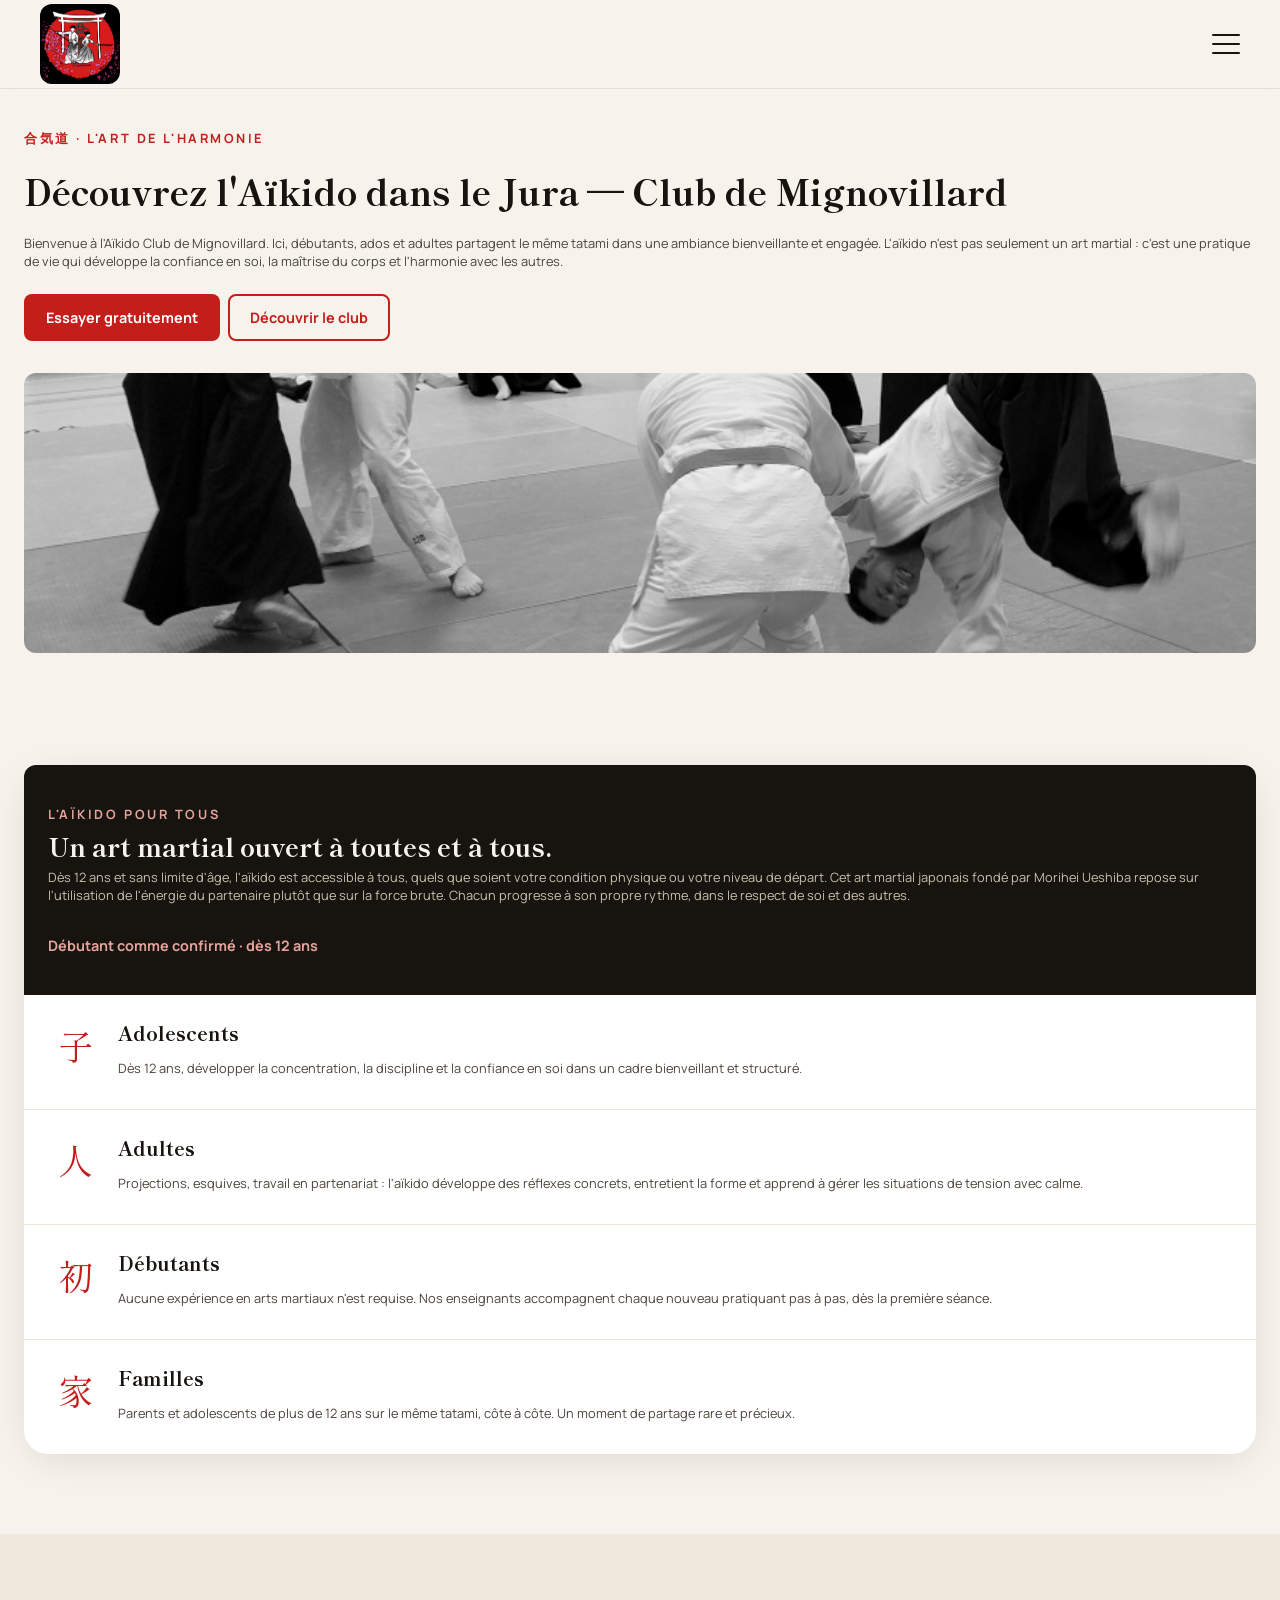
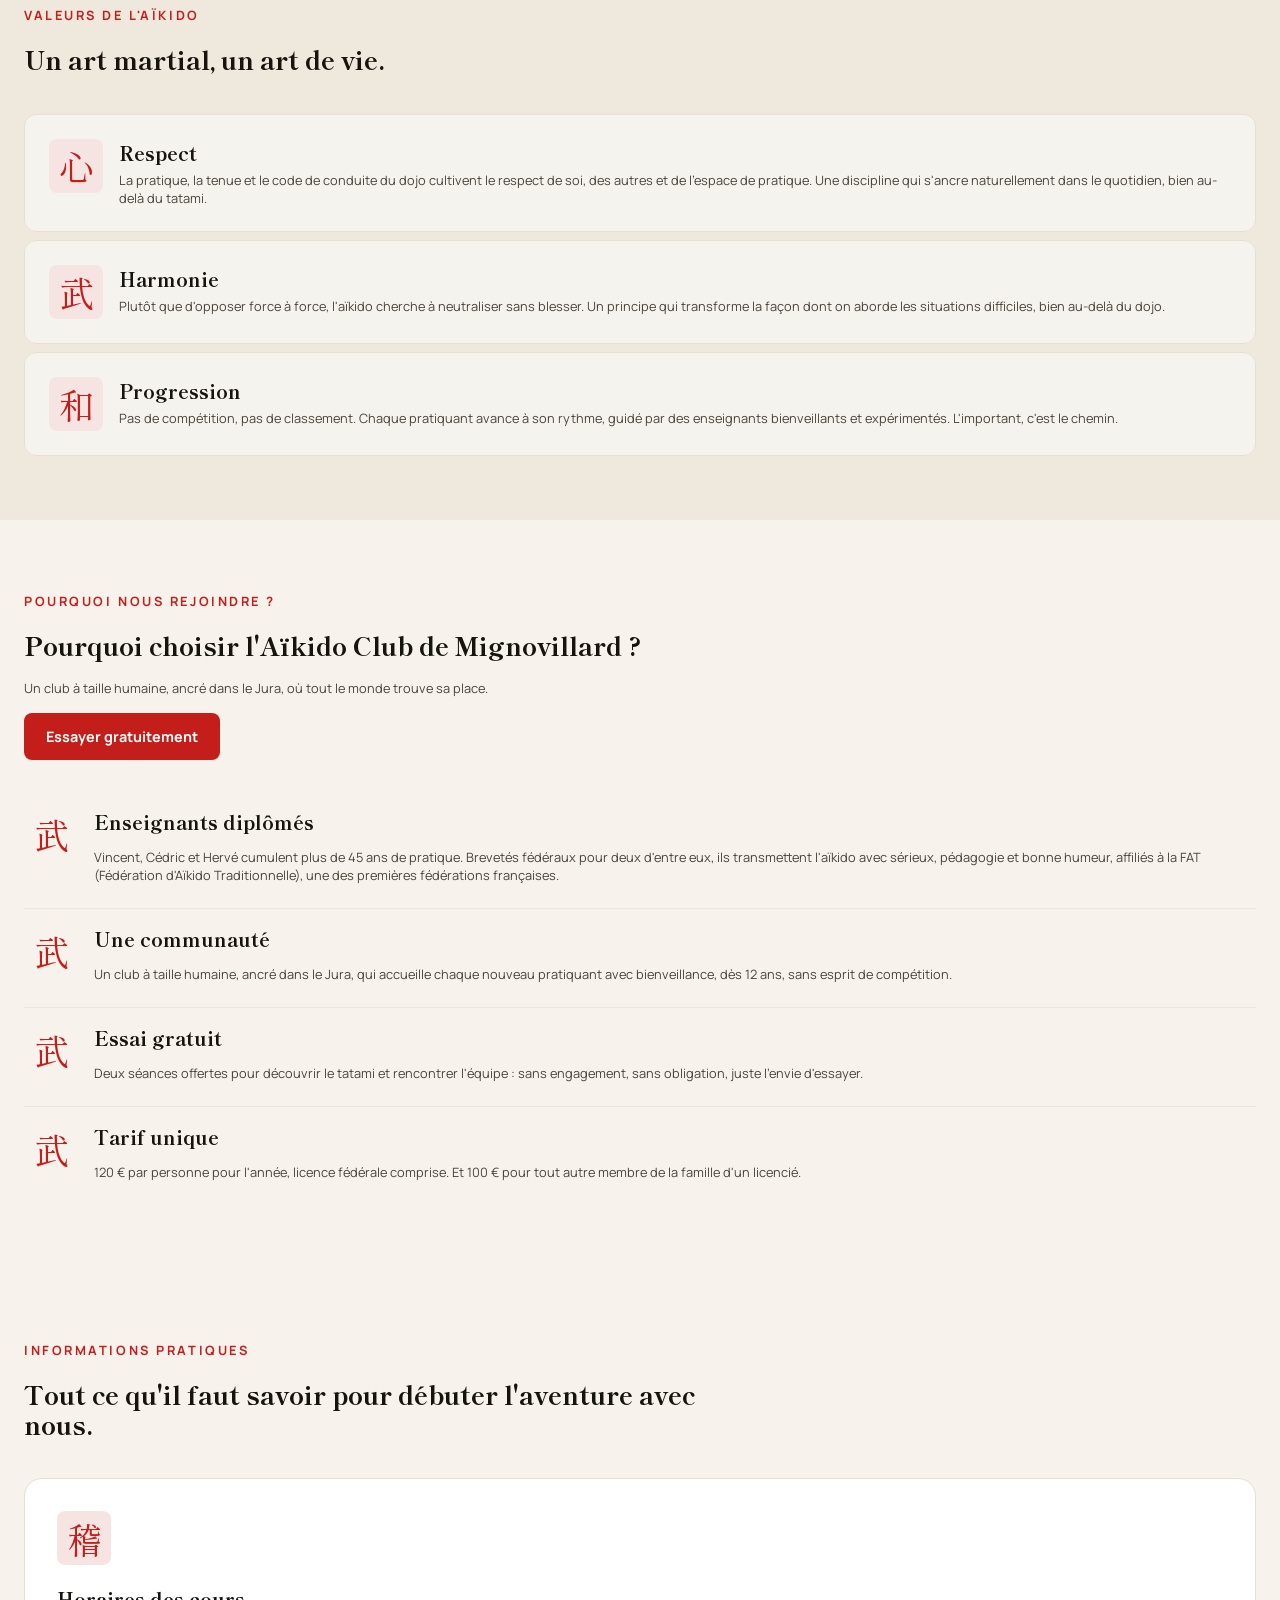
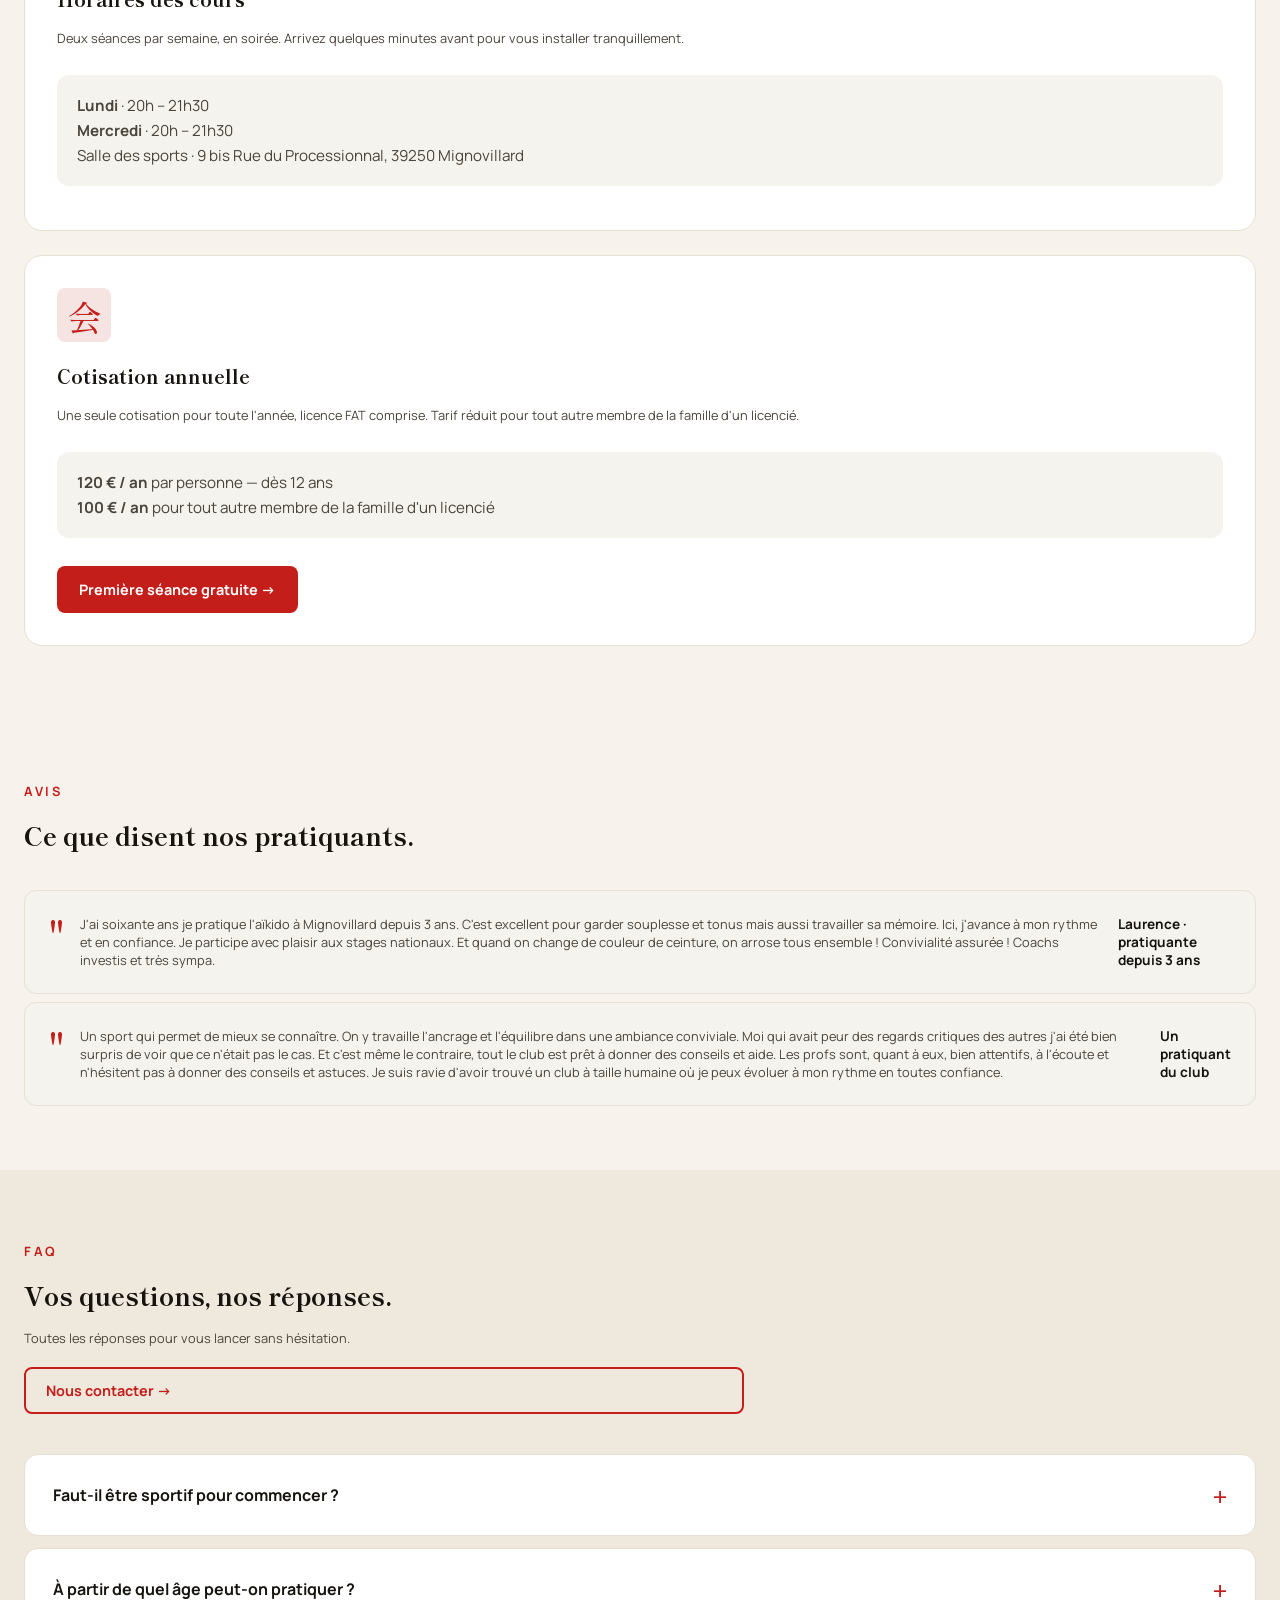
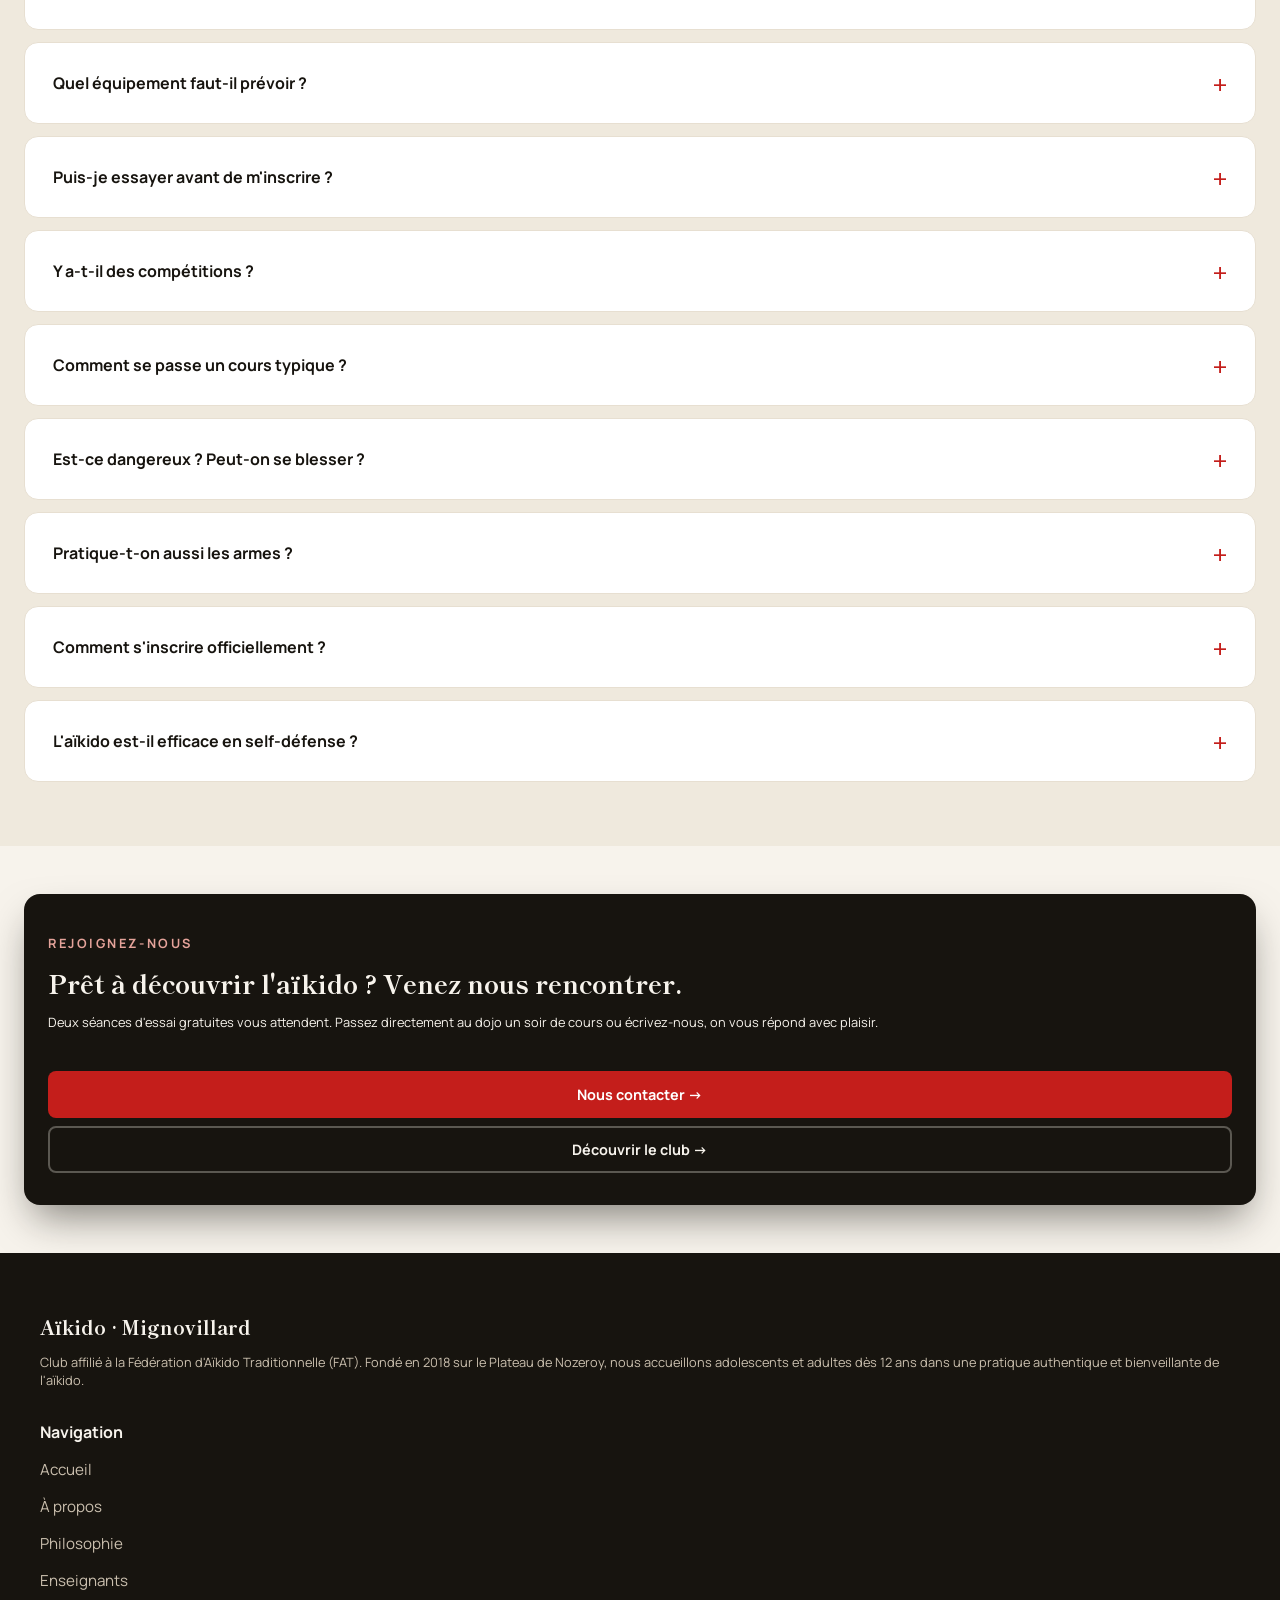
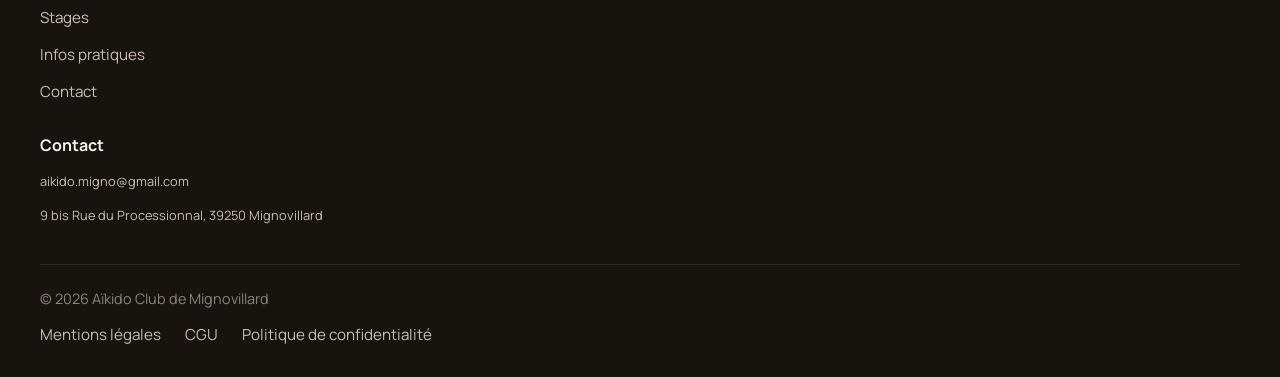
<file: index.html>
<!DOCTYPE html>
<html lang="fr">

<head>
    <meta charset="UTF-8">
    <meta name="viewport" content="width=device-width, initial-scale=1.0">
    <title>Aïkido Club de Mignovillard — Aïkido dans le Jura</title>
    <meta name="description" content="Aïkido Club de Mignovillard — cours d'aïkido dans le Jura, dès 12 ans, débutants bienvenus, deux séances d'essai gratuites.">
    <link rel="stylesheet" href="style.css">
</head>

<body>
    <header>
        <a href="index.html" class="logo"><img src="images/logo_petit.jpeg" alt="Aïkido Club de Mignovillard"></a>
        <button class="burger" id="burger-btn" aria-label="Ouvrir le menu">
            <span></span>
            <span></span>
            <span></span>
        </button>
        <nav id="main-nav">
            <a href="a-propos.html">À propos</a>
            <a href="philosophie.html">Philosophie</a>
            <a href="enseignants.html">Enseignants</a>
            <a href="stages.html">Stages</a>
            <a href="infos-pratiques.html">Infos pratiques</a>
            <a href="contact.html" class="btn-primary">Contact</a>
        </nav>
    </header>

    <main>
        <section id="hero-section">
            <div class="hero-content">
                <p class="eyebrow-dark">合気道 · L'art de l'harmonie</p>
                <h1>Découvrez l'Aïkido dans le Jura — Club de Mignovillard</h1>
                <p>Bienvenue à l'Aïkido Club de Mignovillard. Ici, débutants, ados et adultes partagent le même tatami dans une ambiance bienveillante et engagée. L'aïkido n'est pas seulement un art martial : c'est une pratique de vie qui développe la confiance en soi, la maîtrise du corps et l'harmonie avec les autres.</p>
                <div class="button-group">
                    <a class="btn-primary" href="infos-pratiques.html">Essayer gratuitement</a>
                    <a class="btn-secondary" href="a-propos.html">Découvrir le club</a>
                </div>
            </div>
            <img src="images/entrainement_nb_2026.jpg" alt="Entraînement d'aïkido au dojo : projection sur le tatami">
        </section>

        <section id="for-everyone">
            <div class="split-panel-dark">
                <div class="split-intro">
                    <p class="eyebrow-light">L'aïkido pour tous</p>
                    <h2>Un art martial ouvert à toutes et à tous.</h2>
                    <p>Dès 12 ans et sans limite d'âge, l'aïkido est accessible à tous, quels que soient votre condition physique ou votre niveau de départ. Cet art martial japonais fondé par Morihei Ueshiba repose sur l'utilisation de l'énergie du partenaire plutôt que sur la force brute. Chacun progresse à son propre rythme, dans le respect de soi et des autres.</p>
                </div>
                <p class="tagline">Débutant comme confirmé · dès 12 ans</p>
            </div>
            <div class="split-panel-light">
                <div class="audience-row">
                    <p class="audience-icon">子</p>
                    <div class="card-text">
                        <h3>Adolescents</h3>
                        <p>Dès 12 ans, développer la concentration, la discipline et la confiance en soi dans un cadre bienveillant et structuré.</p>
                    </div>
                </div>
                <div class="audience-row">
                    <p class="audience-icon">人</p>
                    <div class="card-text">
                        <h3>Adultes</h3>
                        <p>Projections, esquives, travail en partenariat : l'aïkido développe des réflexes concrets, entretient la forme et apprend à gérer les situations de tension avec calme.</p>
                    </div>
                </div>
                <div class="audience-row">
                    <p class="audience-icon">初</p>
                    <div class="card-text">
                        <h3>Débutants</h3>
                        <p>Aucune expérience en arts martiaux n'est requise. Nos enseignants accompagnent chaque nouveau pratiquant pas à pas, dès la première séance.</p>
                    </div>
                </div>
                <div class="audience-row">
                    <p class="audience-icon">家</p>
                    <div class="card-text">
                        <h3>Familles</h3>
                        <p>Parents et adolescents de plus de 12 ans sur le même tatami, côte à côte. Un moment de partage rare et précieux.</p>
                    </div>
                </div>
            </div>
        </section>

        <section id="values">
            <div class="section-header">
                <p class="eyebrow-dark">Valeurs de l'aïkido</p>
                <h2>Un art martial, un art de vie.</h2>
            </div>
            <div class="card-group">
                <div class="card">
                    <p class="card-icon">心</p>
                    <div class="card-text">
                        <h3>Respect</h3>
                        <p>La pratique, la tenue et le code de conduite du dojo cultivent le respect de soi, des autres et de l'espace de pratique. Une discipline qui s'ancre naturellement dans le quotidien, bien au-delà du tatami.</p>
                    </div>
                </div>
                <div class="card">
                    <p class="card-icon">武</p>
                    <div class="card-text">
                        <h3>Harmonie</h3>
                        <p>Plutôt que d'opposer force à force, l'aïkido cherche à neutraliser sans blesser. Un principe qui transforme la façon dont on aborde les situations difficiles, bien au-delà du dojo.</p>
                    </div>
                </div>
                <div class="card">
                    <p class="card-icon">和</p>
                    <div class="card-text">
                        <h3>Progression</h3>
                        <p>Pas de compétition, pas de classement. Chaque pratiquant avance à son rythme, guidé par des enseignants bienveillants et expérimentés. L'important, c'est le chemin.</p>
                    </div>
                </div>
            </div>
        </section>

        <section id="why-join">
            <div class="split-layout">
                <div class="split-layout-text">
                    <div class="section-header">
                        <p class="eyebrow-dark">Pourquoi nous rejoindre ?</p>
                        <h2>Pourquoi choisir l'Aïkido Club de Mignovillard ?</h2>
                        <p>Un club à taille humaine, ancré dans le Jura, où tout le monde trouve sa place.</p>
                    </div>
                    <a class="btn-primary" href="infos-pratiques.html">Essayer gratuitement</a>
                </div>
                <div class="reason-list">
                    <div class="audience-row">
                        <p class="audience-icon">武</p>
                        <div class="card-text">
                            <h3>Enseignants diplômés</h3>
                            <p>Vincent, Cédric et Hervé cumulent plus de 45 ans de pratique. Brevetés fédéraux pour deux d'entre eux, ils transmettent l'aïkido avec sérieux, pédagogie et bonne humeur, affiliés à la FAT (Fédération d'Aïkido Traditionnelle), une des premières fédérations françaises.</p>
                        </div>
                    </div>
                    <div class="audience-row">
                        <p class="audience-icon">武</p>
                        <div class="card-text">
                            <h3>Une communauté</h3>
                            <p>Un club à taille humaine, ancré dans le Jura, qui accueille chaque nouveau pratiquant avec bienveillance, dès 12 ans, sans esprit de compétition.</p>
                        </div>
                    </div>
                    <div class="audience-row">
                        <p class="audience-icon">武</p>
                        <div class="card-text">
                            <h3>Essai gratuit</h3>
                            <p>Deux séances offertes pour découvrir le tatami et rencontrer l'équipe : sans engagement, sans obligation, juste l'envie d'essayer.</p>
                        </div>
                    </div>
                    <div class="audience-row">
                        <p class="audience-icon">武</p>
                        <div class="card-text">
                            <h3>Tarif unique</h3>
                            <p>120 € par personne pour l'année, licence fédérale comprise. Et 100 € pour tout autre membre de la famille d'un licencié.</p>
                        </div>
                    </div>
                </div>
            </div>
        </section>

        <section id="practical-info-home">
            <div class="section-header">
                <p class="eyebrow-dark">Informations pratiques</p>
                <h2>Tout ce qu'il faut savoir pour débuter l'aventure avec nous.</h2>
            </div>
            <div class="info-grid">
                <div class="info-card">
                    <p class="card-icon">稽</p>
                    <h3>Horaires des cours</h3>
                    <p>Deux séances par semaine, en soirée. Arrivez quelques minutes avant pour vous installer tranquillement.</p>
                    <div class="info-card-facts">
                        <p><strong>Lundi</strong> · 20h – 21h30</p>
                        <p><strong>Mercredi</strong> · 20h – 21h30</p>
                        <p>Salle des sports · 9 bis Rue du Processionnal, 39250 Mignovillard</p>
                    </div>
                </div>
                <div class="info-card">
                    <p class="card-icon">会</p>
                    <h3>Cotisation annuelle</h3>
                    <p>Une seule cotisation pour toute l'année, licence FAT comprise. Tarif réduit pour tout autre membre de la famille d'un licencié.</p>
                    <div class="info-card-facts">
                        <p><strong>120 € / an</strong> par personne — dès 12 ans</p>
                        <p><strong>100 € / an</strong> pour tout autre membre de la famille d'un licencié</p>
                    </div>
                    <a class="btn-primary" href="infos-pratiques.html">Première séance gratuite →</a>
                </div>
            </div>
        </section>

        <section id="reviews">
            <div class="section-header">
                <p class="eyebrow-dark">Avis</p>
                <h2>Ce que disent nos pratiquants.</h2>
            </div>
            <div class="card-group testimonial-group">
                <div class="card testimonial-card">
                    <p class="quote-mark">"</p>
                    <p>J'ai soixante ans je pratique l'aïkido à Mignovillard depuis 3 ans. C'est excellent pour garder souplesse et tonus mais aussi travailler sa mémoire. Ici, j'avance à mon rythme et en confiance. Je participe avec plaisir aux stages nationaux. Et quand on change de couleur de ceinture, on arrose tous ensemble ! Convivialité assurée ! Coachs investis et très sympa.</p>
                    <p class="testimonial-author">Laurence · pratiquante depuis 3 ans</p>
                </div>
                <div class="card testimonial-card">
                    <p class="quote-mark">"</p>
                    <p>Un sport qui permet de mieux se connaître. On y travaille l'ancrage et l'équilibre dans une ambiance conviviale. Moi qui avait peur des regards critiques des autres j'ai été bien surpris de voir que ce n'était pas le cas. Et c'est même le contraire, tout le club est prêt à donner des conseils et aide. Les profs sont, quant à eux, bien attentifs, à l'écoute et n'hésitent pas à donner des conseils et astuces. Je suis ravie d'avoir trouvé un club à taille humaine où je peux évoluer à mon rythme en toutes confiance.</p>
                    <p class="testimonial-author">Un pratiquant du club</p>
                </div>
            </div>
        </section>

        <section id="faq">
            <div class="section-header">
                <p class="eyebrow-dark">FAQ</p>
                <h2>Vos questions, nos réponses.</h2>
                <p>Toutes les réponses pour vous lancer sans hésitation.</p>
                <a class="btn-secondary" href="contact.html">Nous contacter →</a>
            </div>
            <div class="faq-list">
                <details class="faq-item">
                    <summary>Faut-il être sportif pour commencer ?</summary>
                    <p>Non. L'aïkido s'adapte à chacun : on ne recherche ni la force ni la performance, mais la justesse du mouvement. Chacun progresse à son rythme, quel que soit son niveau de départ.</p>
                </details>
                <details class="faq-item">
                    <summary>À partir de quel âge peut-on pratiquer ?</summary>
                    <p>Nous accueillons les pratiquants à partir de 12 ans. Il n'y a pas d'âge maximum : l'aïkido se pratique tout au long de la vie.</p>
                </details>
                <details class="faq-item">
                    <summary>Quel équipement faut-il prévoir ?</summary>
                    <p>Rien de spécial pour commencer. Une tenue de sport souple suffit pour les premières séances. Le keikogi (kimono d'aïkido) sera à prévoir une fois inscrit.</p>
                </details>
                <details class="faq-item">
                    <summary>Puis-je essayer avant de m'inscrire ?</summary>
                    <p>Oui. Deux séances d'essai gratuites sont offertes à tout nouveau venu, sans inscription préalable et sans aucun engagement. Venez simplement à l'heure du cours.</p>
                </details>
                <details class="faq-item">
                    <summary>Y a-t-il des compétitions ?</summary>
                    <p>Non. L'aïkido est un art martial non compétitif. La progression se mesure par des passages de grades, dans un esprit de dépassement de soi plutôt que de confrontation.</p>
                </details>
                <details class="faq-item">
                    <summary>Comment se passe un cours typique ?</summary>
                    <p>Le cours commence par un échauffement, suivi du travail technique en partenariat (projections, esquives, clés) et se termine par un retour au calme. Une ambiance studieuse mais détendue.</p>
                </details>
                <details class="faq-item">
                    <summary>Est-ce dangereux ? Peut-on se blesser ?</summary>
                    <p>Comme tout art martial, des précautions sont prises. Les chutes s'apprennent progressivement et le travail en partenariat se fait dans le respect de l'autre. Les blessures graves sont rares.</p>
                </details>
                <details class="faq-item">
                    <summary>Pratique-t-on aussi les armes ?</summary>
                    <p>Oui. L'aïkido intègre le travail aux armes traditionnelles japonaises : le bokken (sabre en bois), le tantō (couteau ou poignard en bois), le katana (sabre japonais) et le jo (bâton). Ces pratiques sont introduites progressivement selon le niveau.</p>
                </details>
                <details class="faq-item">
                    <summary>Comment s'inscrire officiellement ?</summary>
                    <p>Après vos séances d'essai, il suffit de remplir un bulletin d'adhésion et de régler la cotisation annuelle. Nos enseignants vous guident à chaque étape.</p>
                </details>
                <details class="faq-item">
                    <summary>L'aïkido est-il efficace en self-défense ?</summary>
                    <p>Oui, dans le sens où l'aïkido apprend à esquiver, déséquilibrer, projeter et contrôler un adversaire sans escalade de violence. L'objectif n'est pas de blesser, mais de neutraliser une situation de tension avec le minimum de force nécessaire.</p>
                </details>
            </div>
        </section>

        <section id="join-cta">
            <div class="cta-card">
                <div class="cta-text">
                    <p class="eyebrow-light">Rejoignez-nous</p>
                    <h2>Prêt à découvrir l'aïkido ? Venez nous rencontrer.</h2>
                    <p>Deux séances d'essai gratuites vous attendent. Passez directement au dojo un soir de cours ou écrivez-nous, on vous répond avec plaisir.</p>
                </div>
                <div class="button-group">
                    <a class="btn-primary" href="contact.html">Nous contacter →</a>
                    <a class="btn-ghost" href="a-propos.html">Découvrir le club →</a>
                </div>
            </div>
        </section>
    </main>

    <footer>
        <div class="footer-columns">
            <div class="footer-brand">
                <h3>Aïkido · Mignovillard</h3>
                <p>Club affilié à la Fédération d'Aïkido Traditionnelle (FAT). Fondé en 2018 sur le Plateau de Nozeroy, nous accueillons adolescents et adultes dès 12 ans dans une pratique authentique et bienveillante de l'aïkido.</p>
            </div>
            <div class="footer-nav">
                <h4>Navigation</h4>
                <a href="index.html" class="tlink">Accueil</a>
                <a href="a-propos.html" class="tlink">À propos</a>
                <a href="philosophie.html" class="tlink">Philosophie</a>
                <a href="enseignants.html" class="tlink">Enseignants</a>
                <a href="stages.html" class="tlink">Stages</a>
                <a href="infos-pratiques.html" class="tlink">Infos pratiques</a>
                <a href="contact.html" class="tlink">Contact</a>
            </div>
            <div class="footer-contact">
                <h4>Contact</h4>
                <p>aikido.migno@gmail.com</p>
                <p>9 bis Rue du Processionnal, 39250 Mignovillard</p>
            </div>
        </div>
        <div class="footer-bottom">
            <p>© 2026 Aïkido Club de Mignovillard</p>
            <div class="footer-legal">
                <a href="mentions-legales.html" class="tlink">Mentions légales</a>
                <a href="cgu.html" class="tlink">CGU</a>
                <a href="politique-confidentialite.html" class="tlink">Politique de confidentialité</a>
            </div>
        </div>
    </footer>
    <script src="script.js"></script>
</body>
</html>
</file>
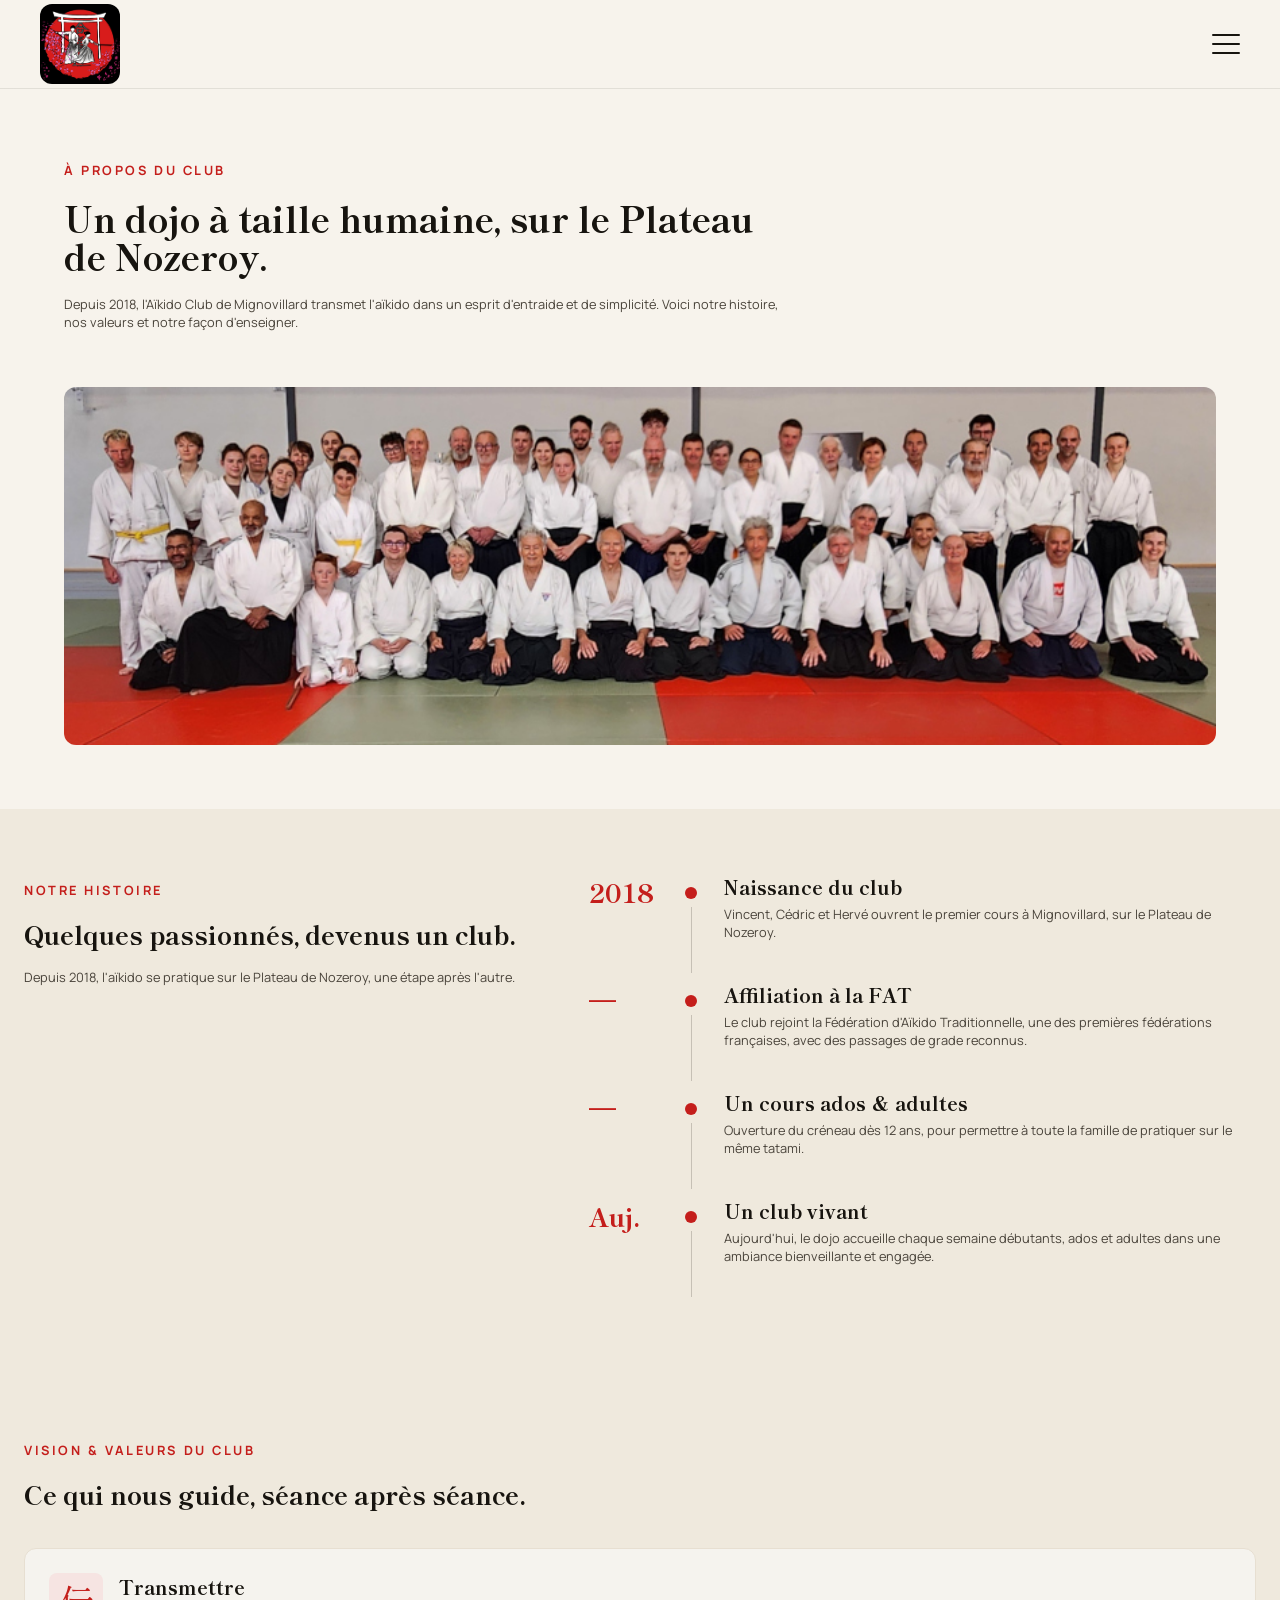
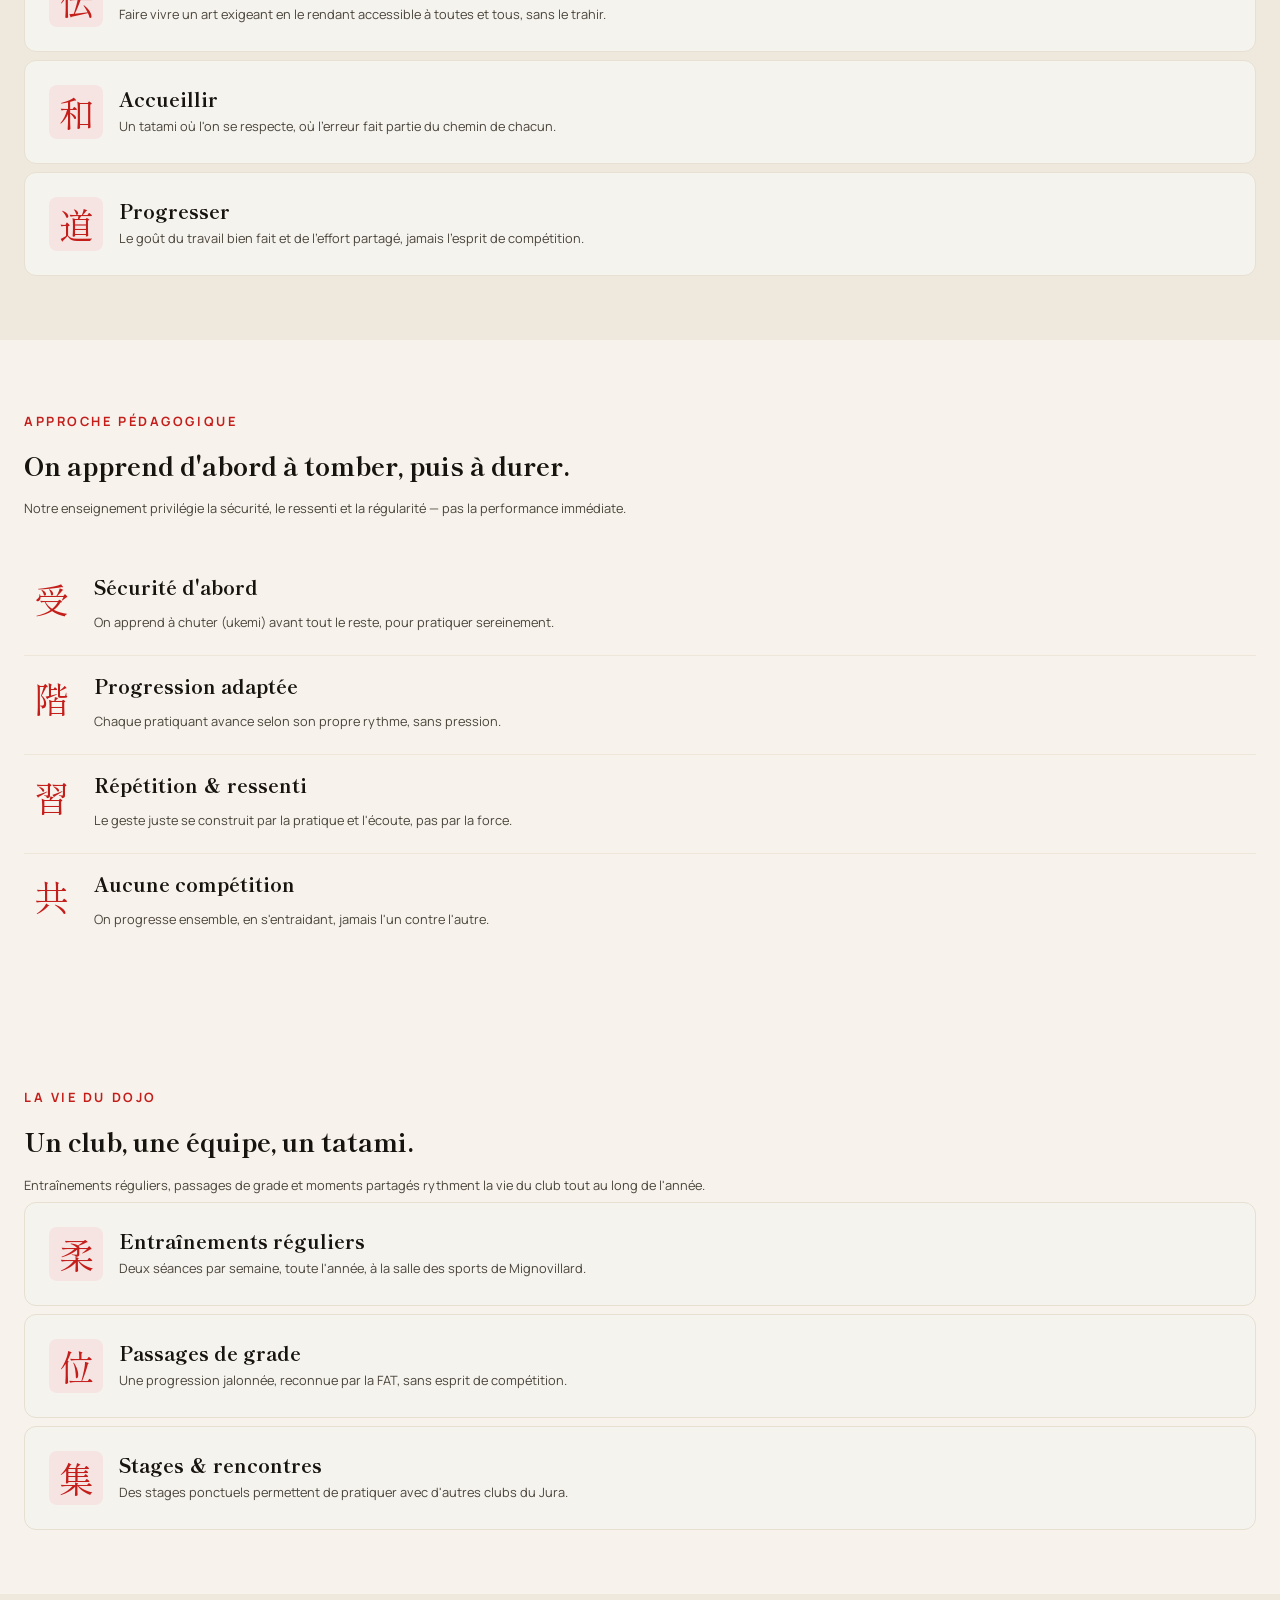
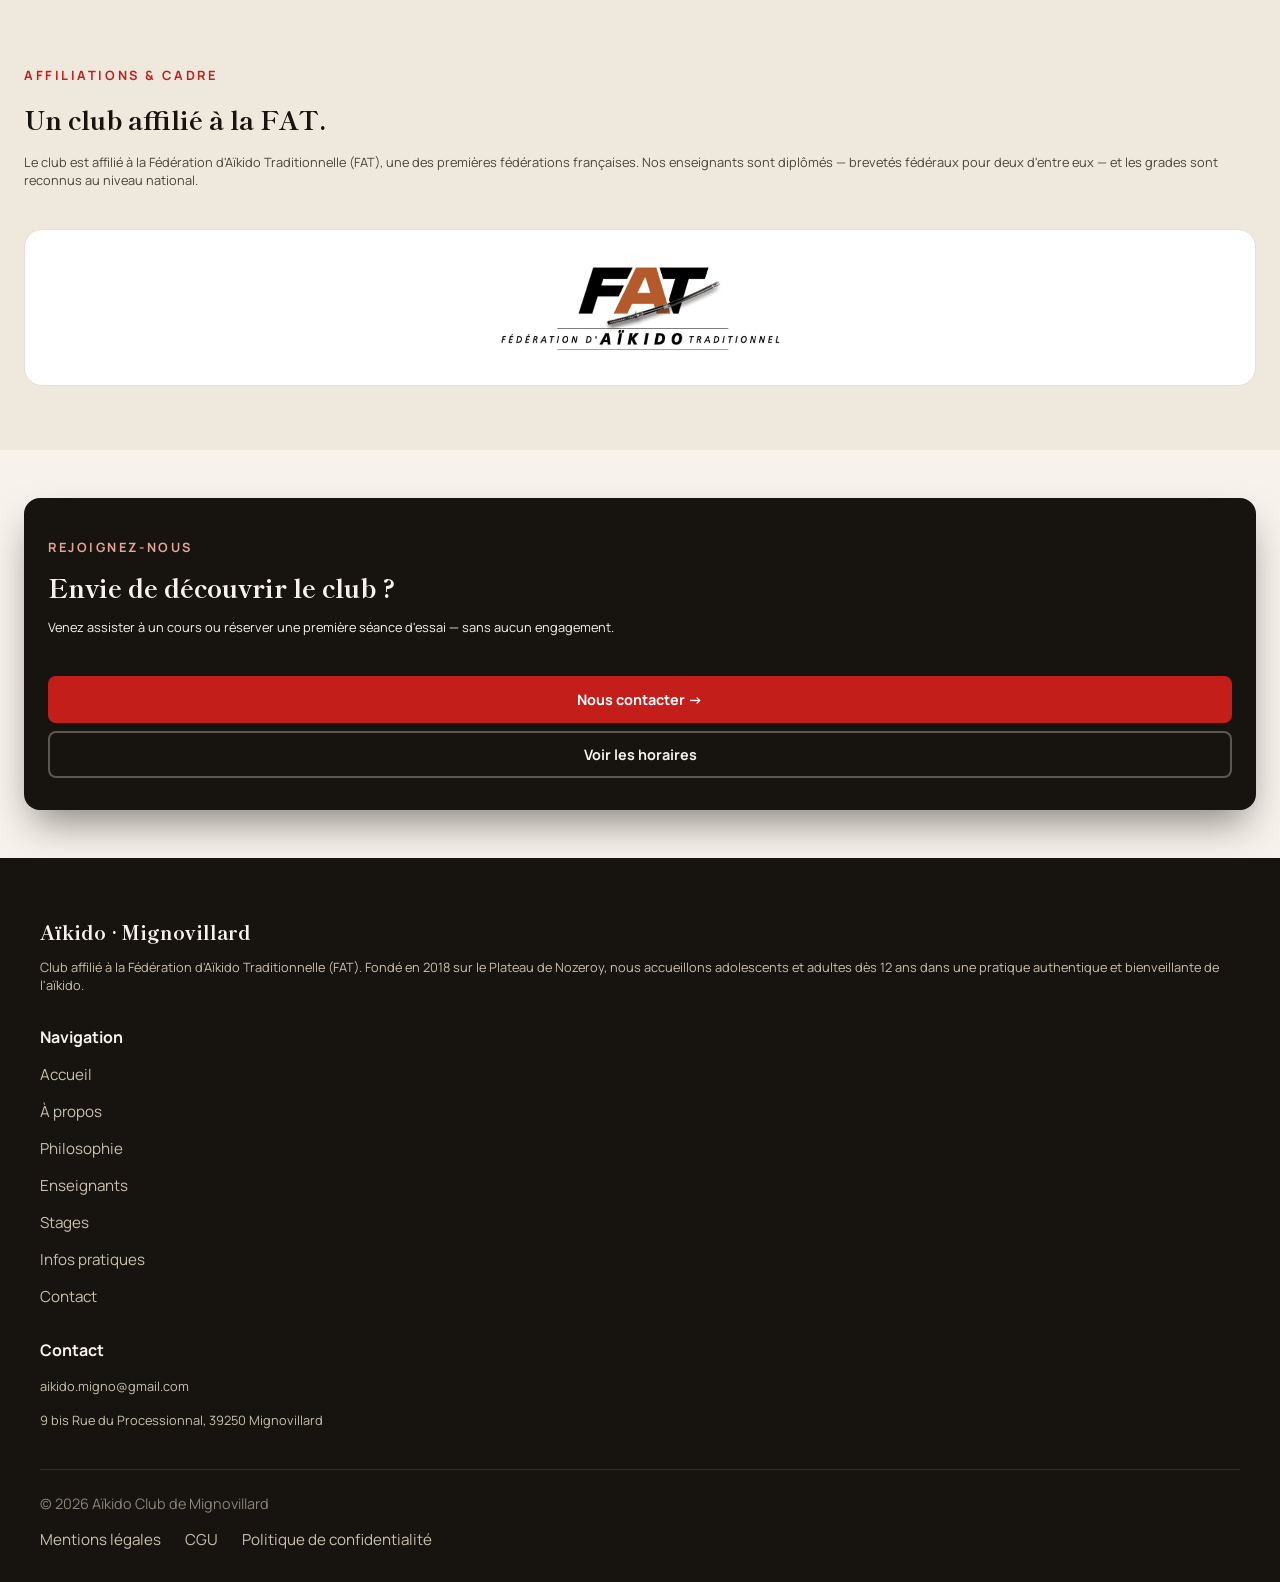
<file: a-propos.html>
<!DOCTYPE html>
<html lang="fr">

<head>
    <meta charset="UTF-8">
    <meta name="viewport" content="width=device-width, initial-scale=1.0">
    <title>À propos — Aïkido Club de Mignovillard</title>
    <meta name="description" content="Aïkido Club de Mignovillard — cours d'aïkido dans le Jura, dès 12 ans, débutants bienvenus, deux séances d'essai gratuites.">
    <link rel="stylesheet" href="style.css">
</head>

<body>
    <header>
        <a href="index.html" class="logo"><img src="images/logo_petit.jpeg" alt="Aïkido Club de Mignovillard"></a>
        <button class="burger" id="burger-btn" aria-label="Ouvrir le menu">
            <span></span>
            <span></span>
            <span></span>
        </button>
        <nav id="main-nav">
            <a href="a-propos.html" class="active">À propos</a>
            <a href="philosophie.html">Philosophie</a>
            <a href="enseignants.html">Enseignants</a>
            <a href="stages.html">Stages</a>
            <a href="infos-pratiques.html">Infos pratiques</a>
            <a href="contact.html" class="btn-primary">Contact</a>
        </nav>
    </header>

    <main>
        <section id="about-hero">
            <div class="section-header">
                <p class="eyebrow-dark">À propos du club</p>
                <h1>Un dojo à taille humaine, sur le Plateau de Nozeroy.</h1>
                <p>Depuis 2018, l'Aïkido Club de Mignovillard transmet l'aïkido dans un esprit d'entraide et de simplicité. Voici notre histoire, nos valeurs et notre façon d'enseigner.</p>
            </div>
            <img src="images/photo_groupe_2026.jpg" alt="Photo de groupe des pratiquants d'aïkido en keikogi et hakama, 2026">
        </section>

        <section id="history">
            <div class="section-header">
                <p class="eyebrow-dark">Notre histoire</p>
                <h2>Quelques passionnés, devenus un club.</h2>
                <p>Depuis 2018, l'aïkido se pratique sur le Plateau de Nozeroy, une étape après l'autre.</p>
            </div>
            <div class="timeline">
                <div class="timeline-entry">
                    <p class="section-title">2018</p>
                    <div class="entry-row">
                        <div class="entry-marker">
                            <div class="dot"></div>
                            <div class="line"></div>
                        </div>
                        <div class="entry-content">
                            <h3>Naissance du club</h3>
                            <p>Vincent, Cédric et Hervé ouvrent le premier cours à Mignovillard, sur le Plateau de Nozeroy.</p>
                        </div>
                    </div>
                </div>
                <div class="timeline-entry">
                    <p class="section-title">—</p>
                    <div class="entry-row">
                        <div class="entry-marker">
                            <div class="dot"></div>
                            <div class="line"></div>
                        </div>
                        <div class="entry-content">
                            <h3>Affiliation à la FAT</h3>
                            <p>Le club rejoint la Fédération d'Aïkido Traditionnelle, une des premières fédérations françaises, avec des passages de grade reconnus.</p>
                        </div>
                    </div>
                </div>
                <div class="timeline-entry">
                    <p class="section-title">—</p>
                    <div class="entry-row">
                        <div class="entry-marker">
                            <div class="dot"></div>
                            <div class="line"></div>
                        </div>
                        <div class="entry-content">
                            <h3>Un cours ados & adultes</h3>
                            <p>Ouverture du créneau dès 12 ans, pour permettre à toute la famille de pratiquer sur le même tatami.</p>
                        </div>
                    </div>
                </div>
                <div class="timeline-entry">
                    <p class="section-title">Auj.</p>
                    <div class="entry-row">
                        <div class="entry-marker">
                            <div class="dot"></div>
                            <div class="line"></div>
                        </div>
                        <div class="entry-content">
                            <h3>Un club vivant</h3>
                            <p>Aujourd'hui, le dojo accueille chaque semaine débutants, ados et adultes dans une ambiance bienveillante et engagée.</p>
                        </div>
                    </div>
                </div>
            </div>
        </section>

        <section id="club-values">
            <div class="section-header">
                <p class="eyebrow-dark">Vision & valeurs du club</p>
                <h2>Ce qui nous guide, séance après séance.</h2>
            </div>
            <div class="card-group">
                <div class="card">
                    <p class="card-icon">伝</p>
                    <div class="card-text">
                        <h3>Transmettre</h3>
                        <p>Faire vivre un art exigeant en le rendant accessible à toutes et tous, sans le trahir.</p>
                    </div>
                </div>
                <div class="card">
                    <p class="card-icon">和</p>
                    <div class="card-text">
                        <h3>Accueillir</h3>
                        <p>Un tatami où l'on se respecte, où l'erreur fait partie du chemin de chacun.</p>
                    </div>
                </div>
                <div class="card">
                    <p class="card-icon">道</p>
                    <div class="card-text">
                        <h3>Progresser</h3>
                        <p>Le goût du travail bien fait et de l'effort partagé, jamais l'esprit de compétition.</p>
                    </div>
                </div>
            </div>
        </section>

        <section id="pedagogy">
            <div class="split-layout">
                <div class="split-layout-text">
                    <div class="section-header">
                        <p class="eyebrow-dark">Approche pédagogique</p>
                        <h2>On apprend d'abord à tomber, puis à durer.</h2>
                        <p>Notre enseignement privilégie la sécurité, le ressenti et la régularité — pas la performance immédiate.</p>
                    </div>
                </div>
                <div class="reason-list">
                    <div class="audience-row">
                        <p class="audience-icon">受</p>
                        <div class="card-text">
                            <h3>Sécurité d'abord</h3>
                            <p>On apprend à chuter (ukemi) avant tout le reste, pour pratiquer sereinement.</p>
                        </div>
                    </div>
                    <div class="audience-row">
                        <p class="audience-icon">階</p>
                        <div class="card-text">
                            <h3>Progression adaptée</h3>
                            <p>Chaque pratiquant avance selon son propre rythme, sans pression.</p>
                        </div>
                    </div>
                    <div class="audience-row">
                        <p class="audience-icon">習</p>
                        <div class="card-text">
                            <h3>Répétition & ressenti</h3>
                            <p>Le geste juste se construit par la pratique et l'écoute, pas par la force.</p>
                        </div>
                    </div>
                    <div class="audience-row">
                        <p class="audience-icon">共</p>
                        <div class="card-text">
                            <h3>Aucune compétition</h3>
                            <p>On progresse ensemble, en s'entraidant, jamais l'un contre l'autre.</p>
                        </div>
                    </div>
                </div>
            </div>
        </section>

        <section id="dojo-life">
            <div class="section-header">
                <p class="eyebrow-dark">La vie du dojo</p>
                <h2>Un club, une équipe, un tatami.</h2>
                <p>Entraînements réguliers, passages de grade et moments partagés rythment la vie du club tout au long de l'année.</p>
            </div>
            <div class="card-group">
                <div class="card">
                    <p class="card-icon">柔</p>
                    <div class="card-text">
                        <h3>Entraînements réguliers</h3>
                        <p>Deux séances par semaine, toute l'année, à la salle des sports de Mignovillard.</p>
                    </div>
                </div>
                <div class="card">
                    <p class="card-icon">位</p>
                    <div class="card-text">
                        <h3>Passages de grade</h3>
                        <p>Une progression jalonnée, reconnue par la FAT, sans esprit de compétition.</p>
                    </div>
                </div>
                <div class="card">
                    <p class="card-icon">集</p>
                    <div class="card-text">
                        <h3>Stages & rencontres</h3>
                        <p>Des stages ponctuels permettent de pratiquer avec d'autres clubs du Jura.</p>
                    </div>
                </div>
            </div>
        </section>

        <section id="affiliation">
            <div class="affiliation-card">
                <div class="affiliation-text">
                    <p class="eyebrow-dark">Affiliations & cadre</p>
                    <h2>Un club affilié à la FAT.</h2>
                    <p>Le club est affilié à la Fédération d'Aïkido Traditionnelle (FAT), une des premières fédérations françaises. Nos enseignants sont diplômés — brevetés fédéraux pour deux d'entre eux — et les grades sont reconnus au niveau national.</p>
                </div>
                <div class="affiliation-logos">
                    <div class="logo-card">
                        <img src="images/fat_logo.jpg" alt="Logo de la Fédération d'Aïkido Traditionnelle (FAT)">
                    </div>
                </div>
            </div>
        </section>

        <section id="join-cta">
            <div class="cta-card">
                <div class="cta-text">
                    <p class="eyebrow-light">Rejoignez-nous</p>
                    <h2>Envie de découvrir le club ?</h2>
                    <p>Venez assister à un cours ou réserver une première séance d'essai — sans aucun engagement.</p>
                </div>
                <div class="button-group">
                    <a class="btn-primary" href="contact.html">Nous contacter →</a>
                    <a class="btn-ghost" href="infos-pratiques.html">Voir les horaires</a>
                </div>
            </div>
        </section>
    </main>

    <footer>
        <div class="footer-columns">
            <div class="footer-brand">
                <h3>Aïkido · Mignovillard</h3>
                <p>Club affilié à la Fédération d'Aïkido Traditionnelle (FAT). Fondé en 2018 sur le Plateau de Nozeroy, nous accueillons adolescents et adultes dès 12 ans dans une pratique authentique et bienveillante de l'aïkido.</p>
            </div>
            <div class="footer-nav">
                <h4>Navigation</h4>
                <a href="index.html" class="tlink">Accueil</a>
                <a href="a-propos.html" class="tlink">À propos</a>
                <a href="philosophie.html" class="tlink">Philosophie</a>
                <a href="enseignants.html" class="tlink">Enseignants</a>
                <a href="stages.html" class="tlink">Stages</a>
                <a href="infos-pratiques.html" class="tlink">Infos pratiques</a>
                <a href="contact.html" class="tlink">Contact</a>
            </div>
            <div class="footer-contact">
                <h4>Contact</h4>
                <p>aikido.migno@gmail.com</p>
                <p>9 bis Rue du Processionnal, 39250 Mignovillard</p>
            </div>
        </div>
        <div class="footer-bottom">
            <p>© 2026 Aïkido Club de Mignovillard</p>
            <div class="footer-legal">
                <a href="mentions-legales.html" class="tlink">Mentions légales</a>
                <a href="cgu.html" class="tlink">CGU</a>
                <a href="politique-confidentialite.html" class="tlink">Politique de confidentialité</a>
            </div>
        </div>
    </footer>
    <script src="script.js"></script>
</body>
</html>
</file>
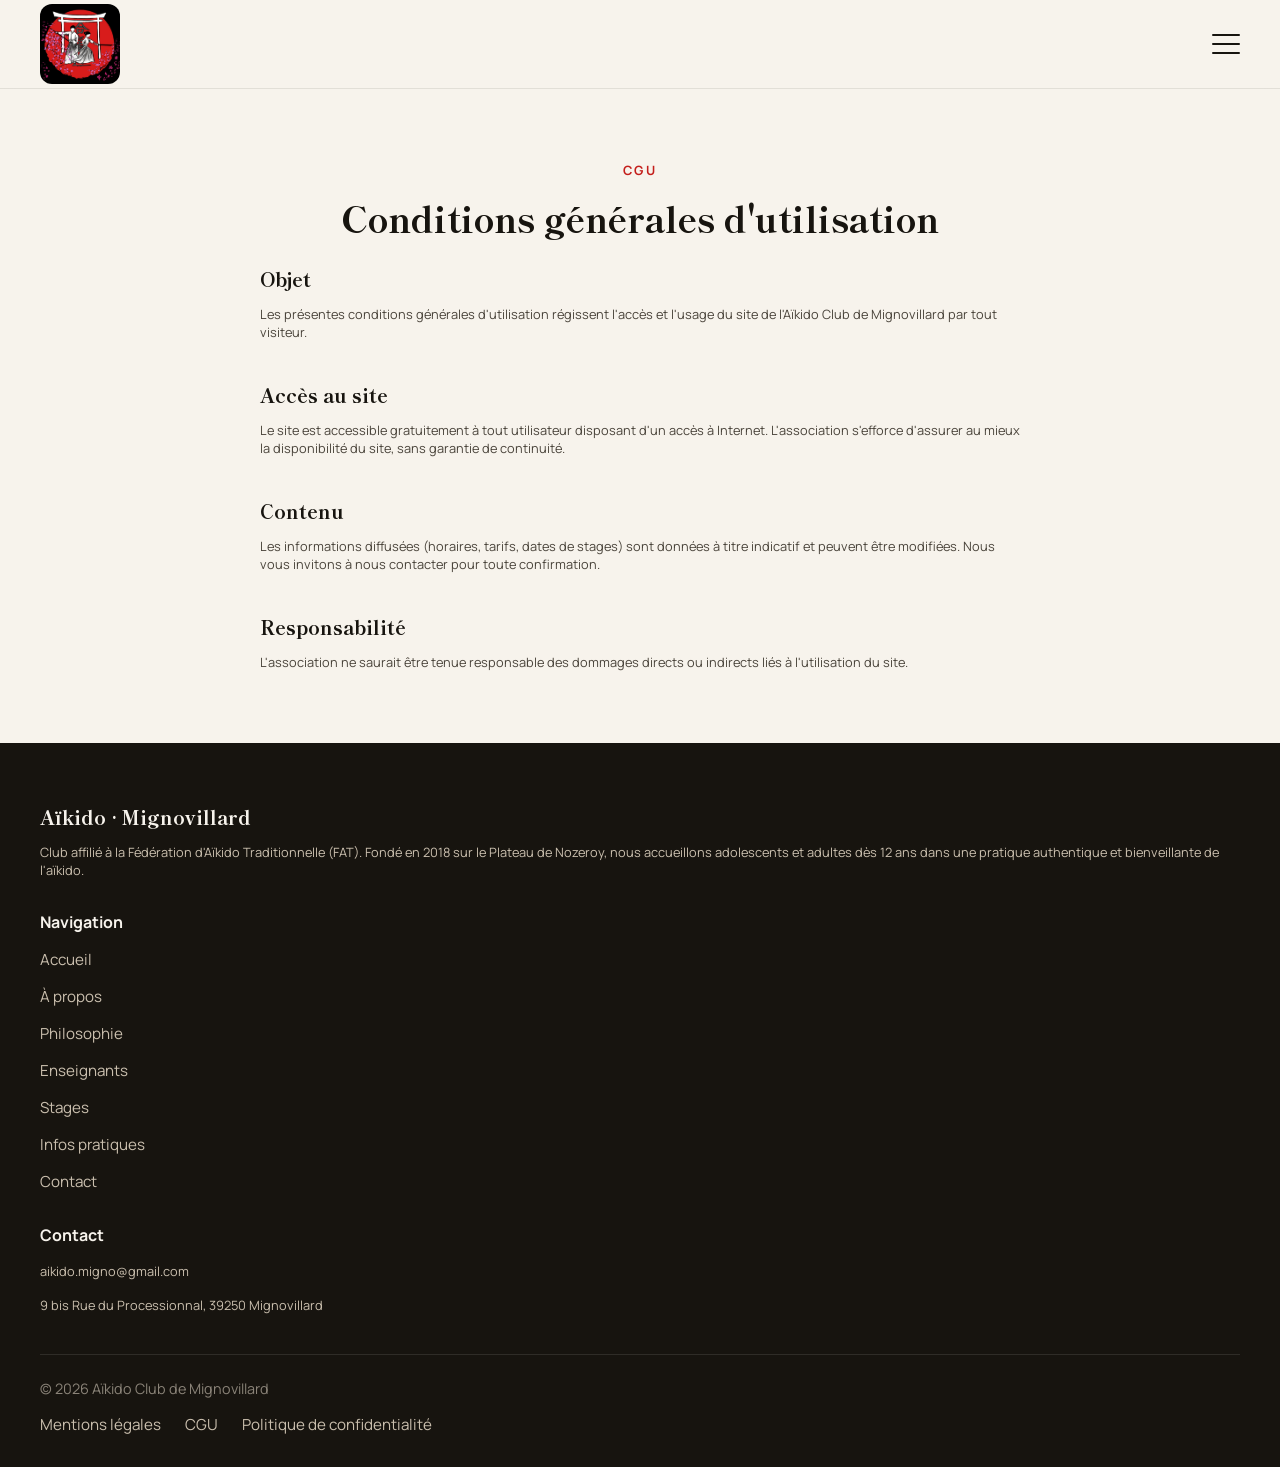
<file: cgu.html>
<!DOCTYPE html>
<html lang="fr">

<head>
    <meta charset="UTF-8">
    <meta name="viewport" content="width=device-width, initial-scale=1.0">
    <title>CGU — Aïkido Club de Mignovillard</title>
    <meta name="description" content="Aïkido Club de Mignovillard — cours d'aïkido dans le Jura, dès 12 ans, débutants bienvenus, deux séances d'essai gratuites.">
    <link rel="stylesheet" href="style.css">
</head>

<body>
    <header>
        <a href="index.html" class="logo"><img src="images/logo_petit.jpeg" alt="Aïkido Club de Mignovillard"></a>
        <button class="burger" id="burger-btn" aria-label="Ouvrir le menu">
            <span></span>
            <span></span>
            <span></span>
        </button>
        <nav id="main-nav">
            <a href="a-propos.html">À propos</a>
            <a href="philosophie.html">Philosophie</a>
            <a href="enseignants.html">Enseignants</a>
            <a href="stages.html">Stages</a>
            <a href="infos-pratiques.html">Infos pratiques</a>
            <a href="contact.html" class="btn-primary">Contact</a>
        </nav>
    </header>

    <main>
        <section id="legal-content">
            <div class="section-header">
                <p class="eyebrow-dark">CGU</p>
                <h1>Conditions générales d'utilisation</h1>
            </div>
            <div class="legal-text">
                <h3>Objet</h3>
                <p>Les présentes conditions générales d'utilisation régissent l'accès et l'usage du site de l'Aïkido Club de Mignovillard par tout visiteur.</p>
                <h3>Accès au site</h3>
                <p>Le site est accessible gratuitement à tout utilisateur disposant d'un accès à Internet. L'association s'efforce d'assurer au mieux la disponibilité du site, sans garantie de continuité.</p>
                <h3>Contenu</h3>
                <p>Les informations diffusées (horaires, tarifs, dates de stages) sont données à titre indicatif et peuvent être modifiées. Nous vous invitons à nous contacter pour toute confirmation.</p>
                <h3>Responsabilité</h3>
                <p>L'association ne saurait être tenue responsable des dommages directs ou indirects liés à l'utilisation du site.</p>
            </div>
        </section>
    </main>

    <footer>
        <div class="footer-columns">
            <div class="footer-brand">
                <h3>Aïkido · Mignovillard</h3>
                <p>Club affilié à la Fédération d'Aïkido Traditionnelle (FAT). Fondé en 2018 sur le Plateau de Nozeroy, nous accueillons adolescents et adultes dès 12 ans dans une pratique authentique et bienveillante de l'aïkido.</p>
            </div>
            <div class="footer-nav">
                <h4>Navigation</h4>
                <a href="index.html" class="tlink">Accueil</a>
                <a href="a-propos.html" class="tlink">À propos</a>
                <a href="philosophie.html" class="tlink">Philosophie</a>
                <a href="enseignants.html" class="tlink">Enseignants</a>
                <a href="stages.html" class="tlink">Stages</a>
                <a href="infos-pratiques.html" class="tlink">Infos pratiques</a>
                <a href="contact.html" class="tlink">Contact</a>
            </div>
            <div class="footer-contact">
                <h4>Contact</h4>
                <p>aikido.migno@gmail.com</p>
                <p>9 bis Rue du Processionnal, 39250 Mignovillard</p>
            </div>
        </div>
        <div class="footer-bottom">
            <p>© 2026 Aïkido Club de Mignovillard</p>
            <div class="footer-legal">
                <a href="mentions-legales.html" class="tlink">Mentions légales</a>
                <a href="cgu.html" class="tlink">CGU</a>
                <a href="politique-confidentialite.html" class="tlink">Politique de confidentialité</a>
            </div>
        </div>
    </footer>
    <script src="script.js"></script>
</body>
</html>
</file>
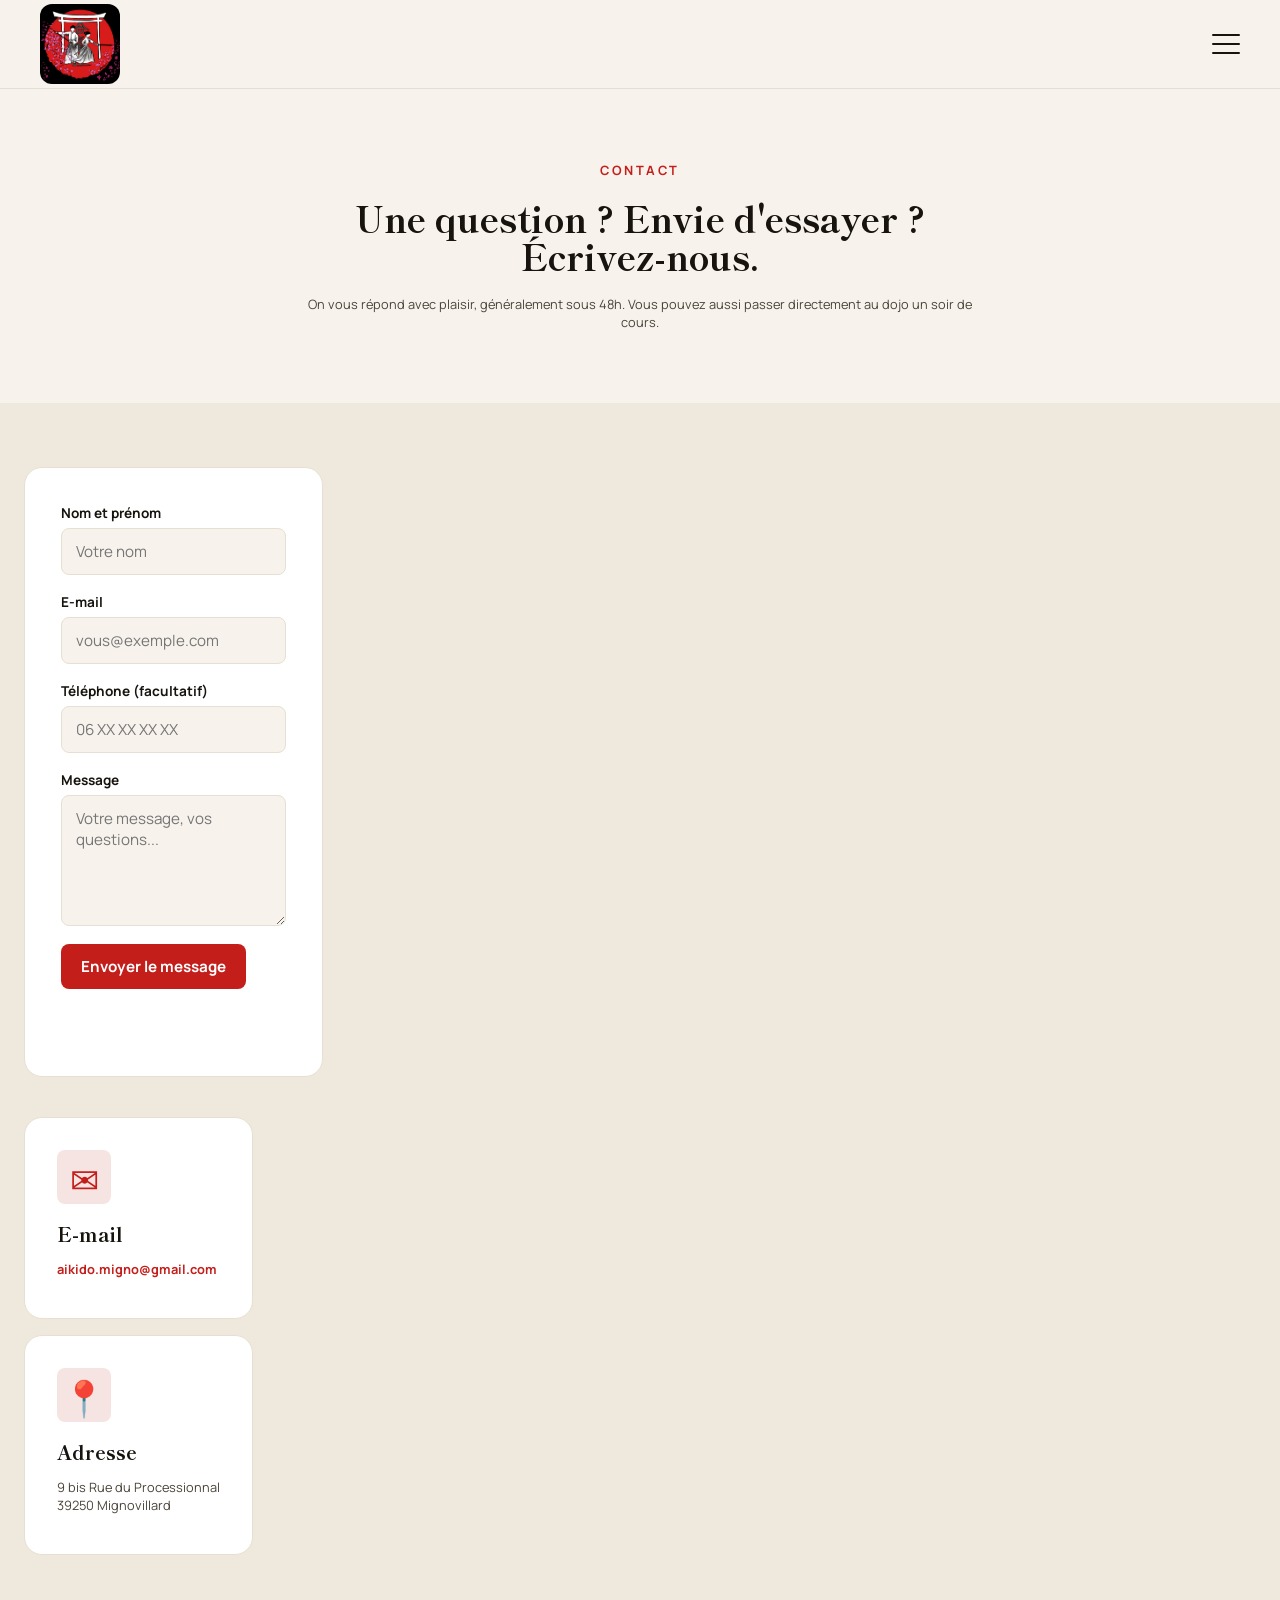
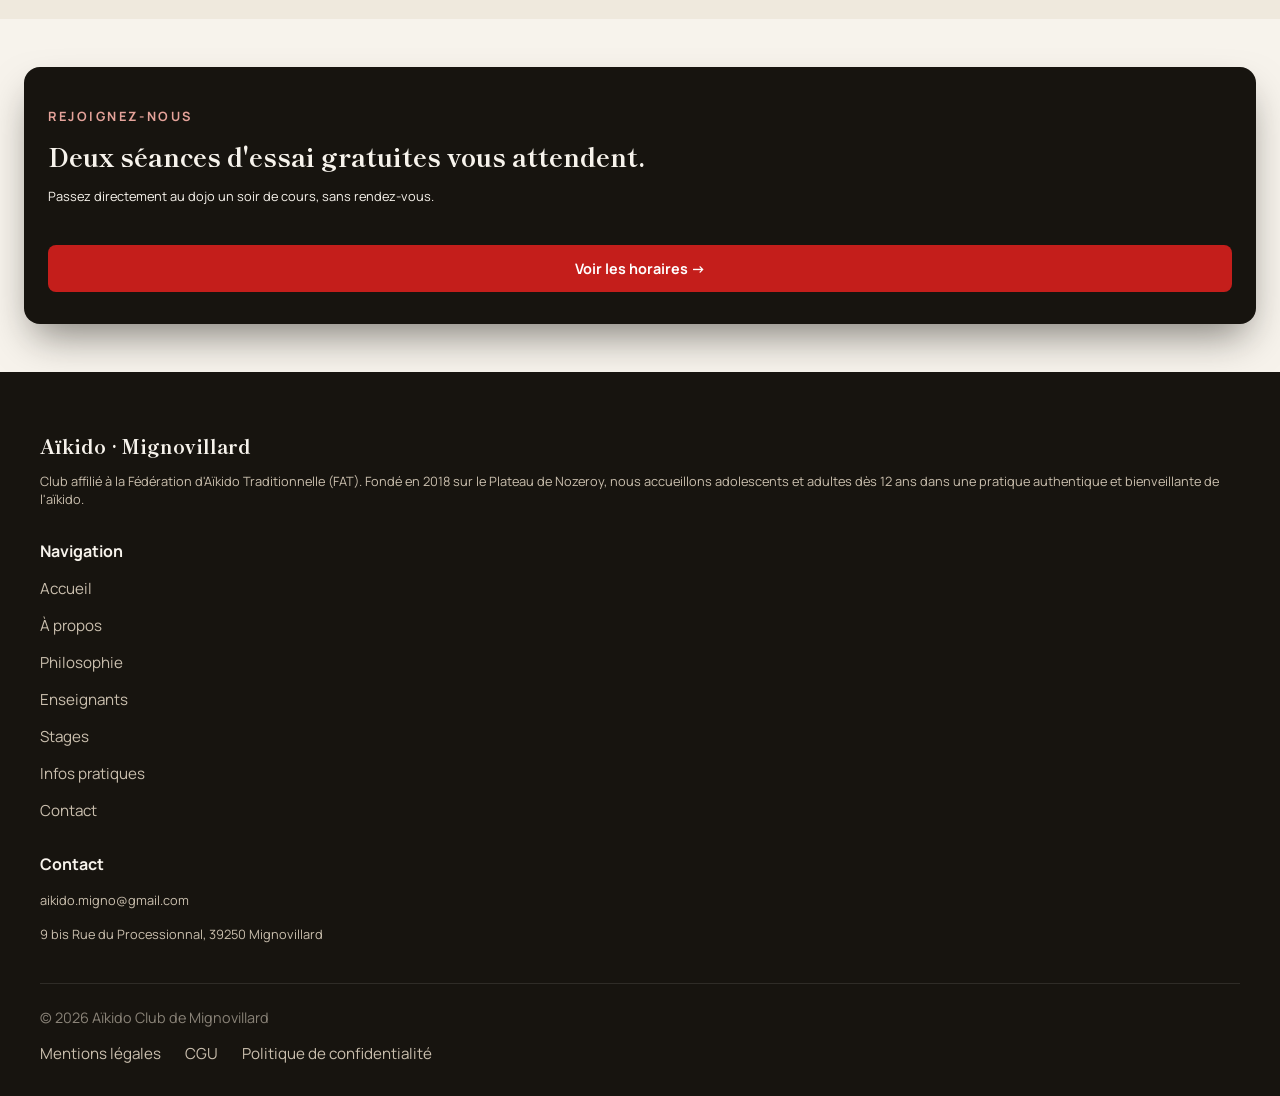
<file: contact.html>
<!DOCTYPE html>
<html lang="fr">

<head>
    <meta charset="UTF-8">
    <meta name="viewport" content="width=device-width, initial-scale=1.0">
    <title>Contact — Aïkido Club de Mignovillard</title>
    <meta name="description" content="Aïkido Club de Mignovillard — cours d'aïkido dans le Jura, dès 12 ans, débutants bienvenus, deux séances d'essai gratuites.">
    <link rel="stylesheet" href="style.css">
</head>

<body>
    <header>
        <a href="index.html" class="logo"><img src="images/logo_petit.jpeg" alt="Aïkido Club de Mignovillard"></a>
        <button class="burger" id="burger-btn" aria-label="Ouvrir le menu">
            <span></span>
            <span></span>
            <span></span>
        </button>
        <nav id="main-nav">
            <a href="a-propos.html">À propos</a>
            <a href="philosophie.html">Philosophie</a>
            <a href="enseignants.html">Enseignants</a>
            <a href="stages.html">Stages</a>
            <a href="infos-pratiques.html">Infos pratiques</a>
            <a href="contact.html" class="btn-primary active">Contact</a>
        </nav>
    </header>

    <main>
        <section id="contact-hero">
            <div class="section-header">
                <p class="eyebrow-dark">Contact</p>
                <h1>Une question ? Envie d'essayer ? Écrivez-nous.</h1>
                <p>On vous répond avec plaisir, généralement sous 48h. Vous pouvez aussi passer directement au dojo un soir de cours.</p>
            </div>
        </section>

        <section id="contact-layout">
            <div class="contact-grid">
                <form class="contact-form" id="contact-form" action="https://api.web3forms.com/submit" method="POST">
                    <!-- Clé gratuite à récupérer sur https://web3forms.com/ (voir instructions fournies) -->
                    <input type="hidden" name="access_key" value="a23d1fd6-c14a-47c5-848a-020bf2a1ddaf">
                    <input type="hidden" name="subject" value="Nouveau message depuis le site du club">
                    <input type="hidden" name="from_name" value="Site Aïkido Club de Mignovillard">
                    <input type="checkbox" name="botcheck" class="hidden-field" style="display: none;" tabindex="-1" autocomplete="off">
                    <div class="form-row">
                        <label for="name">Nom et prénom</label>
                        <input type="text" id="name" name="name" placeholder="Votre nom" required>
                    </div>
                    <div class="form-row">
                        <label for="email">E-mail</label>
                        <input type="email" id="email" name="email" placeholder="vous@exemple.com" required>
                    </div>
                    <div class="form-row">
                        <label for="phone">Téléphone (facultatif)</label>
                        <input type="tel" id="phone" name="phone" placeholder="06 XX XX XX XX">
                    </div>
                    <div class="form-row">
                        <label for="message">Message</label>
                        <textarea id="message" name="message" rows="5" placeholder="Votre message, vos questions..." required></textarea>
                    </div>
                    <button type="submit" class="btn-primary">Envoyer le message</button>
                    <p class="form-status" id="form-status" role="status" aria-live="polite"></p>
                </form>
                <div class="contact-info">
                    <div class="info-card">
                        <p class="card-icon">✉</p>
                        <h3>E-mail</h3>
                        <p><a class="tlink-dark" href="mailto:aikido.migno@gmail.com">aikido.migno@gmail.com</a></p>
                    </div>
                    <div class="info-card">
                        <p class="card-icon">📍</p>
                        <h3>Adresse</h3>
                        <p>9 bis Rue du Processionnal<br>39250 Mignovillard</p>
                    </div>
                </div>
            </div>
        </section>

        <section id="join-cta">
            <div class="cta-card">
                <div class="cta-text">
                    <p class="eyebrow-light">Rejoignez-nous</p>
                    <h2>Deux séances d'essai gratuites vous attendent.</h2>
                    <p>Passez directement au dojo un soir de cours, sans rendez-vous.</p>
                </div>
                <div class="button-group">
                    <a class="btn-primary" href="infos-pratiques.html">Voir les horaires →</a>
                </div>
            </div>
        </section>
    </main>

    <footer>
        <div class="footer-columns">
            <div class="footer-brand">
                <h3>Aïkido · Mignovillard</h3>
                <p>Club affilié à la Fédération d'Aïkido Traditionnelle (FAT). Fondé en 2018 sur le Plateau de Nozeroy, nous accueillons adolescents et adultes dès 12 ans dans une pratique authentique et bienveillante de l'aïkido.</p>
            </div>
            <div class="footer-nav">
                <h4>Navigation</h4>
                <a href="index.html" class="tlink">Accueil</a>
                <a href="a-propos.html" class="tlink">À propos</a>
                <a href="philosophie.html" class="tlink">Philosophie</a>
                <a href="enseignants.html" class="tlink">Enseignants</a>
                <a href="stages.html" class="tlink">Stages</a>
                <a href="infos-pratiques.html" class="tlink">Infos pratiques</a>
                <a href="contact.html" class="tlink">Contact</a>
            </div>
            <div class="footer-contact">
                <h4>Contact</h4>
                <p>aikido.migno@gmail.com</p>
                <p>9 bis Rue du Processionnal, 39250 Mignovillard</p>
            </div>
        </div>
        <div class="footer-bottom">
            <p>© 2026 Aïkido Club de Mignovillard</p>
            <div class="footer-legal">
                <a href="mentions-legales.html" class="tlink">Mentions légales</a>
                <a href="cgu.html" class="tlink">CGU</a>
                <a href="politique-confidentialite.html" class="tlink">Politique de confidentialité</a>
            </div>
        </div>
    </footer>
    <script src="script.js"></script>
</body>
</html>
</file>
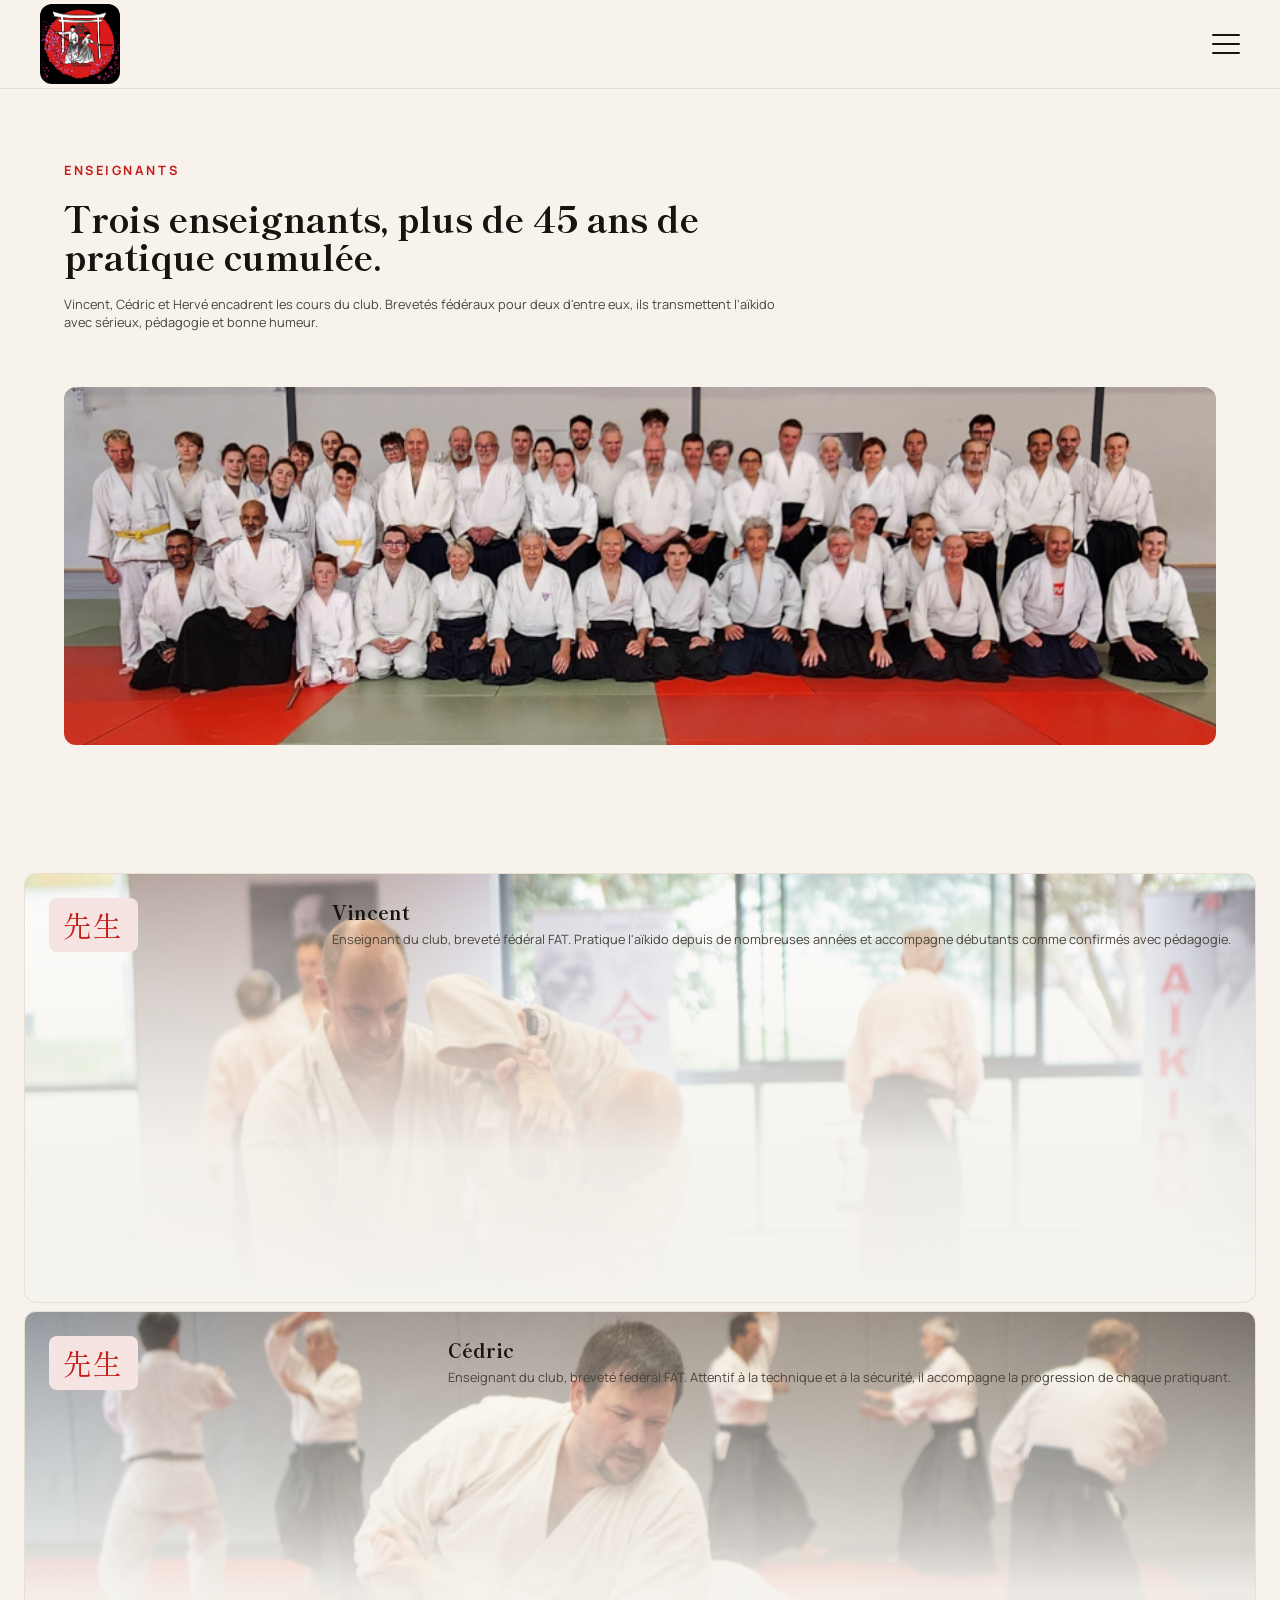
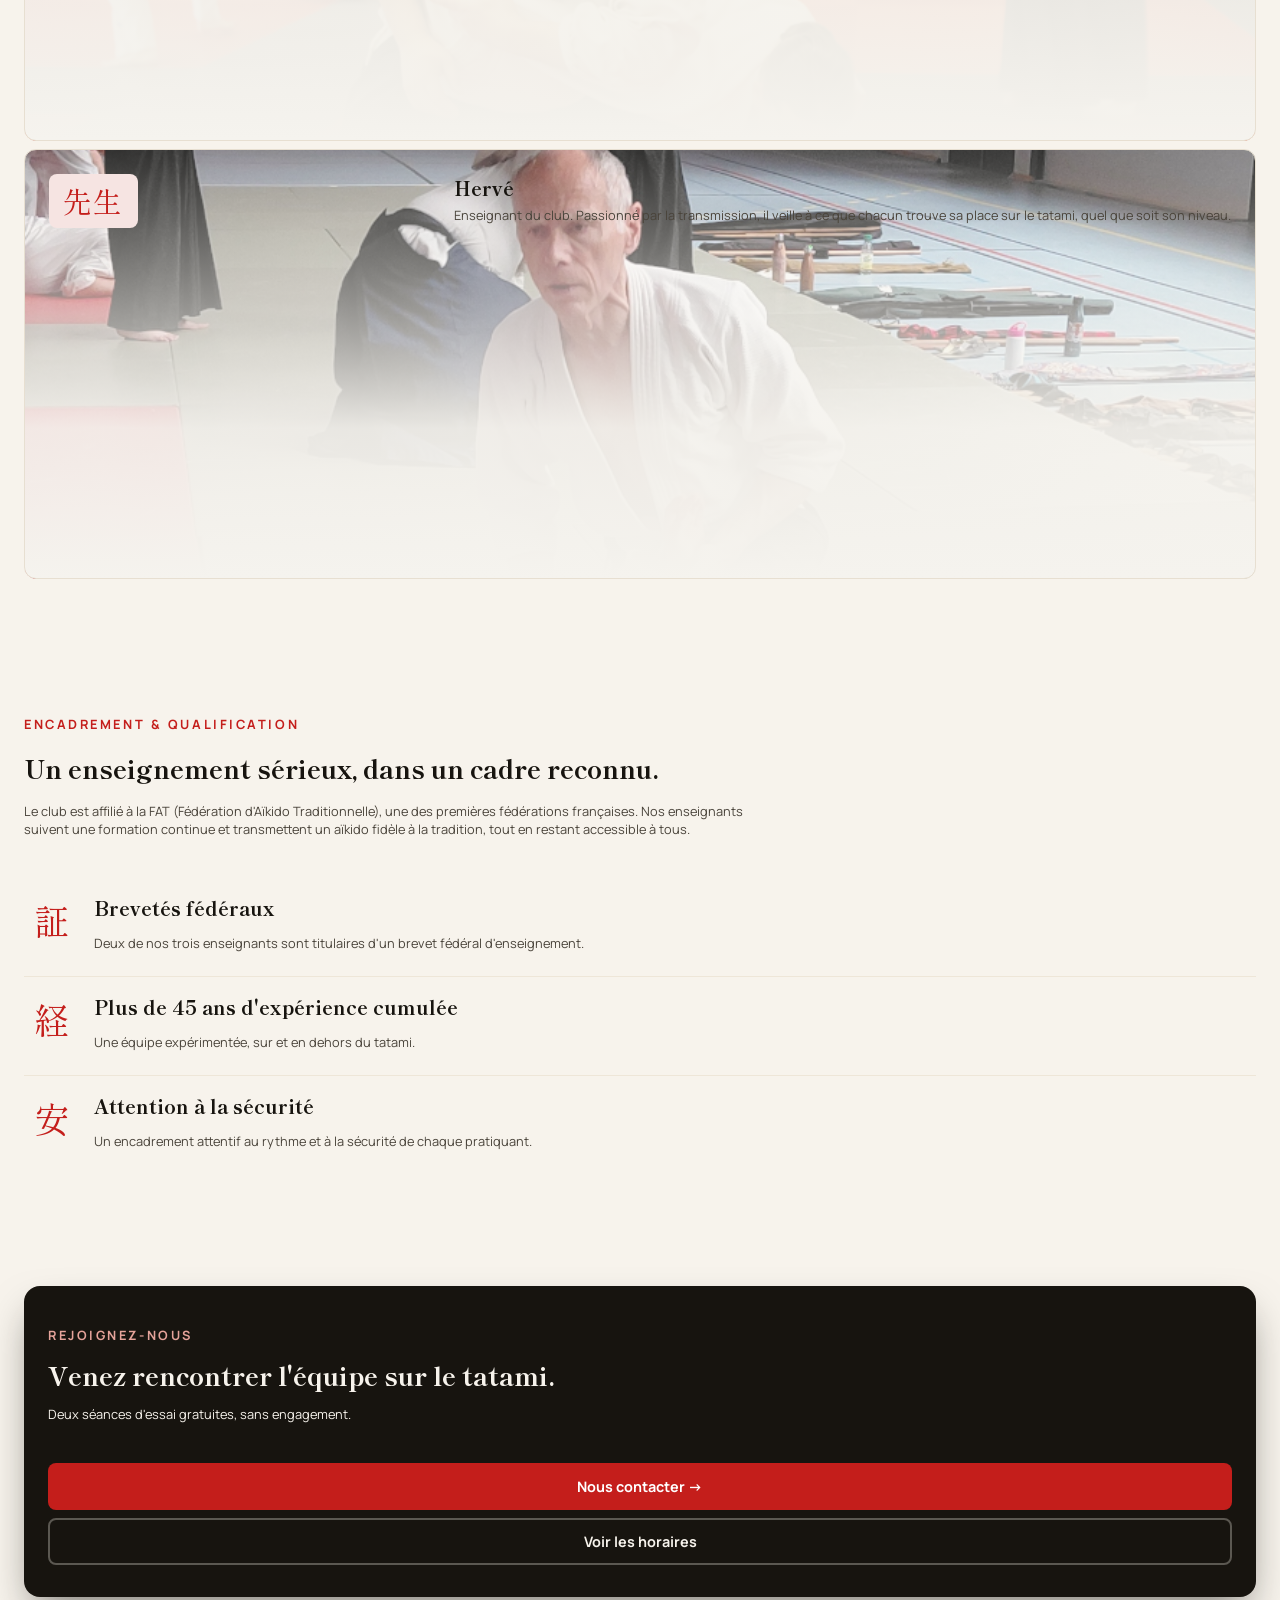
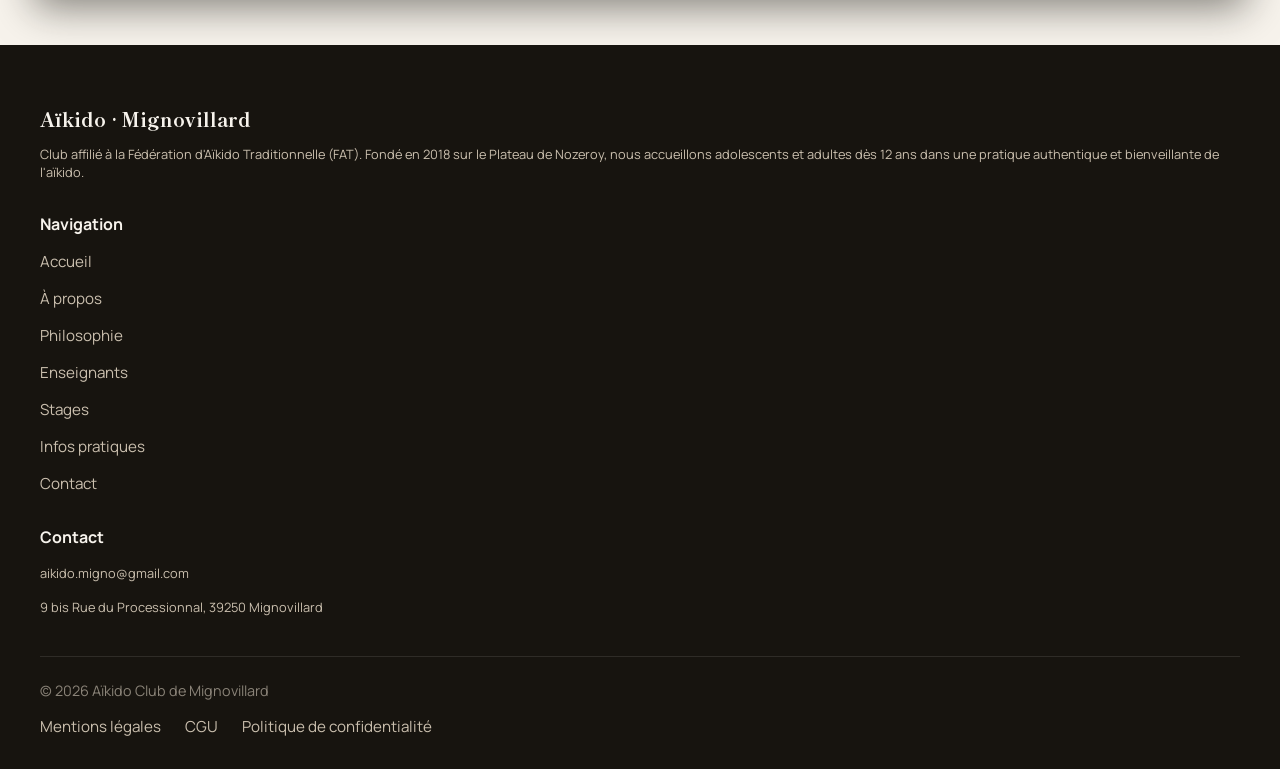
<file: enseignants.html>
<!DOCTYPE html>
<html lang="fr">

<head>
    <meta charset="UTF-8">
    <meta name="viewport" content="width=device-width, initial-scale=1.0">
    <title>Enseignants — Aïkido Club de Mignovillard</title>
    <meta name="description" content="Aïkido Club de Mignovillard — cours d'aïkido dans le Jura, dès 12 ans, débutants bienvenus, deux séances d'essai gratuites.">
    <link rel="stylesheet" href="style.css">
</head>

<body>
    <header>
        <a href="index.html" class="logo"><img src="images/logo_petit.jpeg" alt="Aïkido Club de Mignovillard"></a>
        <button class="burger" id="burger-btn" aria-label="Ouvrir le menu">
            <span></span>
            <span></span>
            <span></span>
        </button>
        <nav id="main-nav">
            <a href="a-propos.html">À propos</a>
            <a href="philosophie.html">Philosophie</a>
            <a href="enseignants.html" class="active">Enseignants</a>
            <a href="stages.html">Stages</a>
            <a href="infos-pratiques.html">Infos pratiques</a>
            <a href="contact.html" class="btn-primary">Contact</a>
        </nav>
    </header>

    <main>
        <section id="instructors-hero">
            <div class="section-header">
                <p class="eyebrow-dark">Enseignants</p>
                <h1>Trois enseignants, plus de 45 ans de pratique cumulée.</h1>
                <p>Vincent, Cédric et Hervé encadrent les cours du club. Brevetés fédéraux pour deux d'entre eux, ils transmettent l'aïkido avec sérieux, pédagogie et bonne humeur.</p>
            </div>
            <img src="images/photo_groupe_2026.jpg" alt="Photo de groupe des pratiquants d'aïkido en keikogi et hakama, 2026">
        </section>

        <section id="team">
            <div class="card-group">
                <div class="card instructor-card card-photo card-photo-vincent">
                    <p class="card-icon">先生</p>
                    <div class="card-text">
                        <h3>Vincent</h3>
                        <p>Enseignant du club, breveté fédéral FAT. Pratique l'aïkido depuis de nombreuses années et accompagne débutants comme confirmés avec pédagogie.</p>
                    </div>
                </div>
                <div class="card instructor-card card-photo card-photo-cedric">
                    <p class="card-icon">先生</p>
                    <div class="card-text">
                        <h3>Cédric</h3>
                        <p>Enseignant du club, breveté fédéral FAT. Attentif à la technique et à la sécurité, il accompagne la progression de chaque pratiquant.</p>
                    </div>
                </div>
                <div class="card instructor-card card-photo card-photo-herve">
                    <p class="card-icon">先生</p>
                    <div class="card-text">
                        <h3>Hervé</h3>
                        <p>Enseignant du club. Passionné par la transmission, il veille à ce que chacun trouve sa place sur le tatami, quel que soit son niveau.</p>
                    </div>
                </div>
            </div>
        </section>

        <section id="qualifications">
            <div class="split-layout">
                <div class="split-layout-text">
                    <div class="section-header">
                        <p class="eyebrow-dark">Encadrement & qualification</p>
                        <h2>Un enseignement sérieux, dans un cadre reconnu.</h2>
                        <p>Le club est affilié à la FAT (Fédération d'Aïkido Traditionnelle), une des premières fédérations françaises. Nos enseignants suivent une formation continue et transmettent un aïkido fidèle à la tradition, tout en restant accessible à tous.</p>
                    </div>
                </div>
                <div class="reason-list single-col">
                    <div class="audience-row">
                        <p class="audience-icon">証</p>
                        <div class="card-text">
                            <h3>Brevetés fédéraux</h3>
                            <p>Deux de nos trois enseignants sont titulaires d'un brevet fédéral d'enseignement.</p>
                        </div>
                    </div>
                    <div class="audience-row">
                        <p class="audience-icon">経</p>
                        <div class="card-text">
                            <h3>Plus de 45 ans d'expérience cumulée</h3>
                            <p>Une équipe expérimentée, sur et en dehors du tatami.</p>
                        </div>
                    </div>
                    <div class="audience-row">
                        <p class="audience-icon">安</p>
                        <div class="card-text">
                            <h3>Attention à la sécurité</h3>
                            <p>Un encadrement attentif au rythme et à la sécurité de chaque pratiquant.</p>
                        </div>
                    </div>
                </div>
            </div>
        </section>

        <section id="join-cta">
            <div class="cta-card">
                <div class="cta-text">
                    <p class="eyebrow-light">Rejoignez-nous</p>
                    <h2>Venez rencontrer l'équipe sur le tatami.</h2>
                    <p>Deux séances d'essai gratuites, sans engagement.</p>
                </div>
                <div class="button-group">
                    <a class="btn-primary" href="contact.html">Nous contacter →</a>
                    <a class="btn-ghost" href="infos-pratiques.html">Voir les horaires</a>
                </div>
            </div>
        </section>
    </main>

    <footer>
        <div class="footer-columns">
            <div class="footer-brand">
                <h3>Aïkido · Mignovillard</h3>
                <p>Club affilié à la Fédération d'Aïkido Traditionnelle (FAT). Fondé en 2018 sur le Plateau de Nozeroy, nous accueillons adolescents et adultes dès 12 ans dans une pratique authentique et bienveillante de l'aïkido.</p>
            </div>
            <div class="footer-nav">
                <h4>Navigation</h4>
                <a href="index.html" class="tlink">Accueil</a>
                <a href="a-propos.html" class="tlink">À propos</a>
                <a href="philosophie.html" class="tlink">Philosophie</a>
                <a href="enseignants.html" class="tlink">Enseignants</a>
                <a href="stages.html" class="tlink">Stages</a>
                <a href="infos-pratiques.html" class="tlink">Infos pratiques</a>
                <a href="contact.html" class="tlink">Contact</a>
            </div>
            <div class="footer-contact">
                <h4>Contact</h4>
                <p>aikido.migno@gmail.com</p>
                <p>9 bis Rue du Processionnal, 39250 Mignovillard</p>
            </div>
        </div>
        <div class="footer-bottom">
            <p>© 2026 Aïkido Club de Mignovillard</p>
            <div class="footer-legal">
                <a href="mentions-legales.html" class="tlink">Mentions légales</a>
                <a href="cgu.html" class="tlink">CGU</a>
                <a href="politique-confidentialite.html" class="tlink">Politique de confidentialité</a>
            </div>
        </div>
    </footer>
    <script src="script.js"></script>
</body>
</html>
</file>
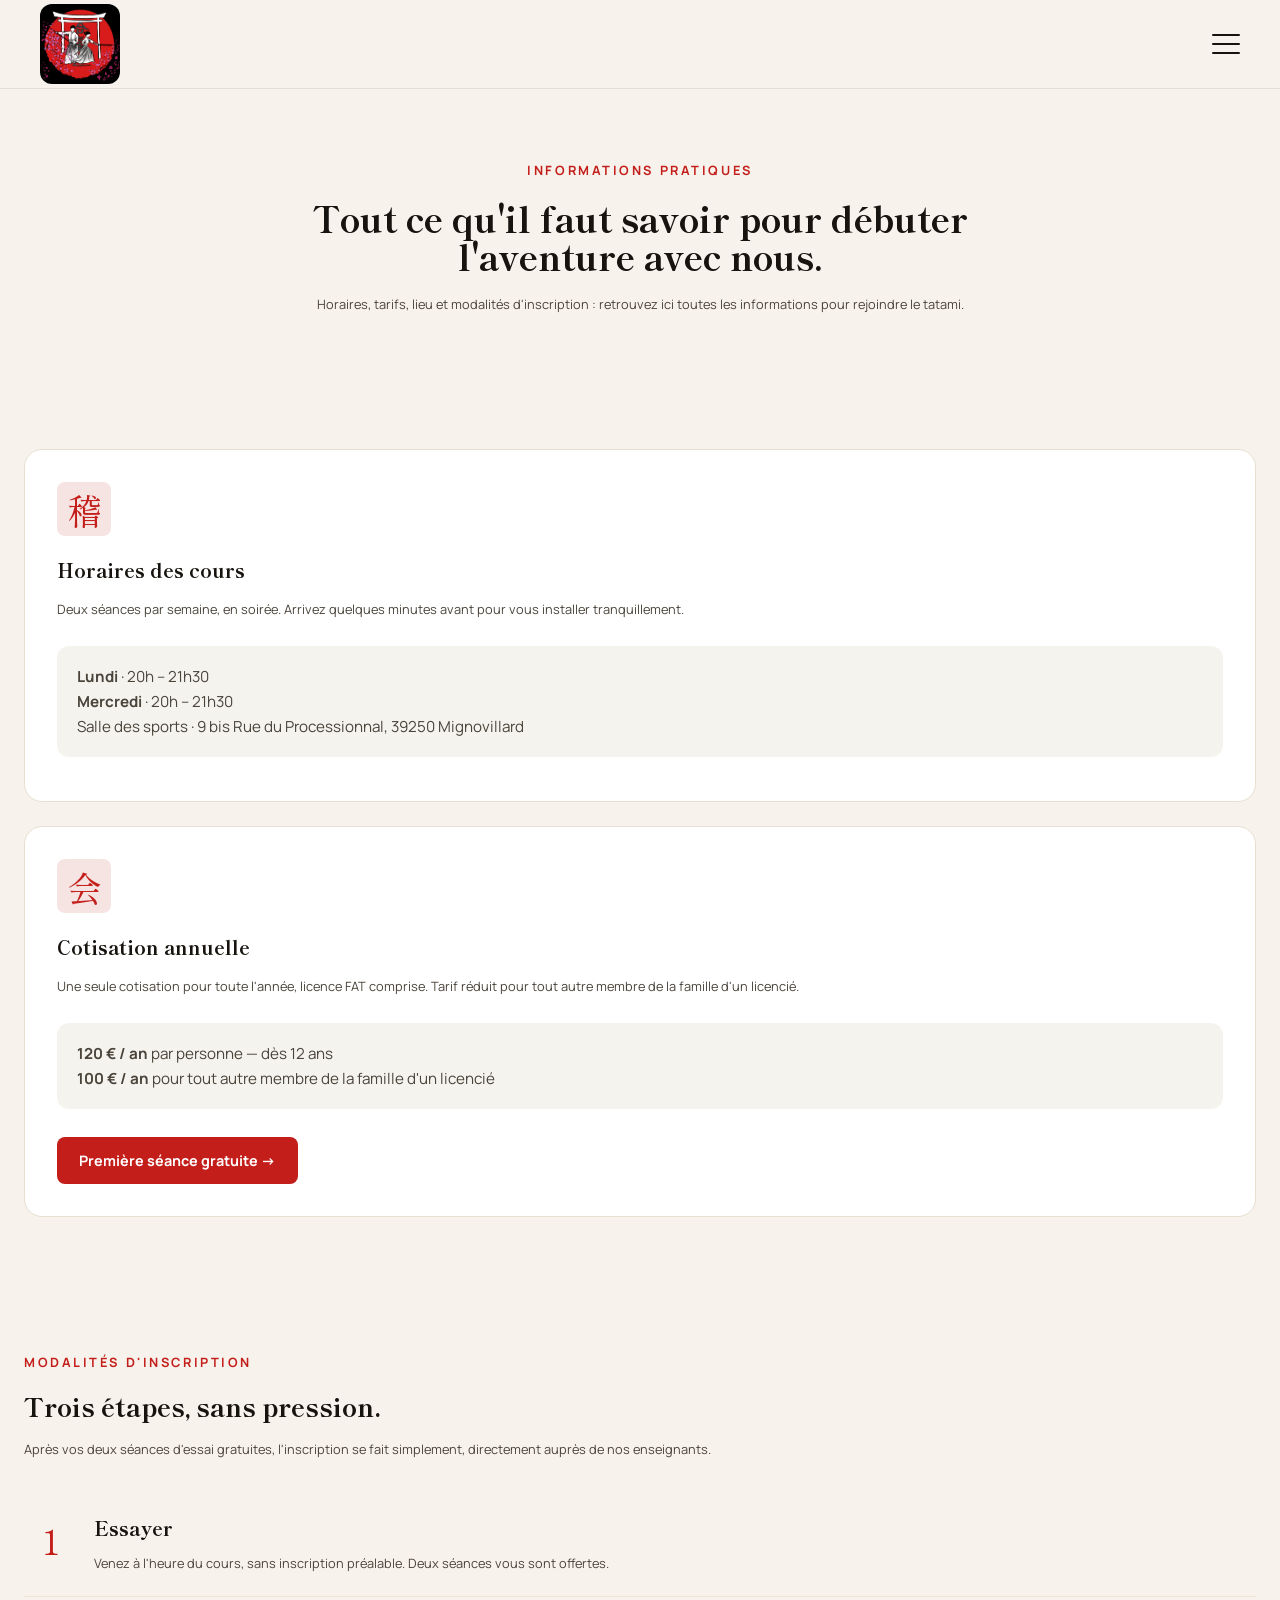
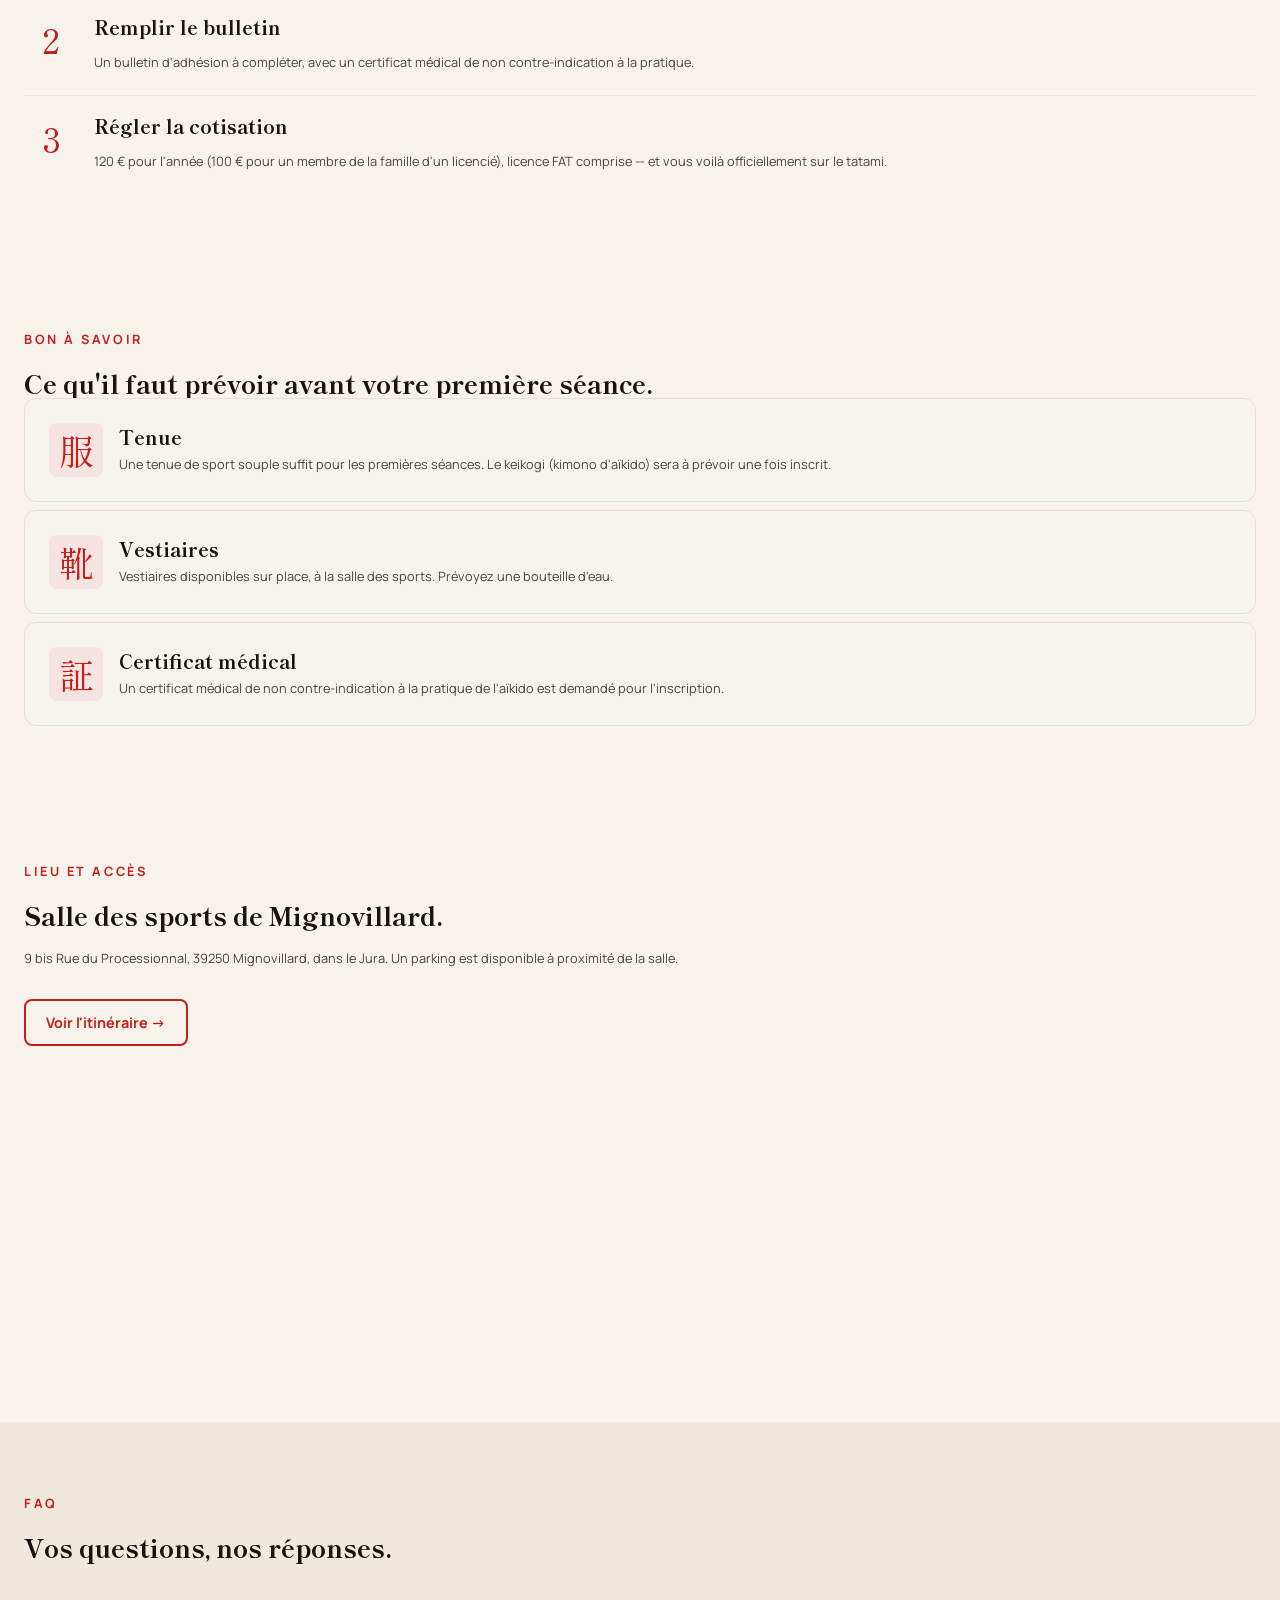
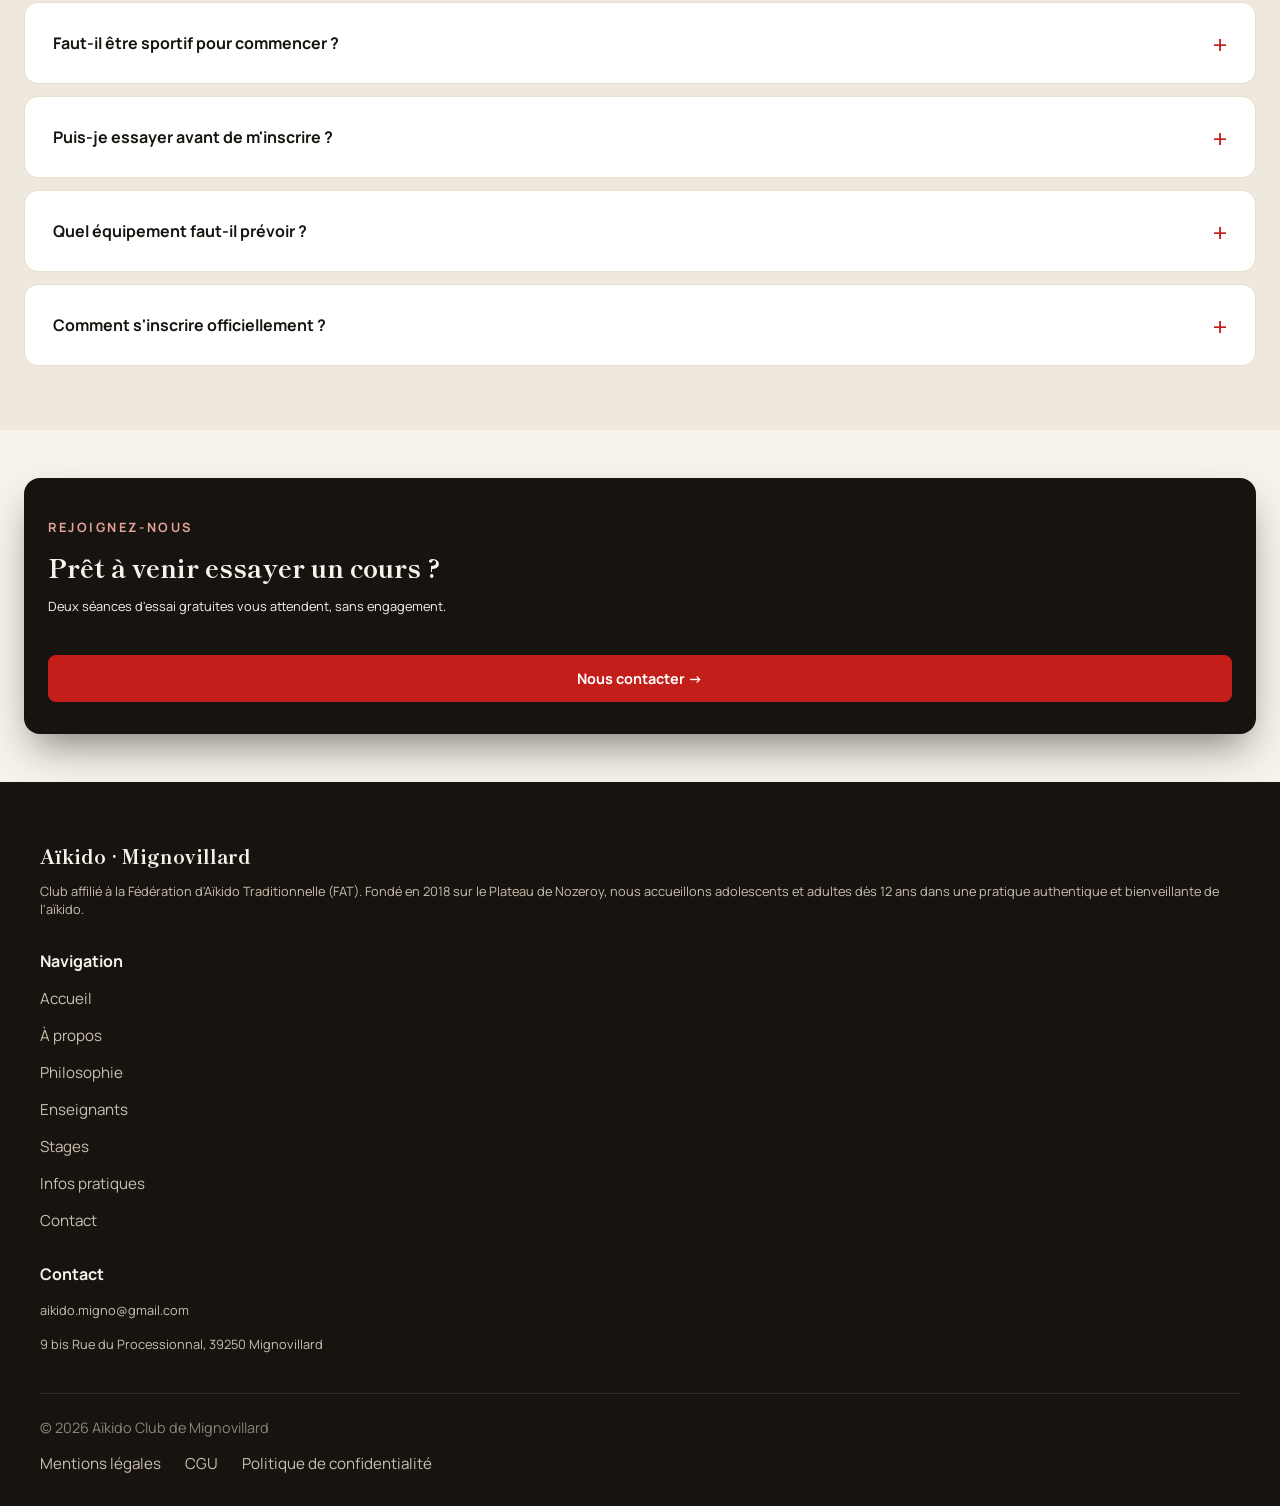
<file: infos-pratiques.html>
<!DOCTYPE html>
<html lang="fr">

<head>
    <meta charset="UTF-8">
    <meta name="viewport" content="width=device-width, initial-scale=1.0">
    <title>Infos pratiques — Aïkido Club de Mignovillard</title>
    <meta name="description" content="Aïkido Club de Mignovillard — cours d'aïkido dans le Jura, dès 12 ans, débutants bienvenus, deux séances d'essai gratuites.">
    <link rel="stylesheet" href="style.css">
</head>

<body>
    <header>
        <a href="index.html" class="logo"><img src="images/logo_petit.jpeg" alt="Aïkido Club de Mignovillard"></a>
        <button class="burger" id="burger-btn" aria-label="Ouvrir le menu">
            <span></span>
            <span></span>
            <span></span>
        </button>
        <nav id="main-nav">
            <a href="a-propos.html">À propos</a>
            <a href="philosophie.html">Philosophie</a>
            <a href="enseignants.html">Enseignants</a>
            <a href="stages.html">Stages</a>
            <a href="infos-pratiques.html" class="active">Infos pratiques</a>
            <a href="contact.html" class="btn-primary">Contact</a>
        </nav>
    </header>

    <main>
        <section id="practical-hero">
            <div class="section-header">
                <p class="eyebrow-dark">Informations pratiques</p>
                <h1>Tout ce qu'il faut savoir pour débuter l'aventure avec nous.</h1>
                <p>Horaires, tarifs, lieu et modalités d'inscription : retrouvez ici toutes les informations pour rejoindre le tatami.</p>
            </div>
        </section>

        <section id="info-cards">
            <div class="info-grid">
                <div class="info-card">
                    <p class="card-icon">稽</p>
                    <h3>Horaires des cours</h3>
                    <p>Deux séances par semaine, en soirée. Arrivez quelques minutes avant pour vous installer tranquillement.</p>
                    <div class="info-card-facts">
                        <p><strong>Lundi</strong> · 20h – 21h30</p>
                        <p><strong>Mercredi</strong> · 20h – 21h30</p>
                        <p>Salle des sports · 9 bis Rue du Processionnal, 39250 Mignovillard</p>
                    </div>
                </div>
                <div class="info-card">
                    <p class="card-icon">会</p>
                    <h3>Cotisation annuelle</h3>
                    <p>Une seule cotisation pour toute l'année, licence FAT comprise. Tarif réduit pour tout autre membre de la famille d'un licencié.</p>
                    <div class="info-card-facts">
                        <p><strong>120 € / an</strong> par personne — dès 12 ans</p>
                        <p><strong>100 € / an</strong> pour tout autre membre de la famille d'un licencié</p>
                    </div>
                    <a class="btn-primary" href="contact.html">Première séance gratuite →</a>
                </div>
            </div>
        </section>

        <section id="registration">
            <div class="split-layout">
                <div class="split-layout-text">
                    <div class="section-header">
                        <p class="eyebrow-dark">Modalités d'inscription</p>
                        <h2>Trois étapes, sans pression.</h2>
                        <p>Après vos deux séances d'essai gratuites, l'inscription se fait simplement, directement auprès de nos enseignants.</p>
                    </div>
                </div>
                <div class="reason-list single-col">
                    <div class="audience-row">
                        <p class="audience-icon">1</p>
                        <div class="card-text">
                            <h3>Essayer</h3>
                            <p>Venez à l'heure du cours, sans inscription préalable. Deux séances vous sont offertes.</p>
                        </div>
                    </div>
                    <div class="audience-row">
                        <p class="audience-icon">2</p>
                        <div class="card-text">
                            <h3>Remplir le bulletin</h3>
                            <p>Un bulletin d'adhésion à compléter, avec un certificat médical de non contre-indication à la pratique.</p>
                        </div>
                    </div>
                    <div class="audience-row">
                        <p class="audience-icon">3</p>
                        <div class="card-text">
                            <h3>Régler la cotisation</h3>
                            <p>120 € pour l'année (100 € pour un membre de la famille d'un licencié), licence FAT comprise — et vous voilà officiellement sur le tatami.</p>
                        </div>
                    </div>
                </div>
            </div>
        </section>

        <section id="dojo-practical">
            <div class="section-header">
                <p class="eyebrow-dark">Bon à savoir</p>
                <h2>Ce qu'il faut prévoir avant votre première séance.</h2>
            </div>
            <div class="card-group">
                <div class="card">
                    <p class="card-icon">服</p>
                    <div class="card-text">
                        <h3>Tenue</h3>
                        <p>Une tenue de sport souple suffit pour les premières séances. Le keikogi (kimono d'aïkido) sera à prévoir une fois inscrit.</p>
                    </div>
                </div>
                <div class="card">
                    <p class="card-icon">靴</p>
                    <div class="card-text">
                        <h3>Vestiaires</h3>
                        <p>Vestiaires disponibles sur place, à la salle des sports. Prévoyez une bouteille d'eau.</p>
                    </div>
                </div>
                <div class="card">
                    <p class="card-icon">証</p>
                    <div class="card-text">
                        <h3>Certificat médical</h3>
                        <p>Un certificat médical de non contre-indication à la pratique de l'aïkido est demandé pour l'inscription.</p>
                    </div>
                </div>
            </div>
        </section>

        <section id="location">
            <div class="affiliation-card">
                <div class="affiliation-text">
                    <p class="eyebrow-dark">Lieu et accès</p>
                    <h2>Salle des sports de Mignovillard.</h2>
                    <p>9 bis Rue du Processionnal, 39250 Mignovillard, dans le Jura. Un parking est disponible à proximité de la salle.</p>
                    <a class="btn-secondary" href="https://www.google.com/maps/search/?api=1&query=9+bis+Rue+du+Processionnal+39250+Mignovillard" target="_blank" rel="noopener">Voir l'itinéraire →</a>
                </div>
                <div class="affiliation-logos">
                    <div class="map-embed">
                        <iframe src="https://www.google.com/maps?q=9+bis+Rue+du+Processionnal,+39250+Mignovillard&output=embed" width="100%" height="280" style="border:0" loading="lazy" referrerpolicy="no-referrer-when-downgrade" title="Localisation de la Salle des sports de Mignovillard"></iframe>
                    </div>
                </div>
            </div>
        </section>

        <section id="practical-faq">
            <div class="section-header">
                <p class="eyebrow-dark">FAQ</p>
                <h2>Vos questions, nos réponses.</h2>
            </div>
            <div class="faq-list">
                <details class="faq-item">
                    <summary>Faut-il être sportif pour commencer ?</summary>
                    <p>Non. L'aïkido s'adapte à chacun : on ne recherche ni la force ni la performance, mais la justesse du mouvement.</p>
                </details>
                <details class="faq-item">
                    <summary>Puis-je essayer avant de m'inscrire ?</summary>
                    <p>Oui. Deux séances d'essai gratuites sont offertes à tout nouveau venu, sans inscription préalable et sans aucun engagement.</p>
                </details>
                <details class="faq-item">
                    <summary>Quel équipement faut-il prévoir ?</summary>
                    <p>Rien de spécial pour commencer. Une tenue de sport souple suffit ; le keikogi sera à prévoir une fois inscrit.</p>
                </details>
                <details class="faq-item">
                    <summary>Comment s'inscrire officiellement ?</summary>
                    <p>Après vos séances d'essai, il suffit de remplir un bulletin d'adhésion et de régler la cotisation annuelle.</p>
                </details>
            </div>
        </section>

        <section id="join-cta">
            <div class="cta-card">
                <div class="cta-text">
                    <p class="eyebrow-light">Rejoignez-nous</p>
                    <h2>Prêt à venir essayer un cours ?</h2>
                    <p>Deux séances d'essai gratuites vous attendent, sans engagement.</p>
                </div>
                <div class="button-group">
                    <a class="btn-primary" href="contact.html">Nous contacter →</a>
                </div>
            </div>
        </section>
    </main>

    <footer>
        <div class="footer-columns">
            <div class="footer-brand">
                <h3>Aïkido · Mignovillard</h3>
                <p>Club affilié à la Fédération d'Aïkido Traditionnelle (FAT). Fondé en 2018 sur le Plateau de Nozeroy, nous accueillons adolescents et adultes dès 12 ans dans une pratique authentique et bienveillante de l'aïkido.</p>
            </div>
            <div class="footer-nav">
                <h4>Navigation</h4>
                <a href="index.html" class="tlink">Accueil</a>
                <a href="a-propos.html" class="tlink">À propos</a>
                <a href="philosophie.html" class="tlink">Philosophie</a>
                <a href="enseignants.html" class="tlink">Enseignants</a>
                <a href="stages.html" class="tlink">Stages</a>
                <a href="infos-pratiques.html" class="tlink">Infos pratiques</a>
                <a href="contact.html" class="tlink">Contact</a>
            </div>
            <div class="footer-contact">
                <h4>Contact</h4>
                <p>aikido.migno@gmail.com</p>
                <p>9 bis Rue du Processionnal, 39250 Mignovillard</p>
            </div>
        </div>
        <div class="footer-bottom">
            <p>© 2026 Aïkido Club de Mignovillard</p>
            <div class="footer-legal">
                <a href="mentions-legales.html" class="tlink">Mentions légales</a>
                <a href="cgu.html" class="tlink">CGU</a>
                <a href="politique-confidentialite.html" class="tlink">Politique de confidentialité</a>
            </div>
        </div>
    </footer>
    <script src="script.js"></script>
</body>
</html>
</file>
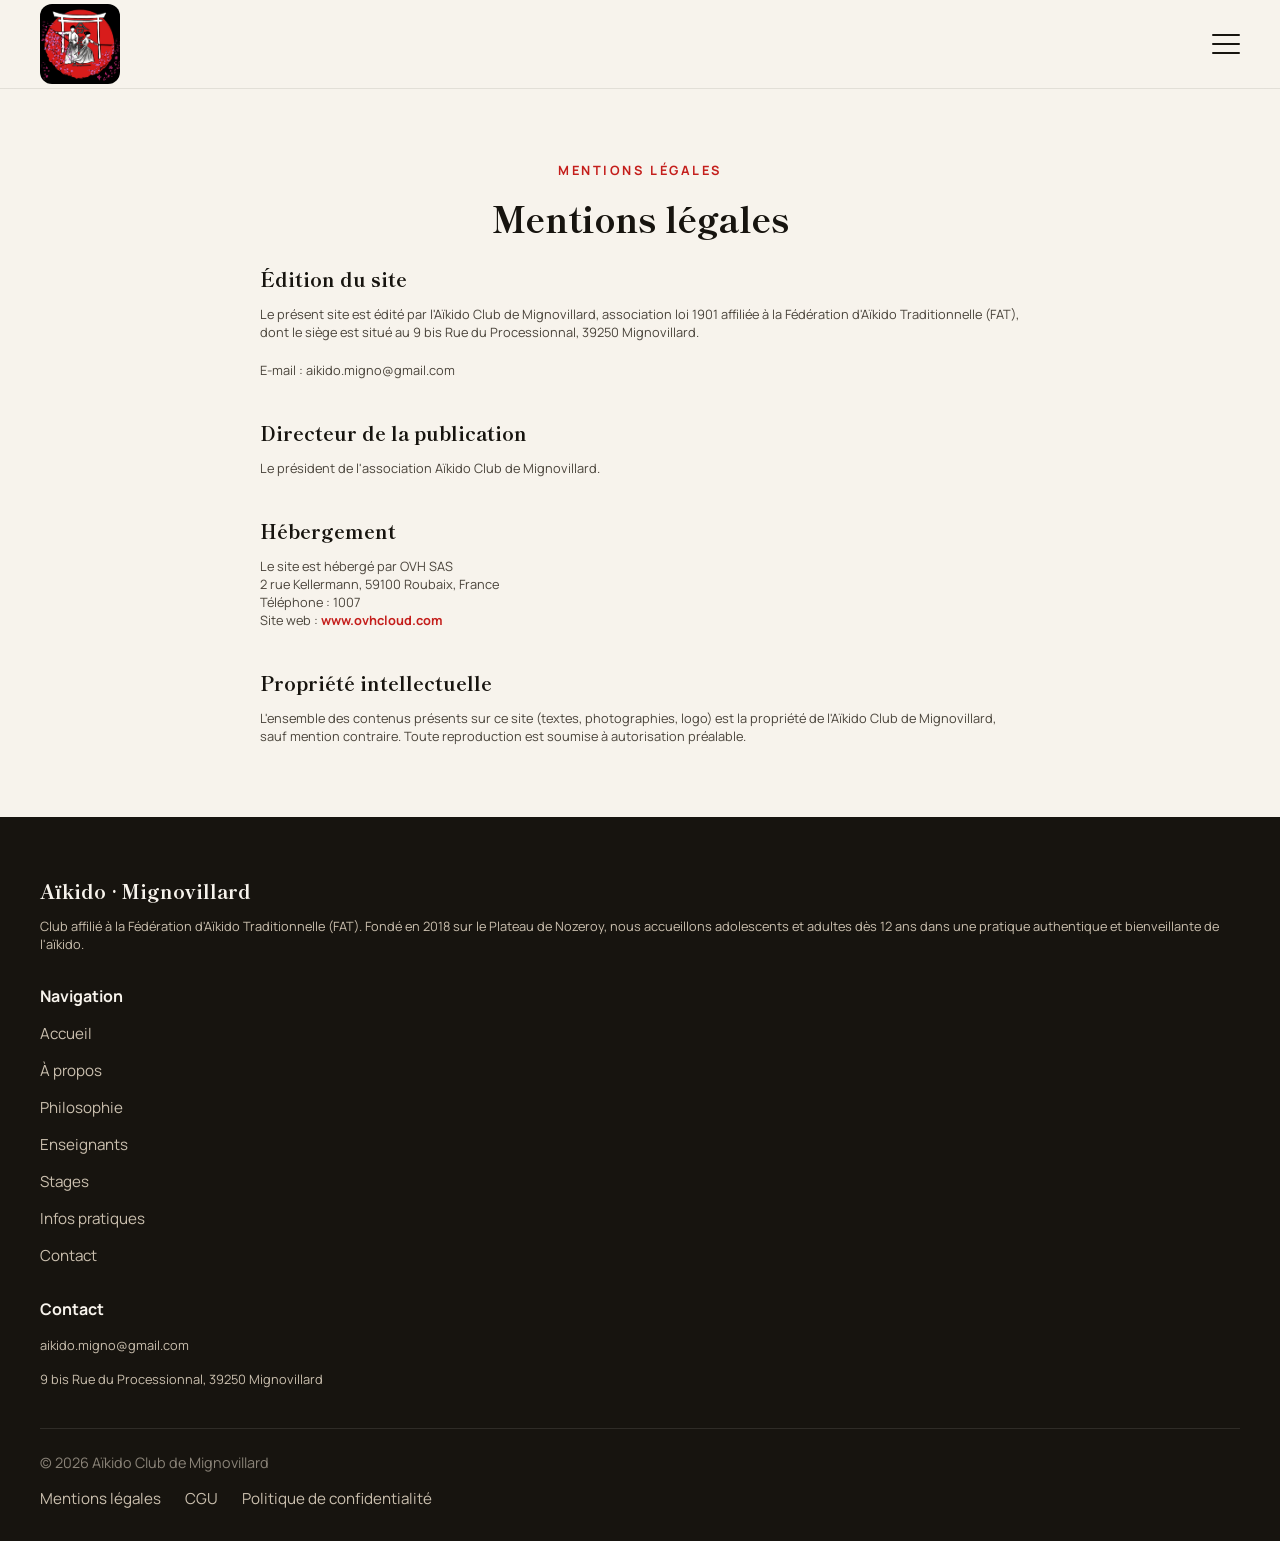
<file: mentions-legales.html>
<!DOCTYPE html>
<html lang="fr">

<head>
    <meta charset="UTF-8">
    <meta name="viewport" content="width=device-width, initial-scale=1.0">
    <title>Mentions légales — Aïkido Club de Mignovillard</title>
    <meta name="description" content="Aïkido Club de Mignovillard — cours d'aïkido dans le Jura, dès 12 ans, débutants bienvenus, deux séances d'essai gratuites.">
    <link rel="stylesheet" href="style.css">
</head>

<body>
    <header>
        <a href="index.html" class="logo"><img src="images/logo_petit.jpeg" alt="Aïkido Club de Mignovillard"></a>
        <button class="burger" id="burger-btn" aria-label="Ouvrir le menu">
            <span></span>
            <span></span>
            <span></span>
        </button>
        <nav id="main-nav">
            <a href="a-propos.html">À propos</a>
            <a href="philosophie.html">Philosophie</a>
            <a href="enseignants.html">Enseignants</a>
            <a href="stages.html">Stages</a>
            <a href="infos-pratiques.html">Infos pratiques</a>
            <a href="contact.html" class="btn-primary">Contact</a>
        </nav>
    </header>

    <main>
        <section id="legal-content">
            <div class="section-header">
                <p class="eyebrow-dark">Mentions légales</p>
                <h1>Mentions légales</h1>
            </div>
            <div class="legal-text">
                <h3>Édition du site</h3>
                <p>Le présent site est édité par l'Aïkido Club de Mignovillard, association loi 1901 affiliée à la Fédération d'Aïkido Traditionnelle (FAT), dont le siège est situé au 9 bis Rue du Processionnal, 39250 Mignovillard.</p>
                <p>E-mail : aikido.migno@gmail.com</p>
                <h3>Directeur de la publication</h3>
                <p>Le président de l'association Aïkido Club de Mignovillard.</p>
                <h3>Hébergement</h3>
                <p>Le site est hébergé par OVH SAS<br>2 rue Kellermann, 59100 Roubaix, France<br>Téléphone : 1007<br>Site web : <a class="tlink-dark" href="https://www.ovhcloud.com" target="_blank" rel="noopener">www.ovhcloud.com</a></p>
                <h3>Propriété intellectuelle</h3>
                <p>L'ensemble des contenus présents sur ce site (textes, photographies, logo) est la propriété de l'Aïkido Club de Mignovillard, sauf mention contraire. Toute reproduction est soumise à autorisation préalable.</p>
            </div>
        </section>
    </main>

    <footer>
        <div class="footer-columns">
            <div class="footer-brand">
                <h3>Aïkido · Mignovillard</h3>
                <p>Club affilié à la Fédération d'Aïkido Traditionnelle (FAT). Fondé en 2018 sur le Plateau de Nozeroy, nous accueillons adolescents et adultes dès 12 ans dans une pratique authentique et bienveillante de l'aïkido.</p>
            </div>
            <div class="footer-nav">
                <h4>Navigation</h4>
                <a href="index.html" class="tlink">Accueil</a>
                <a href="a-propos.html" class="tlink">À propos</a>
                <a href="philosophie.html" class="tlink">Philosophie</a>
                <a href="enseignants.html" class="tlink">Enseignants</a>
                <a href="stages.html" class="tlink">Stages</a>
                <a href="infos-pratiques.html" class="tlink">Infos pratiques</a>
                <a href="contact.html" class="tlink">Contact</a>
            </div>
            <div class="footer-contact">
                <h4>Contact</h4>
                <p>aikido.migno@gmail.com</p>
                <p>9 bis Rue du Processionnal, 39250 Mignovillard</p>
            </div>
        </div>
        <div class="footer-bottom">
            <p>© 2026 Aïkido Club de Mignovillard</p>
            <div class="footer-legal">
                <a href="mentions-legales.html" class="tlink">Mentions légales</a>
                <a href="cgu.html" class="tlink">CGU</a>
                <a href="politique-confidentialite.html" class="tlink">Politique de confidentialité</a>
            </div>
        </div>
    </footer>
    <script src="script.js"></script>
</body>
</html>
</file>
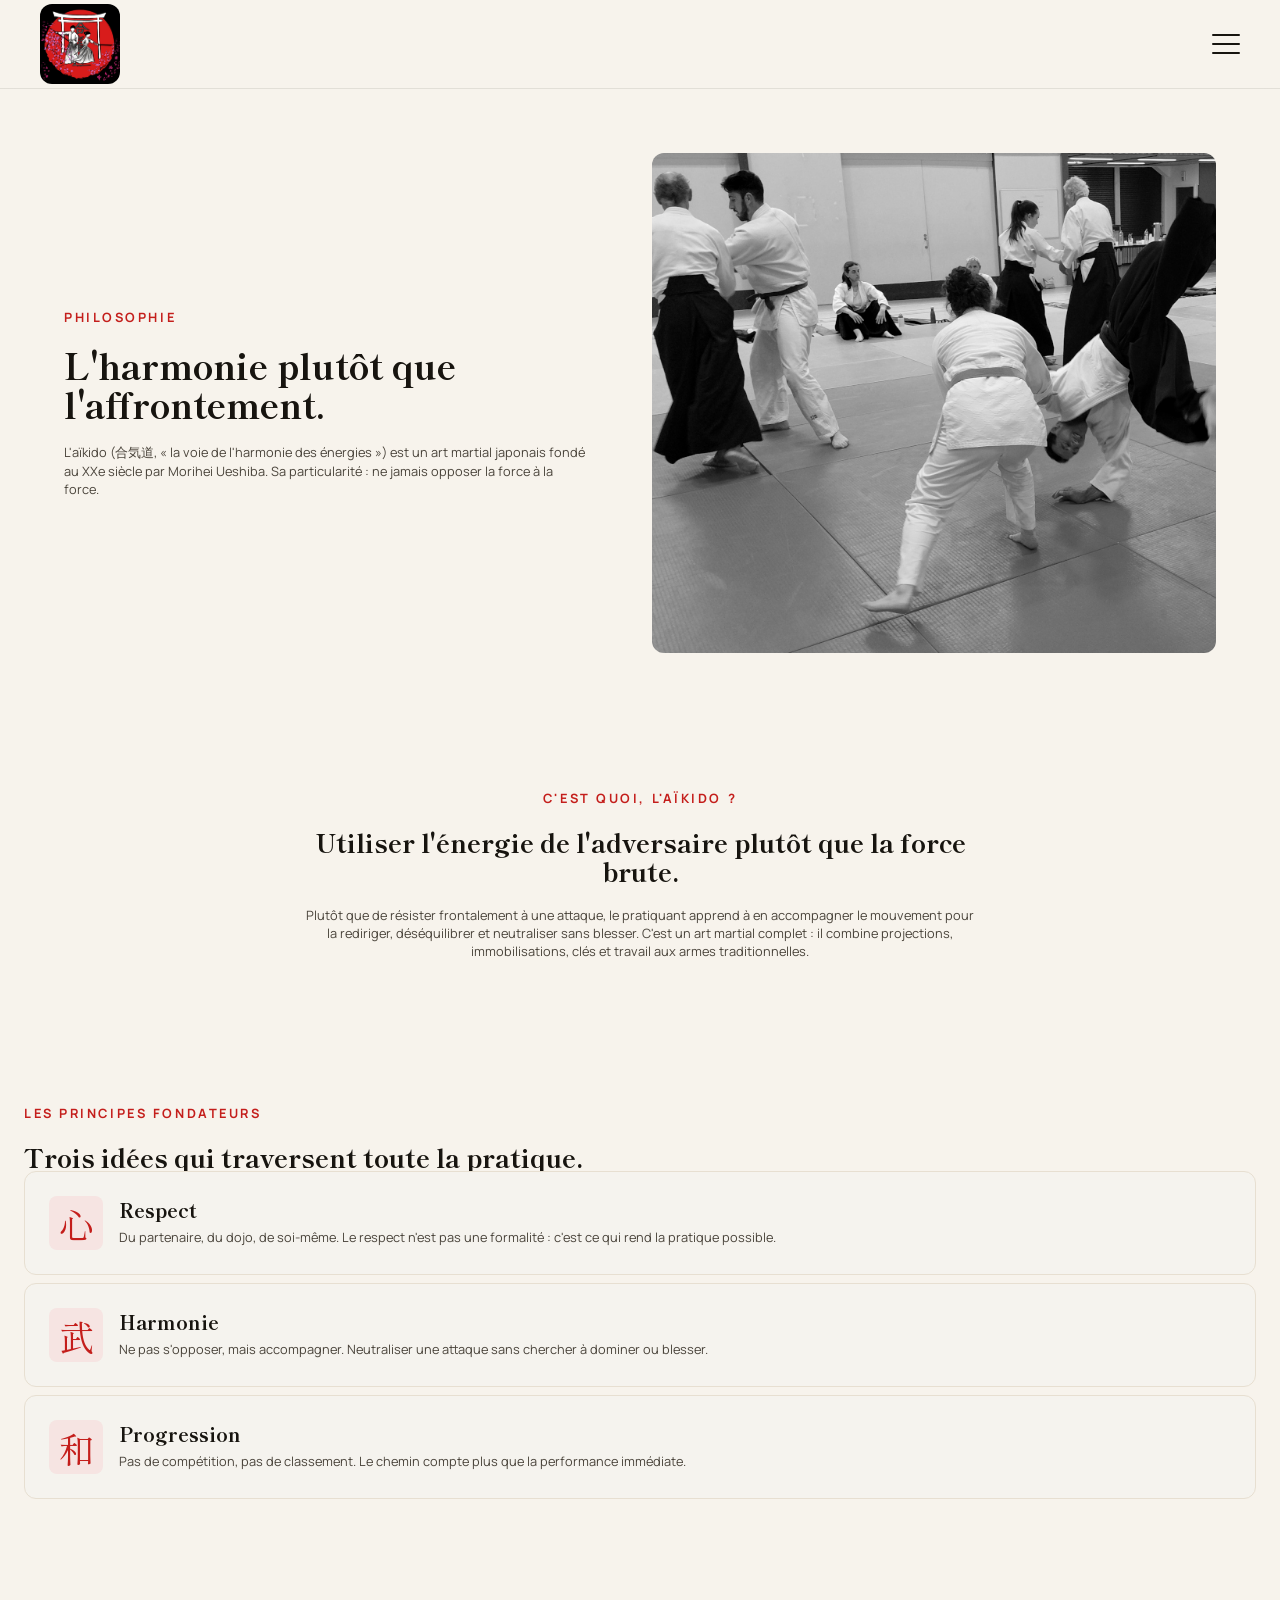
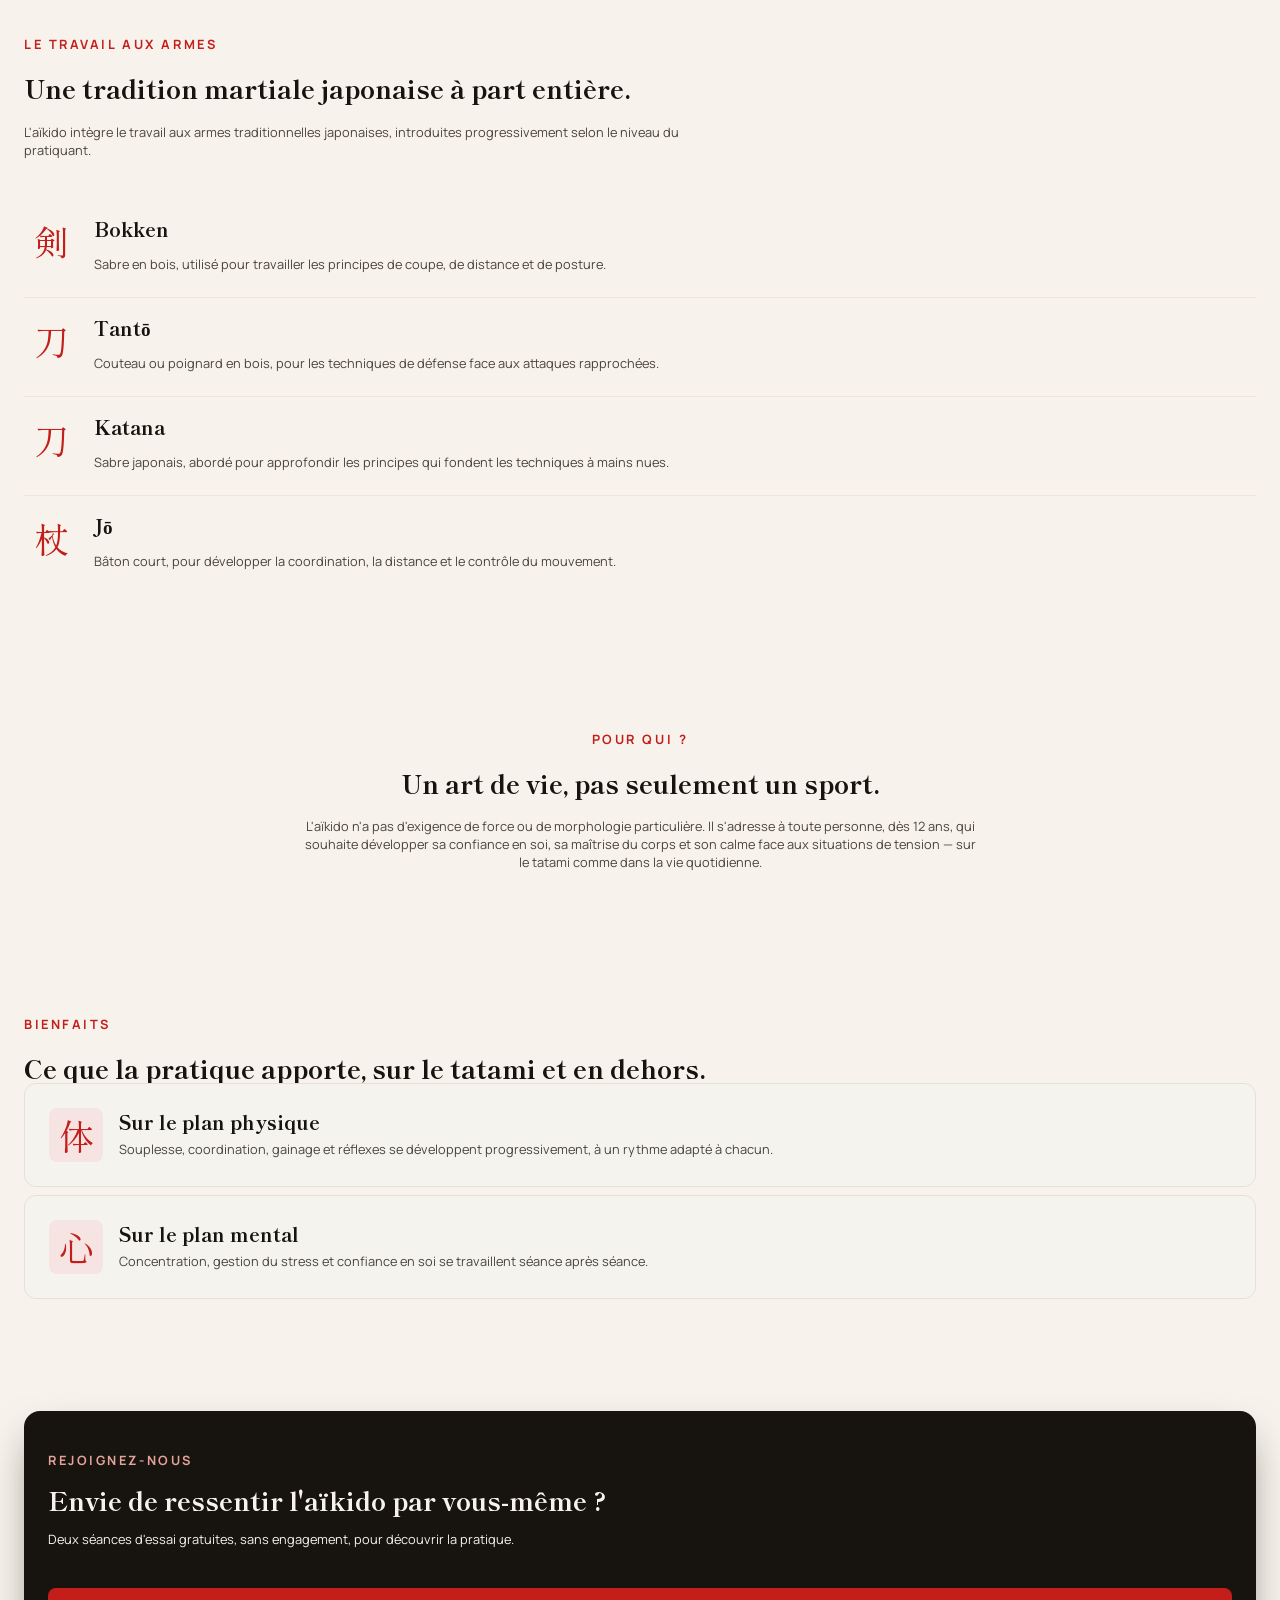
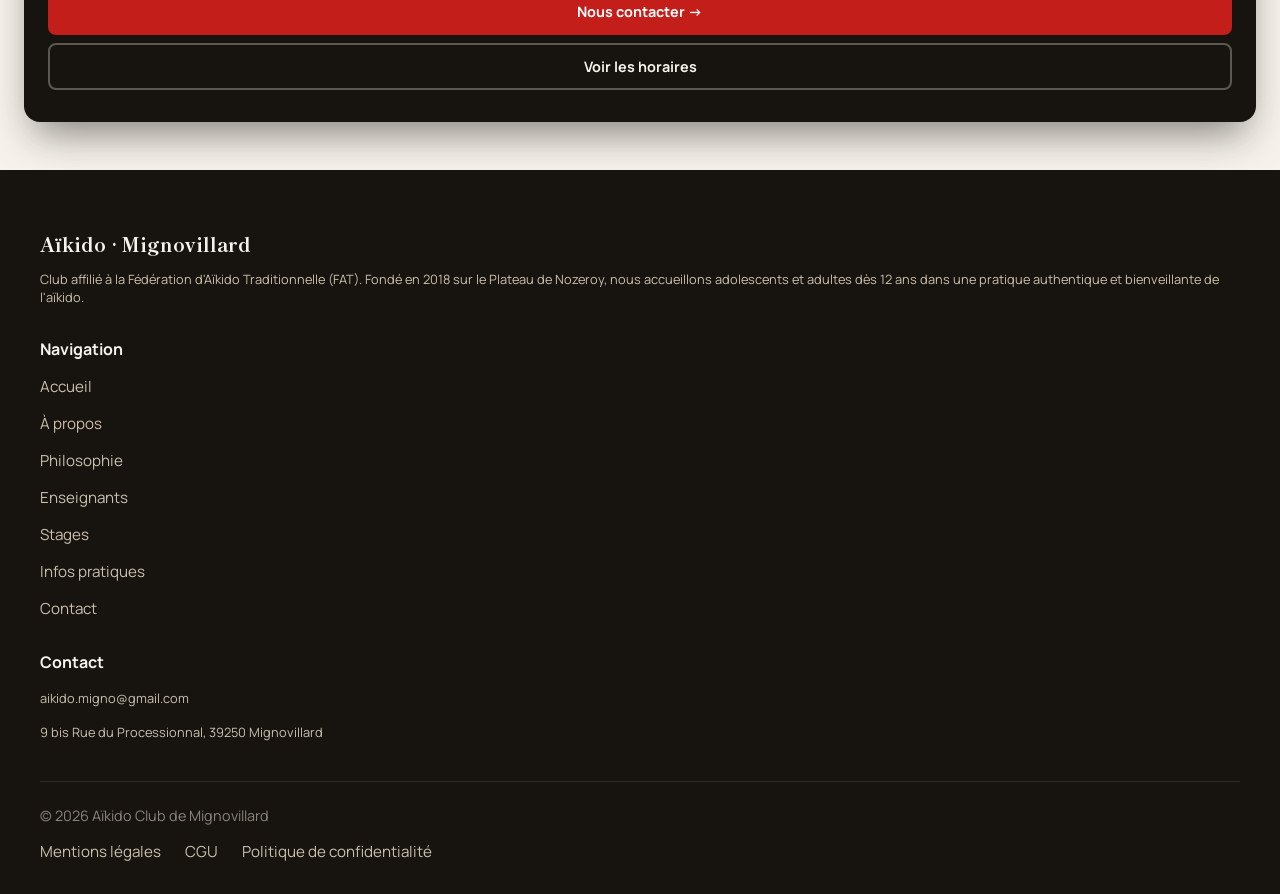
<file: philosophie.html>
<!DOCTYPE html>
<html lang="fr">

<head>
    <meta charset="UTF-8">
    <meta name="viewport" content="width=device-width, initial-scale=1.0">
    <title>Philosophie — Aïkido Club de Mignovillard</title>
    <meta name="description" content="Aïkido Club de Mignovillard — cours d'aïkido dans le Jura, dès 12 ans, débutants bienvenus, deux séances d'essai gratuites.">
    <link rel="stylesheet" href="style.css">
</head>

<body>
    <header>
        <a href="index.html" class="logo"><img src="images/logo_petit.jpeg" alt="Aïkido Club de Mignovillard"></a>
        <button class="burger" id="burger-btn" aria-label="Ouvrir le menu">
            <span></span>
            <span></span>
            <span></span>
        </button>
        <nav id="main-nav">
            <a href="a-propos.html">À propos</a>
            <a href="philosophie.html" class="active">Philosophie</a>
            <a href="enseignants.html">Enseignants</a>
            <a href="stages.html">Stages</a>
            <a href="infos-pratiques.html">Infos pratiques</a>
            <a href="contact.html" class="btn-primary">Contact</a>
        </nav>
    </header>

    <main>
        <section id="philo-hero">
            <div class="section-header">
                <p class="eyebrow-dark">Philosophie</p>
                <h1>L'harmonie plutôt que l'affrontement.</h1>
                <p>L'aïkido (合気道, « la voie de l'harmonie des énergies ») est un art martial japonais fondé au XXe siècle par Morihei Ueshiba. Sa particularité : ne jamais opposer la force à la force.</p>
            </div>
            <img src="images/entrainement_nb_2026.jpg" alt="Entraînement d'aïkido au dojo : projection sur le tatami">
        </section>

        <section id="what-is">
            <div class="section-header">
                <p class="eyebrow-dark">C'est quoi, l'aïkido ?</p>
                <h2>Utiliser l'énergie de l'adversaire plutôt que la force brute.</h2>
                <p>Plutôt que de résister frontalement à une attaque, le pratiquant apprend à en accompagner le mouvement pour la rediriger, déséquilibrer et neutraliser sans blesser. C'est un art martial complet : il combine projections, immobilisations, clés et travail aux armes traditionnelles.</p>
            </div>
        </section>

        <section id="principles">
            <div class="section-header">
                <p class="eyebrow-dark">Les principes fondateurs</p>
                <h2>Trois idées qui traversent toute la pratique.</h2>
            </div>
            <div class="card-group">
                <div class="card">
                    <p class="card-icon">心</p>
                    <div class="card-text">
                        <h3>Respect</h3>
                        <p>Du partenaire, du dojo, de soi-même. Le respect n'est pas une formalité : c'est ce qui rend la pratique possible.</p>
                    </div>
                </div>
                <div class="card">
                    <p class="card-icon">武</p>
                    <div class="card-text">
                        <h3>Harmonie</h3>
                        <p>Ne pas s'opposer, mais accompagner. Neutraliser une attaque sans chercher à dominer ou blesser.</p>
                    </div>
                </div>
                <div class="card">
                    <p class="card-icon">和</p>
                    <div class="card-text">
                        <h3>Progression</h3>
                        <p>Pas de compétition, pas de classement. Le chemin compte plus que la performance immédiate.</p>
                    </div>
                </div>
            </div>
        </section>

        <section id="weapons">
            <div class="split-layout">
                <div class="split-layout-text">
                    <div class="section-header">
                        <p class="eyebrow-dark">Le travail aux armes</p>
                        <h2>Une tradition martiale japonaise à part entière.</h2>
                        <p>L'aïkido intègre le travail aux armes traditionnelles japonaises, introduites progressivement selon le niveau du pratiquant.</p>
                    </div>
                </div>
                <div class="reason-list">
                    <div class="audience-row">
                        <p class="audience-icon">剣</p>
                        <div class="card-text">
                            <h3>Bokken</h3>
                            <p>Sabre en bois, utilisé pour travailler les principes de coupe, de distance et de posture.</p>
                        </div>
                    </div>
                    <div class="audience-row">
                        <p class="audience-icon">刀</p>
                        <div class="card-text">
                            <h3>Tantō</h3>
                            <p>Couteau ou poignard en bois, pour les techniques de défense face aux attaques rapprochées.</p>
                        </div>
                    </div>
                    <div class="audience-row">
                        <p class="audience-icon">刀</p>
                        <div class="card-text">
                            <h3>Katana</h3>
                            <p>Sabre japonais, abordé pour approfondir les principes qui fondent les techniques à mains nues.</p>
                        </div>
                    </div>
                    <div class="audience-row">
                        <p class="audience-icon">杖</p>
                        <div class="card-text">
                            <h3>Jō</h3>
                            <p>Bâton court, pour développer la coordination, la distance et le contrôle du mouvement.</p>
                        </div>
                    </div>
                </div>
            </div>
        </section>

        <section id="for-whom">
            <div class="section-header">
                <p class="eyebrow-dark">Pour qui ?</p>
                <h2>Un art de vie, pas seulement un sport.</h2>
                <p>L'aïkido n'a pas d'exigence de force ou de morphologie particulière. Il s'adresse à toute personne, dès 12 ans, qui souhaite développer sa confiance en soi, sa maîtrise du corps et son calme face aux situations de tension — sur le tatami comme dans la vie quotidienne.</p>
            </div>
        </section>

        <section id="benefits">
            <div class="section-header">
                <p class="eyebrow-dark">Bienfaits</p>
                <h2>Ce que la pratique apporte, sur le tatami et en dehors.</h2>
            </div>
            <div class="card-group">
                <div class="card">
                    <p class="card-icon">体</p>
                    <div class="card-text">
                        <h3>Sur le plan physique</h3>
                        <p>Souplesse, coordination, gainage et réflexes se développent progressivement, à un rythme adapté à chacun.</p>
                    </div>
                </div>
                <div class="card">
                    <p class="card-icon">心</p>
                    <div class="card-text">
                        <h3>Sur le plan mental</h3>
                        <p>Concentration, gestion du stress et confiance en soi se travaillent séance après séance.</p>
                    </div>
                </div>
            </div>
        </section>

        <section id="join-cta">
            <div class="cta-card">
                <div class="cta-text">
                    <p class="eyebrow-light">Rejoignez-nous</p>
                    <h2>Envie de ressentir l'aïkido par vous-même ?</h2>
                    <p>Deux séances d'essai gratuites, sans engagement, pour découvrir la pratique.</p>
                </div>
                <div class="button-group">
                    <a class="btn-primary" href="contact.html">Nous contacter →</a>
                    <a class="btn-ghost" href="infos-pratiques.html">Voir les horaires</a>
                </div>
            </div>
        </section>
    </main>

    <footer>
        <div class="footer-columns">
            <div class="footer-brand">
                <h3>Aïkido · Mignovillard</h3>
                <p>Club affilié à la Fédération d'Aïkido Traditionnelle (FAT). Fondé en 2018 sur le Plateau de Nozeroy, nous accueillons adolescents et adultes dès 12 ans dans une pratique authentique et bienveillante de l'aïkido.</p>
            </div>
            <div class="footer-nav">
                <h4>Navigation</h4>
                <a href="index.html" class="tlink">Accueil</a>
                <a href="a-propos.html" class="tlink">À propos</a>
                <a href="philosophie.html" class="tlink">Philosophie</a>
                <a href="enseignants.html" class="tlink">Enseignants</a>
                <a href="stages.html" class="tlink">Stages</a>
                <a href="infos-pratiques.html" class="tlink">Infos pratiques</a>
                <a href="contact.html" class="tlink">Contact</a>
            </div>
            <div class="footer-contact">
                <h4>Contact</h4>
                <p>aikido.migno@gmail.com</p>
                <p>9 bis Rue du Processionnal, 39250 Mignovillard</p>
            </div>
        </div>
        <div class="footer-bottom">
            <p>© 2026 Aïkido Club de Mignovillard</p>
            <div class="footer-legal">
                <a href="mentions-legales.html" class="tlink">Mentions légales</a>
                <a href="cgu.html" class="tlink">CGU</a>
                <a href="politique-confidentialite.html" class="tlink">Politique de confidentialité</a>
            </div>
        </div>
    </footer>
    <script src="script.js"></script>
</body>
</html>
</file>
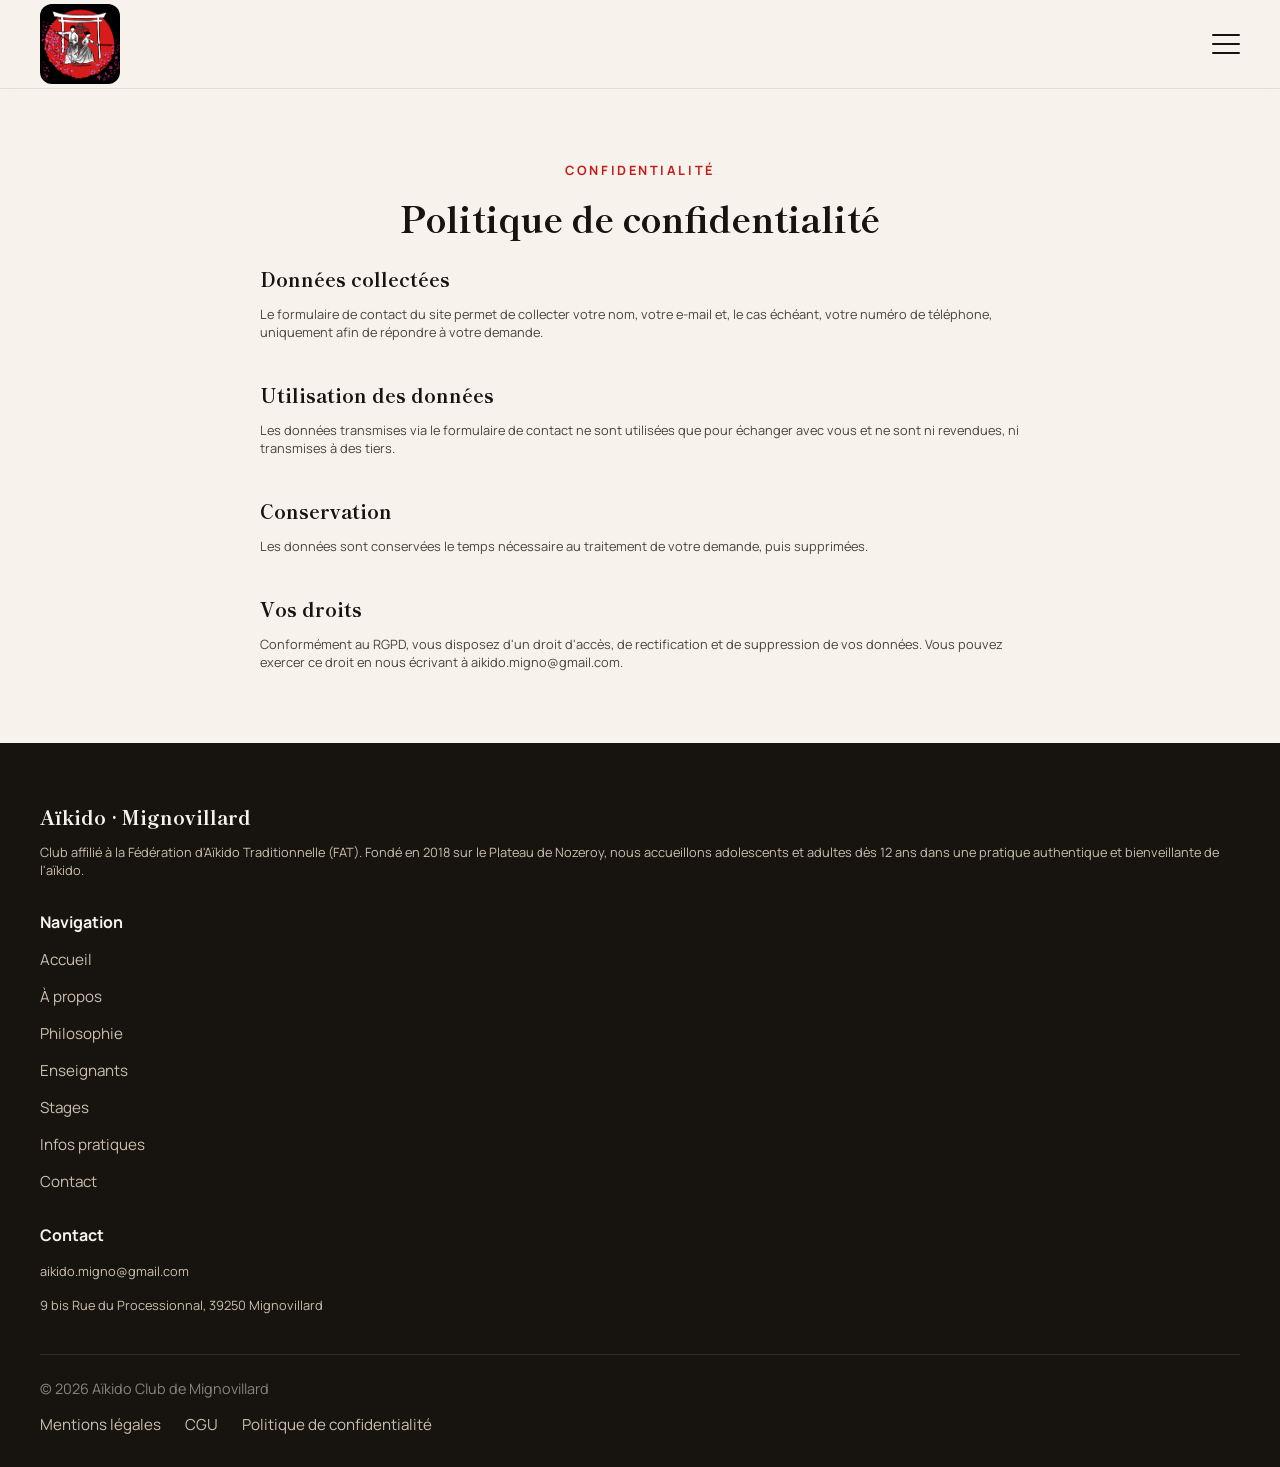
<file: politique-confidentialite.html>
<!DOCTYPE html>
<html lang="fr">

<head>
    <meta charset="UTF-8">
    <meta name="viewport" content="width=device-width, initial-scale=1.0">
    <title>Politique de confidentialité — Aïkido Club de Mignovillard</title>
    <meta name="description" content="Aïkido Club de Mignovillard — cours d'aïkido dans le Jura, dès 12 ans, débutants bienvenus, deux séances d'essai gratuites.">
    <link rel="stylesheet" href="style.css">
</head>

<body>
    <header>
        <a href="index.html" class="logo"><img src="images/logo_petit.jpeg" alt="Aïkido Club de Mignovillard"></a>
        <button class="burger" id="burger-btn" aria-label="Ouvrir le menu">
            <span></span>
            <span></span>
            <span></span>
        </button>
        <nav id="main-nav">
            <a href="a-propos.html">À propos</a>
            <a href="philosophie.html">Philosophie</a>
            <a href="enseignants.html">Enseignants</a>
            <a href="stages.html">Stages</a>
            <a href="infos-pratiques.html">Infos pratiques</a>
            <a href="contact.html" class="btn-primary">Contact</a>
        </nav>
    </header>

    <main>
        <section id="legal-content">
            <div class="section-header">
                <p class="eyebrow-dark">Confidentialité</p>
                <h1>Politique de confidentialité</h1>
            </div>
            <div class="legal-text">
                <h3>Données collectées</h3>
                <p>Le formulaire de contact du site permet de collecter votre nom, votre e-mail et, le cas échéant, votre numéro de téléphone, uniquement afin de répondre à votre demande.</p>
                <h3>Utilisation des données</h3>
                <p>Les données transmises via le formulaire de contact ne sont utilisées que pour échanger avec vous et ne sont ni revendues, ni transmises à des tiers.</p>
                <h3>Conservation</h3>
                <p>Les données sont conservées le temps nécessaire au traitement de votre demande, puis supprimées.</p>
                <h3>Vos droits</h3>
                <p>Conformément au RGPD, vous disposez d'un droit d'accès, de rectification et de suppression de vos données. Vous pouvez exercer ce droit en nous écrivant à aikido.migno@gmail.com.</p>
            </div>
        </section>
    </main>

    <footer>
        <div class="footer-columns">
            <div class="footer-brand">
                <h3>Aïkido · Mignovillard</h3>
                <p>Club affilié à la Fédération d'Aïkido Traditionnelle (FAT). Fondé en 2018 sur le Plateau de Nozeroy, nous accueillons adolescents et adultes dès 12 ans dans une pratique authentique et bienveillante de l'aïkido.</p>
            </div>
            <div class="footer-nav">
                <h4>Navigation</h4>
                <a href="index.html" class="tlink">Accueil</a>
                <a href="a-propos.html" class="tlink">À propos</a>
                <a href="philosophie.html" class="tlink">Philosophie</a>
                <a href="enseignants.html" class="tlink">Enseignants</a>
                <a href="stages.html" class="tlink">Stages</a>
                <a href="infos-pratiques.html" class="tlink">Infos pratiques</a>
                <a href="contact.html" class="tlink">Contact</a>
            </div>
            <div class="footer-contact">
                <h4>Contact</h4>
                <p>aikido.migno@gmail.com</p>
                <p>9 bis Rue du Processionnal, 39250 Mignovillard</p>
            </div>
        </div>
        <div class="footer-bottom">
            <p>© 2026 Aïkido Club de Mignovillard</p>
            <div class="footer-legal">
                <a href="mentions-legales.html" class="tlink">Mentions légales</a>
                <a href="cgu.html" class="tlink">CGU</a>
                <a href="politique-confidentialite.html" class="tlink">Politique de confidentialité</a>
            </div>
        </div>
    </footer>
    <script src="script.js"></script>
</body>
</html>
</file>
<file: style.css>
@font-face {
    font-family: 'Manrope';
    font-weight: bold;
    src: url(fonts/Manrope/static/Manrope-Bold.ttf);
}

@font-face {
    font-family: 'Manrope';
    font-weight: normal;
    src: url(fonts/Manrope/static/Manrope-Regular.ttf);
}

@font-face {
    font-family: 'Shippori Mincho';
    font-weight: bold;
    src: url(fonts/Shippori_Mincho/ShipporiMincho-ExtraBold.ttf)
}

@font-face {
    font-family: 'Shippori Mincho';
    font-weight: normal;
    src: url(fonts/Shippori_Mincho/ShipporiMincho-Regular.ttf);
}

header {
    position: sticky;
    top: 0px;
    z-index: 1;
    background: #f7f3ecd5;
    backdrop-filter: blur(8px);
    border-bottom: 1px solid #17140f17;
    display: flex;
    flex-direction: row;
    align-items: center;
    justify-content: space-between;
    padding: 4px 40px;
}

nav {
    display: flex;
    flex-direction: row;
    align-items: center;
    flex-wrap: wrap;
    gap: 24px;
}

nav a {
    text-decoration: none;
    color: #46403A;
    font-family: Manrope;
    font-weight: bold;
    font-size: 0.9em;
}

nav a:hover {
    color: #c41e1b;
}

nav a:active {
    color: #8c1009;
}

nav a.active {
    color: #c41e1b;
    position: relative;
}

nav a.active::after {
    content: "";
    position: absolute;
    left: -6px;
    right: -6px;
    bottom: -6px;
    height: 2px;
    background: #c41e1b;
    border-radius: 2px;
}

/* Le bouton Contact garde son texte blanc même marqué "page actuelle" :
   sans ça, "nav a.active" (texte rouge) l'emportait sur ".btn-primary"
   (texte blanc) et le texte devenait rouge sur fond rouge, invisible. */
header nav a.btn-primary.active {
    color: #ffffff;
}

header nav a.btn-primary.active::after {
    content: none;
}

h1 {
    font-family: 'Shippori Mincho';
    font-size: 3.8em;
    line-height: 1.08;
    margin: 0px;
    font-weight: bold;
    color: #17140F;
}

h2 {
    font-family: 'Shippori Mincho';
    font-size: 2.2em;
    line-height: 1.15;
    margin: 0px;
    font-weight: bold;
    color: #17140F;
}

h3 {
    font-family: 'Shippori Mincho';
    font-size: 1.6em;
    margin: 0px;
    color: #17140F;
}

p {
    font-family: 'Manrope';
    font-weight: normal;
    font-size: 1em;
    margin: 8px 0px;
    color: #4A443B;
}

body {
    background-color: #F7F3EC;
    margin: 0px;
}

img {
    border-radius: 12px;
}

section {
    padding: 104px 64px;
}

#hero-section,
#philo-hero,
#workshops-hero {
    padding: 64px 64px;
    display: flex;
    flex-direction: row;
    gap: 64px;
    align-items: center;
}

#history {
    background: #efe9dd;
    display: flex;
    flex-direction: row;
    gap: 64px;
}

#history .section-header {
    flex: 1.5;
}

#hero-section img,
#philo-hero img,
#workshops-hero img {
    flex: 1;
    min-width: 49%;
    height: 500px;
    width: 100%;
    object-fit: cover;
}

/* Cadrage calé à gauche pour garder le portrait de Maître Ueshiba */
#workshops-hero img {
    object-position: 25% center;
}

#about-hero,
#instructors-hero {
    padding: 64px 64px;
    display: flex;
    flex-direction: column;
    gap: 48px;
}

/* Photo de groupe panoramique : affichée en entier, sur toute la largeur */
#about-hero img,
#instructors-hero img {
    width: 100%;
    height: auto;
}

#president-quote img {
    flex: 1;
    min-width: 49%;
    height: 500px;
    width: 100%;
    object-fit: cover;
}

#values {
    background: #efe9dd;
    display: flex;
    flex-direction: column;
    gap: 40px;
}

#for-everyone {
    display: flex;
    flex-direction: row;
    margin: 80px;
    padding: 0px;
    box-shadow: 0 20px 40px -10px #17140F26;
    border-radius: 24px;
    background: #ffffff;
}

.split-panel-dark, 
.split-panel-light {
    flex: 1;
    display: flex;
    flex-direction: column;
    gap: 16px;
    position: relative;
}

.split-panel-dark {
    flex: 1;
    padding: 40px;    
    justify-content: space-between;
    background: #17140F;
    border-radius: 24px 0px 0px 24px;
}

.split-panel-light {
    flex: 2;
    justify-content: center;
    gap: 0px;
    border-radius: 0px 24px 24px 0px;
}

.split-panel-dark h2 {
    color: #F7F3EC;
}

.split-panel-dark p {
    color: #CABFAE;
}

.split-panel-dark .eyebrow,
.split-panel-dark .tagline {
    color: #e5a39a;
}

.tagline {
    font-family: 'Manrope';
    font-weight: bold;
    font-size: 0.9em;
}

.audience-row {
    display: flex;
    flex-direction: row;
    align-items: flex-start;
    gap: 24px;
    border-bottom: 1px solid #eee6d8;
    padding: 32px 32px;
}

.audience-row:last-child {
    border-bottom: none;
}

.split-layout {
    display: flex;
    flex-direction: row;
    gap: 64px;
}

.split-layout-text {
    flex: 1.5;
    min-width: 0;
    display: flex;
    flex-direction: column;
    gap: 32px;
    justify-content: center;
}

.split-layout-text .btn-primary {
    align-self: flex-start;
}

.reason-list {
    flex: 2;
    min-width: 0;
    display: grid;
    grid-template-columns: 1fr 1fr;
    gap: 1px;
    background: #eee6d8;
}

.reason-list.single-col {
    grid-template-columns: 1fr;
}

.reason-list .audience-row {
    border-bottom: none;
    background: #F7F3EC;
}


.card p {
    margin: 0px;
}

.card {
    background: #f5f3ee;
    border: 1px solid #e7dfd1;
    display: flex;
    flex-direction: column;
    gap: 16px;
    border-radius: 18px;
    padding: 28px 32px;
    flex: 1;
    min-width: 0;
}

.card-text {
    display: flex;
    flex-direction: column;
    gap: 4px;
}

.card-group {
    display: flex;
    flex-direction: row;
    gap: 8px;
}

.logo {
    font-family: 'Shippori Mincho';
    font-weight: bold;
    font-size: 20px;
    text-decoration: none;
    color: #17140f;
    flex-shrink: 0;
    display: flex;
    align-items: center;
}

.logo img {
    height: 80px;
    width: auto;
    display: block;
}

.button-group {
  display: flex;
  flex-wrap: wrap;
  flex-direction: row;
  align-items: center;
  gap: 8px;
}

.btn-primary,
.btn-secondary,
.btn-ghost {
    padding: 12px 20px;
    border-radius: 8px;
    font-family: 'Manrope';
    font-weight: bold;
    font-size: 0.9em;
    text-decoration: none;
}

.btn-primary {
    background: #c41e1b;
    border: 2px solid transparent;
    color: #ffffff;
}

.btn-primary:hover,
header nav a.btn-primary:hover {
    background: #a5140f;
    color: #ffffff;
}

.btn-primary:active,
header nav a.btn-primary:active {
    background: #8c1009;
    color: #ffffff;
    transform: translateY(1px);
}

.btn-secondary {
    color: #c41e1b;
    border: 2px solid #c41e1b;
}

.btn-secondary:hover {
    background: #F6E4E2;
}

.btn-secondary:active {
    background: #efcdc9;
    transform: translateY(1px);
}

.btn-ghost {
    color: #F7F3EC;
    border: 2px solid #f7f3ec4d;
}

.btn-ghost:hover {
    background: #f7f3ec1a;
}

.btn-ghost:active {
    background: #f7f3ec33;
    transform: translateY(1px);
}

.hero-content {
    flex: 1;
    min-width: 0;
    display: flex;
    flex-direction: column;
    gap: 16px;
}

.eyebrow-dark, 
.eyebrow-light {
    font-family: 'Manrope';
    font-weight: bold;
    font-size: 0.8em;
    letter-spacing: 0.2em;
    text-transform: uppercase;
}

.eyebrow-dark {
    color: #c41e1b;
}

.split-panel-dark .eyebrow-light,
.cta-card .eyebrow-light {
    color: #e5a39a;
}

.card-icon, 
.audience-icon {
    width: 54px;
    flex-shrink: 0;
    font-family: 'Shippori Mincho';
    font-size: 2.2em;
    color: #c41e1b;
}

.card-icon {
    height: 54px;
    border-radius: 8px;
    background: #F6E4E2;
    color: #C41E1B;
    display: flex;
    align-items: center;
    justify-content: center;
    margin-bottom: 20px;
    margin: 0px;
}

.audience-icon {
    color: #c41e1b;
    margin: 0;
    text-align: center;
}

.timeline {
    flex: 2;
    min-width: 0;
    display: flex;
    flex-direction: column;
}

.timeline-entry {
    display: flex;
    align-items: flex-start;
    gap: 24px;
}

.section-title {
    font-family: 'Shippori Mincho';
    font-weight: bold;
    font-size: 1.6em;
    color: #c41e1b;
    width: 70px;
    margin: 0px;
    flex-shrink: 0;
}

.entry-row {
    display: flex;
    gap: 24px;
    width: 100%;
}

.entry-marker {
    display: flex;
    align-items: center;
    flex-direction: column;
    margin-top: 8px;
}

.entry-content {
    padding-bottom: 8px;
    display: flex;
    flex-direction: column;
    gap: 4px;
}

.entry-content p {
    margin-top: 0px;
    margin-bottom: 32px;
}

.dot {
    width: 12px;
    height: 12px;
    margin-top: 6px;
    border-radius: 6px;
    flex-shrink: 0;
    background: #c41e1b;
}

.line {
    flex-grow: 1;
    margin: 8px;
    width: 1px;
    background: #17140f30;
}

#affiliation {
    background: #efe9dd;
}

#club-values {
    background: #efe9dd;
    display: flex;
    flex-direction: column;
    gap: 40px;
}

.affiliation-card {
    display: flex;
    flex-direction: row;
    align-items: center;
    gap: 64px;
}

.affiliation-text {
    flex: 1;
    min-width: 0;
    display: flex;
    flex-direction: column;
    gap: 12px;
}

.affiliation-text .btn-secondary {
    align-self: flex-start;
    margin-top: 12px;
}

.affiliation-logos {
    flex: 1;
    min-width: 0;
    display: flex;
    flex-direction: column;
    gap: 16px;
}

.logo-placeholder {
    background: #e9dfcb;
    border-radius: 12px;
    height: 80px;
    display: flex;
    align-items: center;
    justify-content: center;
}

.logo-card {
    background: #ffffff;
    border: 1px solid #e7dfd1;
    border-radius: 18px;
    padding: 32px;
    display: flex;
    align-items: center;
    justify-content: center;
}

.logo-card img {
    width: 100%;
    max-width: 280px;
    height: auto;
    border-radius: 0;
}

.logo-placeholder p {
    font-family: 'Manrope';
    font-size: 0.8em;
    color: #a39c8c;
    margin: 0;
}

#president-quote {
    display: flex;
    flex-direction: row;
    gap: 64px;
    align-items: center;
}

.quote-block {
    flex: 1;
    min-width: 0;
    display: flex;
    flex-direction: column;
}

.quote-text {
    font-family: 'Shippori Mincho';
    font-weight: bold;
    font-size: 1.6em;
    line-height: 1.4;
    color: #17140F;
}

.quote-author {
    font-family: 'Manrope';
    font-size: 0.9em;
    color: #4A443B;
}

#join-cta {
    padding: 80px 64px;
}

.cta-card {
    background: #17140F;
    box-shadow: 0 20px 40px -10px #17140f87;
    border-radius: 24px;
    padding: 48px;
    display: flex;
    flex-direction: row;
    justify-content: space-between;
    align-items: center;
    gap: 80px;
}

.cta-card .button-group {
    flex-direction: column;
    align-items: stretch;
    text-align: center;
    width: 50%;
}

.cta-text {
    flex: 1;
    min-width: 0;
    display: flex;
    flex-direction: column;
    gap: 8px;
}

.cta-text h2,
.cta-text p {
    color: #F7F3EC;
}

footer {
    background: #17140F;
    padding: 60px 40px 32px 40px;
}

.footer-columns {
    display: flex;
    flex-direction: row;
    gap: 64px;
    padding-bottom: 40px;
}

.footer-brand {
    flex: 2;
    min-width: 0;
    display: flex;
    flex-direction: column;
    gap: 12px;
}

.footer-brand h3,
.footer-nav h4,
.footer-contact h4 {
    color: #F7F3EC;
}

.footer-brand p,
.footer-contact p {
    color: #CABFAE;
    margin: 0;
}

.footer-nav,
.footer-contact {
    flex: 1;
    display: flex;
    flex-direction: column;
    gap: 16px;
}

.footer-nav h4,
.footer-contact h4 {
    font-family: 'Manrope';
    font-weight: bold;
    font-size: 1em;
    margin: 0;
}

.tlink {
    text-decoration: none;
    color: #CABFAE;
    font-family: 'Manrope';
    font-size: 0.95em;
    transition: color .15s ease;
}

.tlink:hover {
    color: #c41e1b;
}

.tlink:active {
    color: #8c1009;
}

.footer-bottom {
    display: flex;
    flex-direction: row;
    justify-content: space-between;
    align-items: center;
    flex-wrap: wrap;
    gap: 16px;
    padding-top: 24px;
    border-top: 1px solid #ffffff1a;
}

.footer-bottom p {
    color: #8a8378;
    margin: 0;
    font-size: 0.9em;
}

.footer-legal {
    display: flex;
    flex-direction: row;
    gap: 24px;
}


.burger {
    display: none;
    flex-direction: column;
    justify-content: space-between;
    width: 28px;
    height: 20px;
    background: none;
    border: none;
    padding: 0;
    cursor: pointer;
    z-index: 2;
}

.burger span {
    width: 100%;
    height: 2px;
    background: #17140F;
    border-radius: 2px;
}

@media screen and (max-width: 1280px) {
    section {
        padding: 64px 24px;
    }

    h1 {
        font-size: 2.2em;
    }

    h2 {
        font-size: 1.6em;
    }

    h3 {
        font-size: 1.2em;
    }

    p {
        font-size: 0.8em;
    }

    .burger {
        display: flex;
    }

    header nav {
        display: none;
        position: absolute;
        top: 100%;
        left: 0;
        width: 100%;
        background: #F7F3EC;
        flex-direction: column;
        align-items: stretch;
        padding: 24px;
        gap: 16px;
        border-bottom: 1px solid #17140f17;
    }

    header nav.open {
        display: flex;
    }

    header nav a {
        text-align: center;
        padding: 12px 0;
    }

    header {
        position: relative;
    }

    #hero-section,
    #workshops-hero {
        flex-direction: column;
        padding: 32px 24px;
        gap: 32px;
    }

    #hero-section img,
    #workshops-hero img {
        min-width: 100%;
        max-height: 280px;
    }

    #for-everyone {
        flex-direction: column;
        margin: 80px 24px;
        box-shadow: 0 8px 40px -10px #17140F26;
    }

    .split-panel-dark {
        border-radius: 12px 12px 0 0;
        padding: 32px 24px;
    }

    .card {
        flex-direction: row;
        padding: 24px;
        border-radius: 12px;
    }

    .split-panel-light {
        border-radius: 0 0 12px 12px;
    }

    .audience-row {
        padding: 24px;
        gap: 16px;
    }

    .card-group {
        flex-direction: column;
    }

    .split-layout {
        flex-direction: column;
        gap: 32px;
    }

    .split-layout-text {
        gap: 8px;
    }

    .reason-list {
        grid-template-columns: 1fr;
    }

    .reason-list .audience-row {
        padding: 16px 0px;
    }

    .reason-list .audience-row:nth-child(odd) {
        border-right: none;
    }

    #join-cta {
        padding: 48px 24px;
    }

    .cta-card {
        flex-direction: column;
        align-items: stretch;
        gap: 32px;
        padding: 32px 24px;
        border-radius: 16px;
    }

    .cta-card .button-group {
        width: 100%;
    }

    .footer-columns {
        flex-direction: column;
        gap: 32px;
    }

    .footer-bottom {
        flex-direction: column;
        align-items: flex-start;
    }
}
/* ============================================================
   AJOUTS — FAQ, avis, cartes infos pratiques, formulaire contact,
   pages légales, 404
   ============================================================ */

.section-header {
    display: flex;
    flex-direction: column;
    gap: 12px;
    max-width: 720px;
}

/* ---- FAQ (accordéon natif <details>) ---- */
#faq, #workshops-faq, #practical-faq {
    display: flex;
    flex-direction: column;
    gap: 40px;
    background: #efe9dd;
}

.faq-list {
    display: flex;
    flex-direction: column;
    gap: 12px;
}

.faq-item {
    background: #ffffff;
    border: 1px solid #e7dfd1;
    border-radius: 14px;
    padding: 4px 28px;
}

.faq-item.faq-static {
    padding: 20px 28px;
}

.faq-item summary {
    font-family: 'Manrope';
    font-weight: bold;
    color: #17140F;
    padding: 20px 0;
    cursor: pointer;
    list-style: none;
    display: flex;
    justify-content: space-between;
    align-items: center;
    gap: 16px;
}

.faq-item summary::-webkit-details-marker {
    display: none;
}

.faq-item summary::after {
    content: "+";
    font-family: 'Shippori Mincho';
    font-size: 1.4em;
    color: #c41e1b;
    flex-shrink: 0;
    transition: transform 0.15s ease;
}

.faq-item[open] summary::after {
    transform: rotate(45deg);
}

.faq-item p {
    padding-bottom: 20px;
    margin: 0;
}

/* ---- Calendrier des stages (chargé depuis Google Sheets) ---- */
.stages-calendar {
    margin-bottom: 16px;
}

.stages-table-wrap {
    overflow-x: auto;
    background: #ffffff;
    border: 1px solid #e7dfd1;
    border-radius: 14px;
}

.stages-table {
    width: 100%;
    border-collapse: collapse;
    text-align: left;
}

.stages-table th {
    font-family: 'Manrope';
    font-size: 0.8em;
    text-transform: uppercase;
    letter-spacing: 0.08em;
    color: #c41e1b;
    background: #F6E4E2;
    padding: 14px 28px;
}

.stages-table td {
    padding: 18px 28px;
    border-top: 1px solid #e7dfd1;
    color: #17140F;
}

.stages-table td:first-child {
    font-weight: bold;
}

.stage-status {
    display: inline-block;
    padding: 4px 12px;
    border-radius: 999px;
    font-size: 0.85em;
    font-weight: bold;
    white-space: nowrap;
}

.stage-status-upcoming {
    background: #F6E4E2;
    color: #C41E1B;
}

.stage-status-done {
    background: #e7dfd1;
    color: #6b6357;
}

/* Stage déjà effectué : ligne atténuée */
.stages-table tr.stage-done td {
    color: #8a8276;
}

@media screen and (max-width: 1280px) {
    .stages-table th,
    .stages-table td {
        padding: 12px 16px;
    }
}

/* ---- Carrousel des stages passés (photos Google Drive) ---- */
.carousel {
    max-width: 960px;
    margin: 48px auto 0;
}

.carousel-viewport {
    position: relative;
    overflow: hidden;
    border-radius: 18px;
    background: #17140F;
    aspect-ratio: 3 / 2;
    max-width: 100%;
}

.carousel-track {
    display: flex;
    height: 100%;
    transition: transform 0.4s ease;
}

.carousel-slide {
    flex: 0 0 100%;
    height: 100%;
}

/* Photo entière (portrait ou paysage), sans recadrage */
.carousel-slide img {
    width: 100%;
    height: 100%;
    object-fit: contain;
    border-radius: 0;
    display: block;
}

.carousel-btn {
    position: absolute;
    top: 50%;
    transform: translateY(-50%);
    width: 48px;
    height: 48px;
    border: none;
    border-radius: 50%;
    background: #F7F3ECE6;
    color: #c41e1b;
    font-size: 2em;
    line-height: 1;
    cursor: pointer;
    box-shadow: 0 4px 16px -4px #17140F66;
}

.carousel-btn:hover {
    background: #F7F3EC;
}

.carousel-btn:focus-visible {
    outline: 3px solid #c41e1b;
    outline-offset: 2px;
}

.carousel-prev { left: 16px; }
.carousel-next { right: 16px; }

.carousel-footer {
    display: flex;
    justify-content: space-between;
    gap: 16px;
    margin-top: 12px;
}

.carousel-footer p {
    margin: 0;
}

.carousel-counter {
    color: #8a8276;
    white-space: nowrap;
    margin-left: auto !important;
}

@media screen and (max-width: 1280px) {
    .carousel {
        margin-top: 32px;
    }

    .carousel-btn {
        width: 40px;
        height: 40px;
        font-size: 1.6em;
    }

    .carousel-prev { left: 8px; }
    .carousel-next { right: 8px; }
}

/* ---- Avis / témoignages ---- */
#reviews {
    display: flex;
    flex-direction: column;
    gap: 40px;
}

.testimonial-group {
    align-items: stretch;
}

.testimonial-card {
    flex: 1;
    justify-content: space-between;
}

.quote-mark {
    font-family: 'Shippori Mincho';
    font-size: 2.4em;
    color: #c41e1b;
    margin: 0;
    line-height: 1;
}

.testimonial-author {
    font-family: 'Manrope';
    font-weight: bold;
    font-size: 0.85em;
    color: #17140F;
    margin-top: 12px;
}

/* ---- Cartes infos pratiques (horaires / cotisation) ---- */
#practical-info-home, #info-cards {
    display: flex;
    flex-direction: column;
    gap: 40px;
}

.info-grid {
    display: flex;
    flex-direction: row;
    gap: 24px;
}

.info-card {
    flex: 1;
    background: #ffffff;
    border: 1px solid #e7dfd1;
    border-radius: 18px;
    padding: 32px;
    display: flex;
    flex-direction: column;
    gap: 8px;
}

.info-card .card-icon {
    margin-bottom: 12px;
}

/* Enseignants : badge « 先生 » (sensei), deux kanji côte à côte */
.instructor-card .card-icon {
    width: auto;
    align-self: flex-start;
    padding: 0 14px;
    font-size: 1.8em;
    letter-spacing: 0.05em;
}

.info-card-facts {
    background: #f5f3ee;
    border-radius: 12px;
    padding: 16px 20px;
    margin: 12px 0;
}

.info-card-facts p {
    margin: 4px 0;
    font-size: 0.95em;
}

.info-card .btn-primary {
    align-self: flex-start;
    margin-top: 8px;
}

/* ---- Contact ---- */
#contact-layout {
    background: #efe9dd;
}

.contact-grid {
    display: flex;
    flex-direction: row;
    gap: 40px;
    align-items: flex-start;
}

.contact-form {
    flex: 1.4;
    min-width: 0;
    background: #ffffff;
    border: 1px solid #e7dfd1;
    border-radius: 18px;
    padding: 36px;
    display: flex;
    flex-direction: column;
    gap: 18px;
}

.form-row {
    display: flex;
    flex-direction: column;
    gap: 6px;
}

.form-row label {
    font-family: 'Manrope';
    font-weight: bold;
    font-size: 0.85em;
    color: #17140F;
}

.form-row input,
.form-row textarea {
    font-family: 'Manrope';
    font-size: 0.95em;
    color: #17140F;
    background: #F7F3EC;
    border: 1px solid #e7dfd1;
    border-radius: 8px;
    padding: 12px 14px;
    resize: vertical;
}

.form-row input:focus,
.form-row textarea:focus {
    outline: none;
    border-color: #c41e1b;
}

.contact-form .btn-primary {
    align-self: flex-start;
    border: none;
    cursor: pointer;
    font-size: 0.95em;
}

.form-status {
    font-family: 'Manrope';
    font-size: 0.9em;
    min-height: 1.2em;
}

.form-status-success {
    color: #2f7a3d;
}

.form-status-error {
    color: #c41e1b;
}

.contact-info {
    flex: 1;
    min-width: 0;
    display: flex;
    flex-direction: column;
    gap: 16px;
}

.contact-info .info-card {
    gap: 4px;
}

.tlink-dark {
    color: #c41e1b;
    text-decoration: none;
    font-weight: bold;
}

.tlink-dark:hover {
    text-decoration: underline;
}

/* ---- Pages légales ---- */
.legal-text {
    display: flex;
    flex-direction: column;
    gap: 4px;
    max-width: 760px;
}

.legal-text h3 {
    margin-top: 28px;
}

/* ---- 404 ---- */
#notfound {
    min-height: 60vh;
    display: flex;
    align-items: center;
    justify-content: center;
}

.notfound-header {
    text-align: center;
    align-items: center;
    max-width: 560px;
    margin: 0 auto;
}

.notfound-header .button-group {
    justify-content: center;
    margin-top: 12px;
}

/* ---- Responsive ---- */
@media screen and (max-width: 1280px) {
    .info-grid,
    .contact-grid {
        flex-direction: column;
    }

    .testimonial-group {
        flex-direction: column;
    }

    .affiliation-card {
        flex-direction: column;
        align-items: stretch;
        gap: 32px;
    }
}

/* ---- Cartes Google Maps intégrées ---- */
.map-embed {
    width: 100%;
    height: 280px;
    border-radius: 12px;
    overflow: hidden;
}

.map-embed iframe {
    width: 100%;
    height: 100%;
    display: block;
}

/* ---- Titres de section isolés (sans photo ni carte à côté) ----
   Recentrés pour éviter un grand espace vide à droite. */
#what-is .section-header,
#for-whom .section-header,
#past .section-header,
#practical-hero .section-header,
#contact-hero .section-header {
    max-width: 680px;
    margin: 0 auto;
    text-align: center;
    align-items: center;
}

/* ---- Cartes avec photo en fondu (page Stages) ----
   La photo est visible en haut de la carte puis se fond
   dans la couleur de la carte, derrière le texte. */
.card-photo {
    min-height: 380px;
    justify-content: space-between;
    background:
        linear-gradient(to bottom, #f5f3ee33 0%, #f5f3eeB3 45%, #f5f3eeF2 65%, #f5f3ee 100%),
        var(--card-photo) var(--card-photo-pos, center 30%) / cover no-repeat;
}

.card-photo-interclub { --card-photo: url("images/interclub.jpg"); }
.card-photo-armes     { --card-photo: url("images/arme_1.jpg"); }
.card-photo-grades    { --card-photo: url("images/bandeau.jpg"); }

/* Enseignants : cadrage calé sur le visage de chacun */
.card-photo-vincent { --card-photo: url("images/entraineur_3.jpg"); --card-photo-pos: 30% 15%; }
.card-photo-cedric  { --card-photo: url("images/entraineur_1.jpg"); --card-photo-pos: 50% 15%; }
.card-photo-herve   { --card-photo: url("images/entraineur_2.jpg"); --card-photo-pos: 45% 10%; }

#legal-content .section-header {
    max-width: 680px;
    margin: 0 auto;
    text-align: center;
    align-items: center;
}

#legal-content .legal-text {
    margin: 0 auto;
}
</file>
